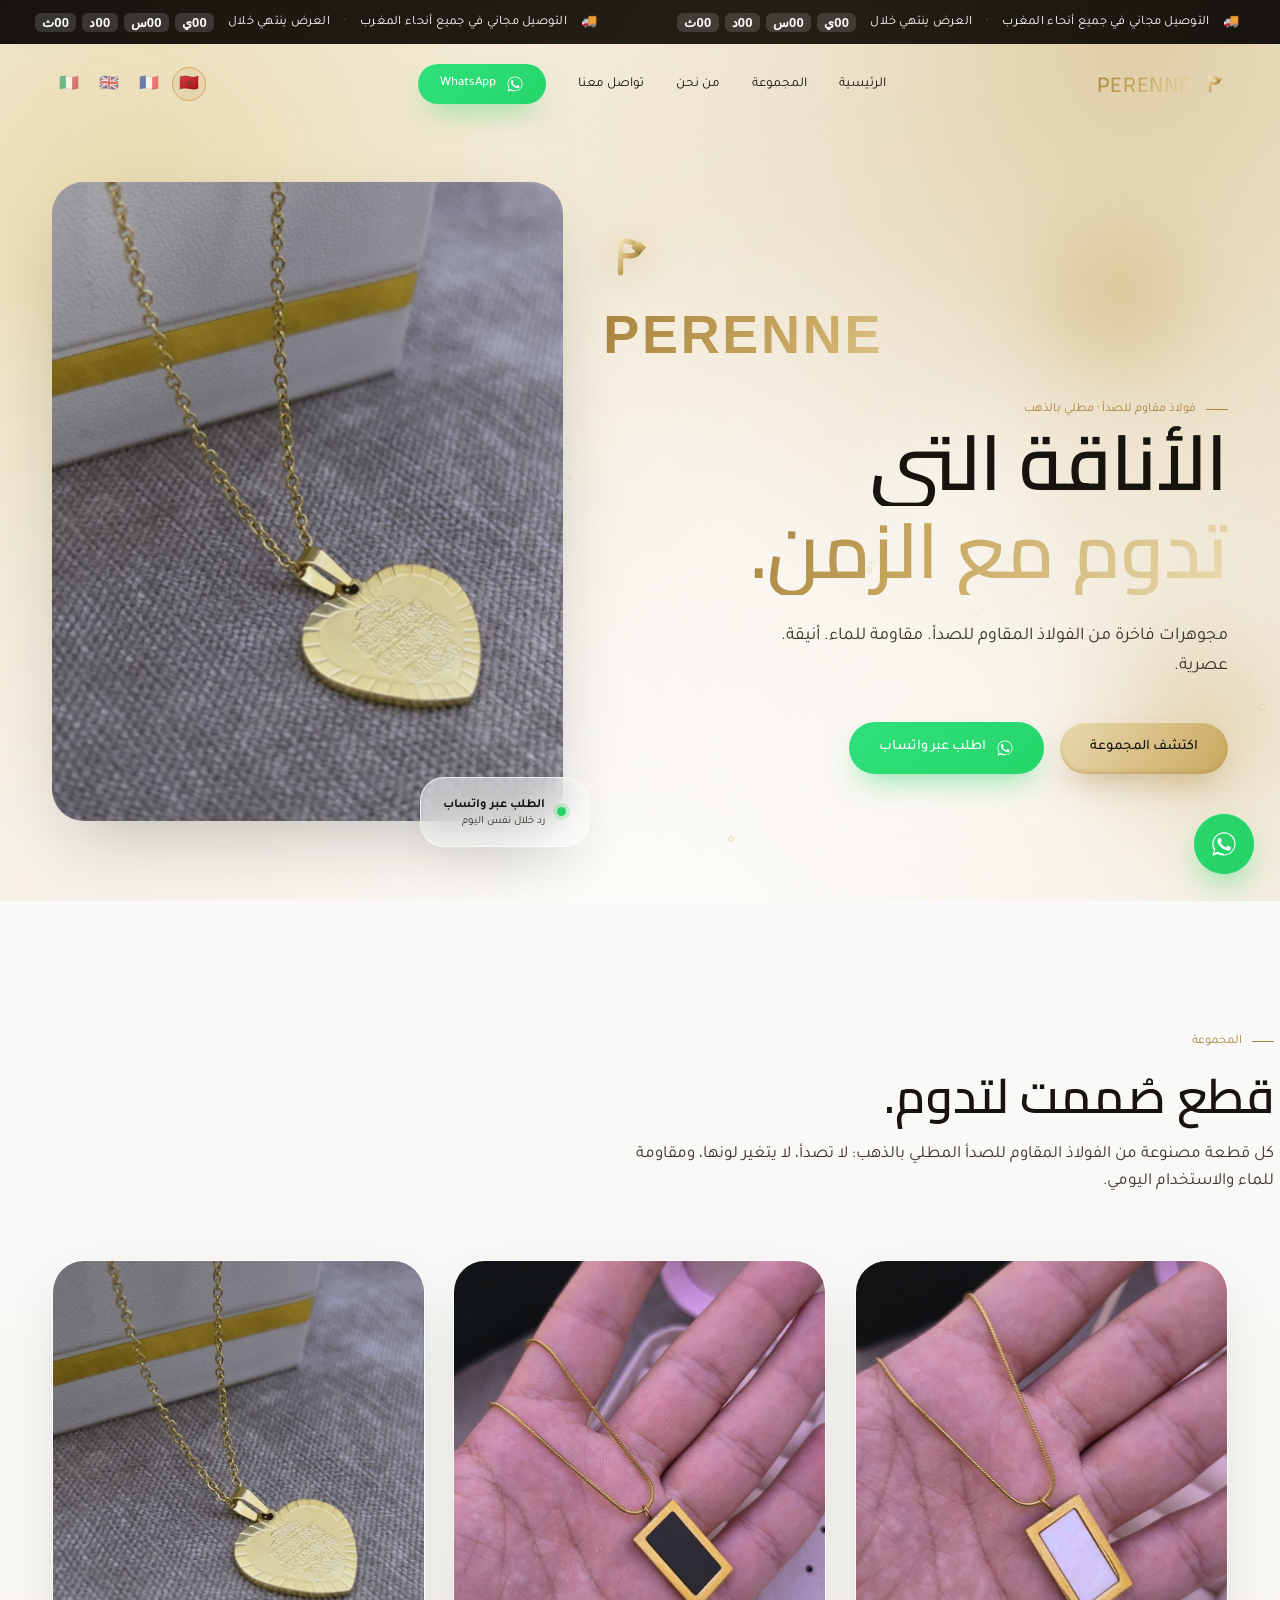
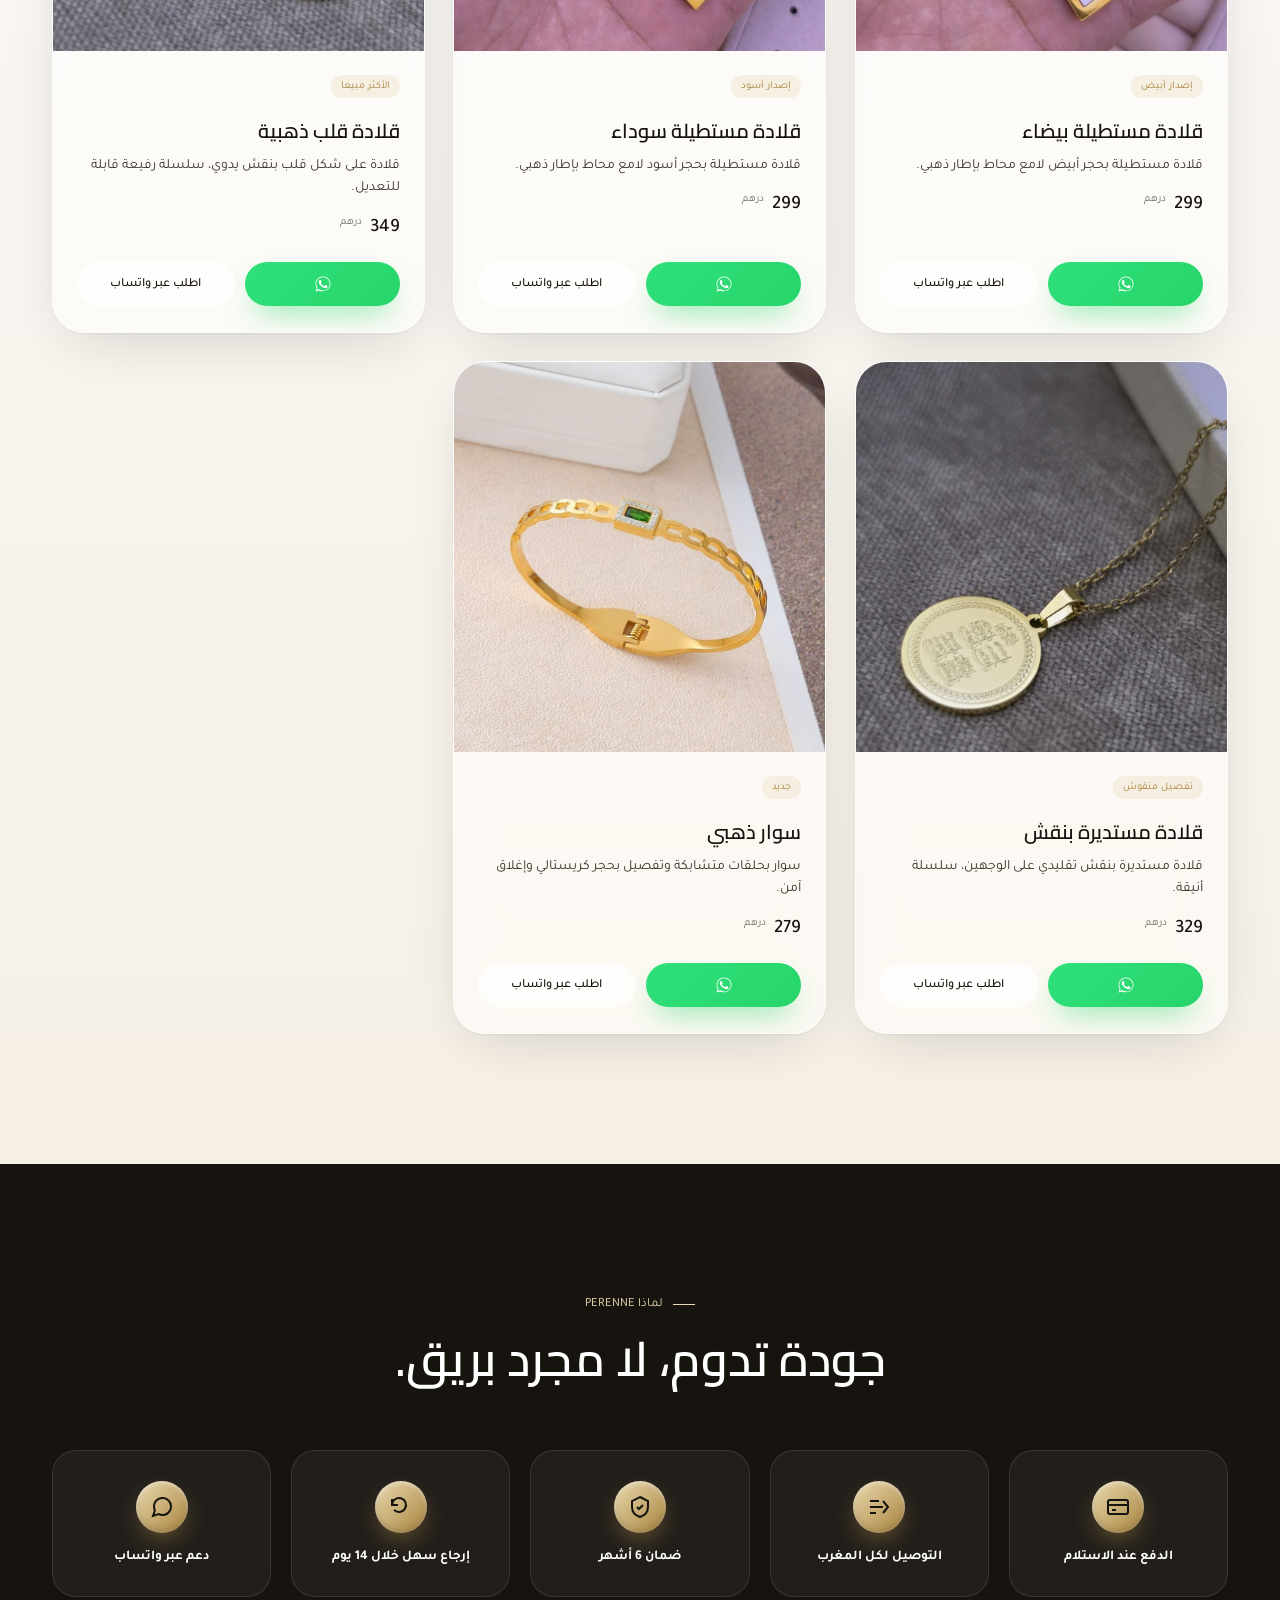
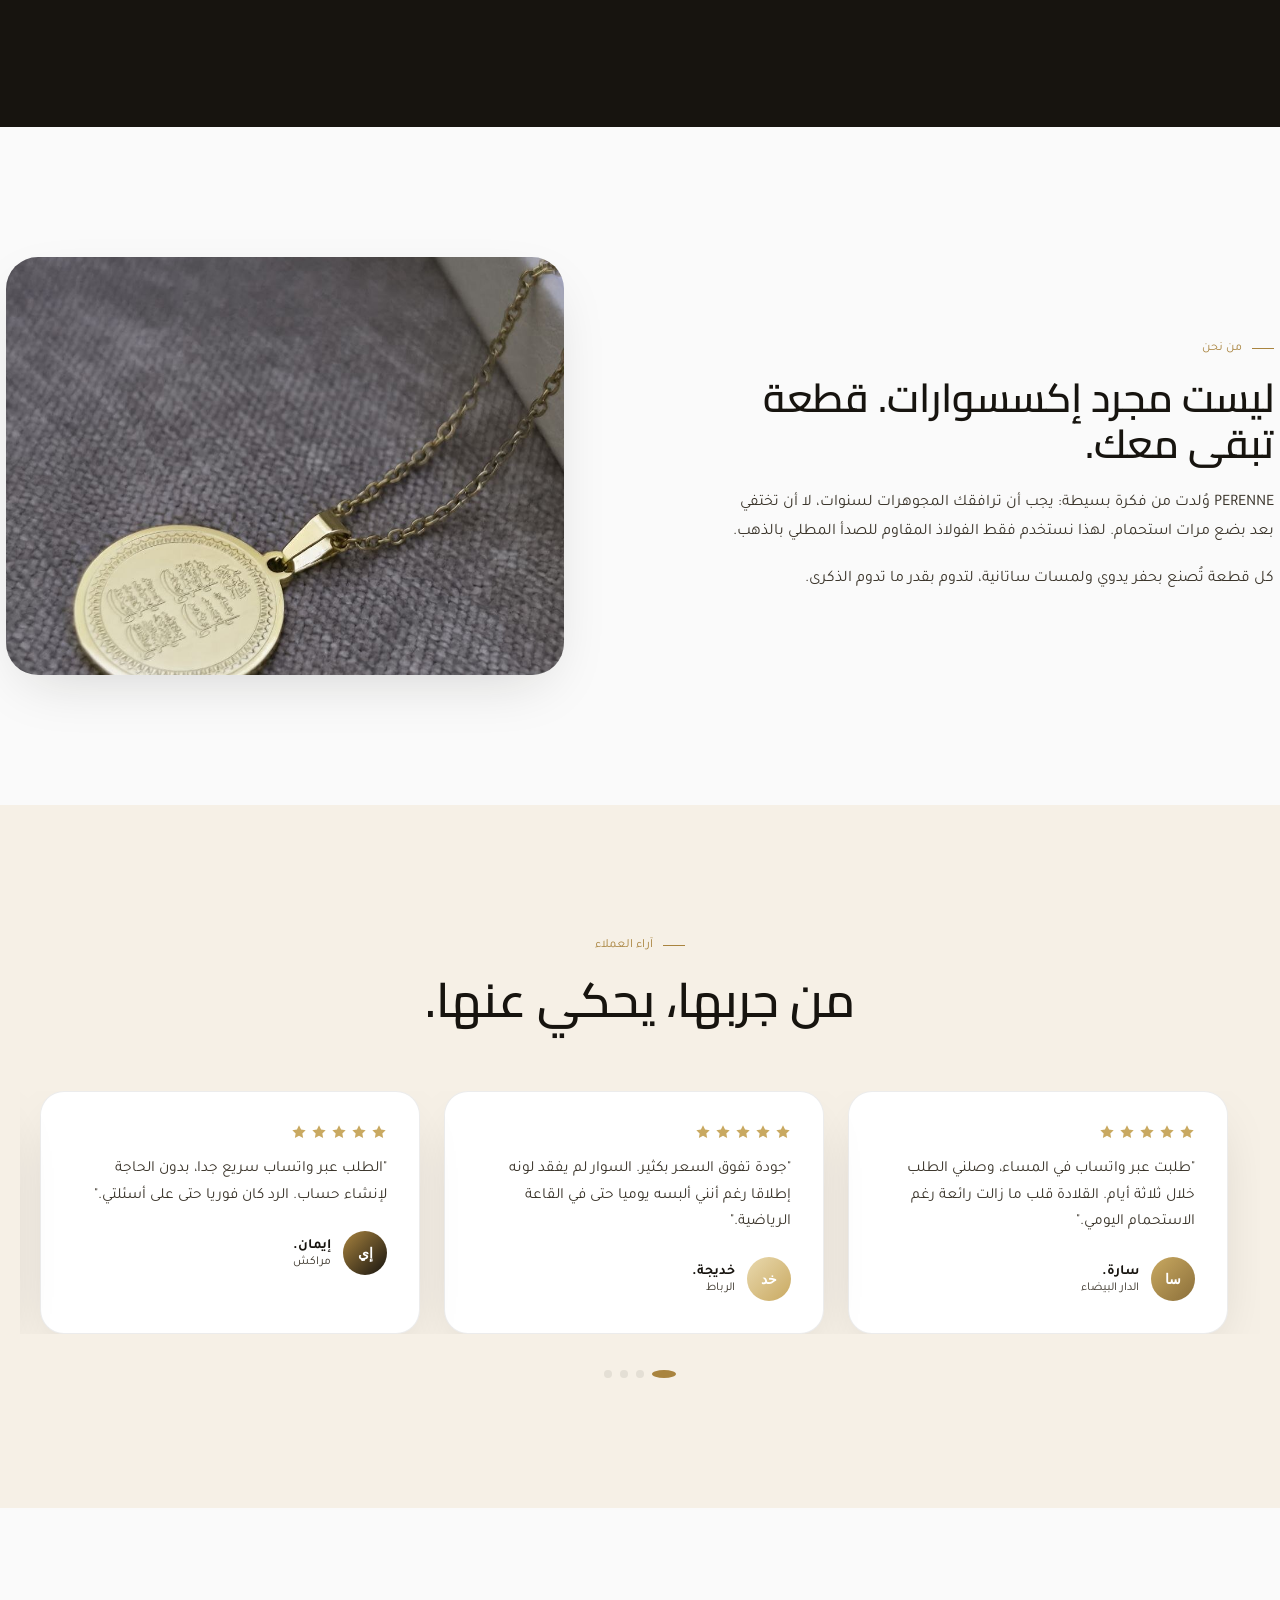
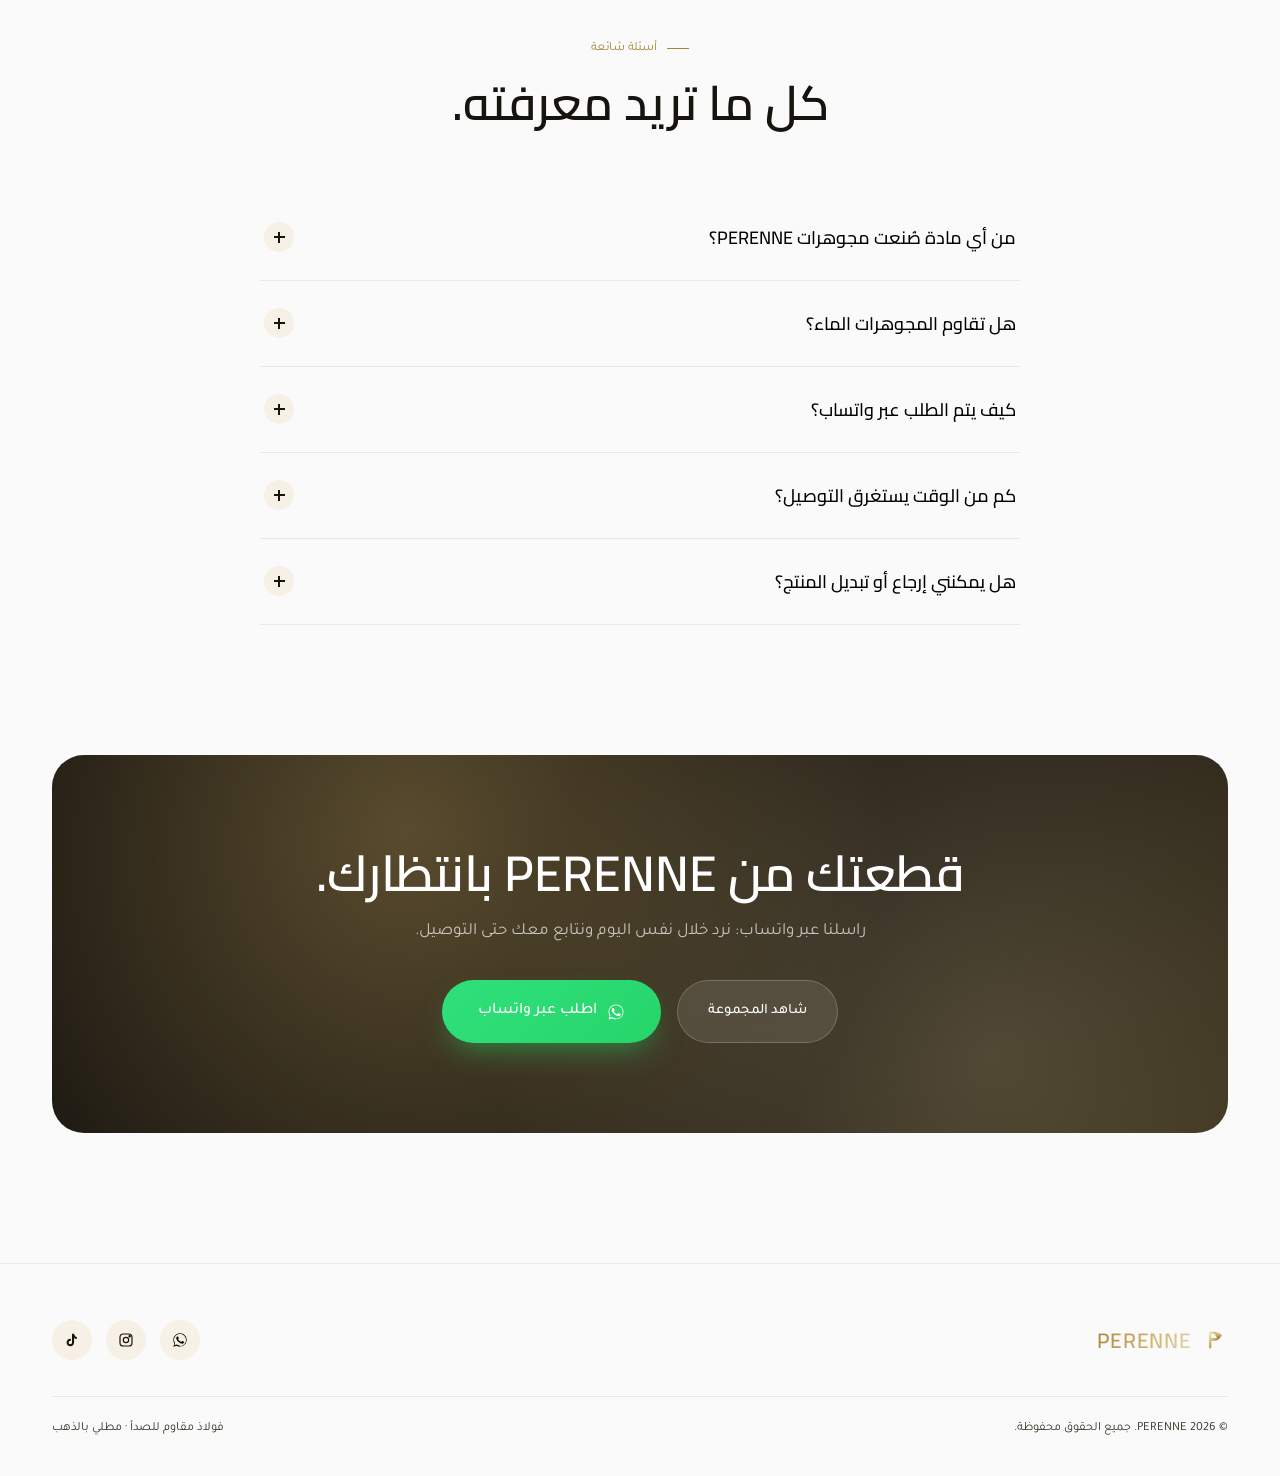
<file: index.html>
<!DOCTYPE html>
<html lang="ar" dir="rtl">
<head>
<meta charset="UTF-8">
<meta name="viewport" content="width=device-width, initial-scale=1.0, viewport-fit=cover">
<title id="metaTitle">PERENNE — مجوهرات من الفولاذ المطلي بالذهب</title>
<meta id="metaDesc" name="description" content="PERENNE — مجوهرات فاخرة من الفولاذ المقاوم للصدأ مطلية بالذهب. مقاومة للماء ولا تفقد لونها. اطلب مباشرة عبر واتساب.">
<meta name="theme-color" content="#FAFAFA">
<meta property="og:title" content="PERENNE">
<link rel="preconnect" href="https://api.fontshare.com">
<link rel="preconnect" href="https://fonts.googleapis.com">
<link rel="preconnect" href="https://fonts.gstatic.com" crossorigin>
<link rel="stylesheet" href="https://api.fontshare.com/v2/css?f[]=clash-display@600,500,400&f[]=general-sans@600,500,400&f[]=space-grotesk@500,400&display=swap">
<link rel="stylesheet" href="https://fonts.googleapis.com/css2?family=Cairo:wght@400;500;600;700&family=Tajawal:wght@400;500;700&display=swap">
<link rel="icon" type="image/svg+xml" href="data:image/svg+xml,%3Csvg%20xmlns%3D%27http%3A//www.w3.org/2000/svg%27%20viewBox%3D%270%200%2064%2064%27%3E%3Crect%20width%3D%2764%27%20height%3D%2764%27%20rx%3D%2716%27%20fill%3D%27%2317140F%27/%3E%3Cpath%20d%3D%27M20%2C50%20L20%2C14%20C33%2C13%2041%2C18%2041%2C24%20C41%2C30%2032%2C32.5%2020%2C29.5%27%20fill%3D%27none%27%20stroke%3D%27%23C9A961%27%20stroke-width%3D%275%27%20stroke-linecap%3D%27round%27%20stroke-linejoin%3D%27round%27/%3E%3Cg%20transform%3D%27rotate%2845%2041%2021%29%27%3E%3Crect%20x%3D%2736%27%20y%3D%2716%27%20width%3D%2710%27%20height%3D%2710%27%20fill%3D%27%23C9A961%27/%3E%3C/g%3E%3C/svg%3E">
<link rel="canonical" href="https://tuosito.com/">
<meta property="og:type" content="website">
<meta property="og:url" content="https://tuosito.com/">
<meta property="og:site_name" content="PERENNE">
<meta name="twitter:card" content="summary">
<meta name="twitter:title" content="PERENNE">
<meta name="robots" content="index, follow">
<link rel="stylesheet" href="style.css">
</head>
<body>
<svg width="0" height="0" style="position:absolute" aria-hidden="true">
  <defs>
    <linearGradient id="logoGold" x1="0%" y1="0%" x2="100%" y2="100%">
      <stop offset="0%" stop-color="#F3E4BC"/>
      <stop offset="45%" stop-color="#C9A961"/>
      <stop offset="100%" stop-color="#8B6F3A"/>
    </linearGradient>
  </defs>
</svg>

<div id="topbar">
  <div class="topbar-inner">
    <div class="marquee-track" id="marqueeTrack"></div>
  </div>
</div>

<nav id="navbar">
  <div class="container nav-inner">
    <a href="#hero" class="logo"><svg class="logo-icon" viewBox="0 0 64 64" aria-hidden="true"><path d="M20,50 L20,14 C33,13 41,18 41,24 C41,30 32,32.5 20,29.5" fill="none" stroke="url(#logoGold)" stroke-width="6" stroke-linecap="round" stroke-linejoin="round"/><g transform="rotate(45 41 21)"><rect x="35" y="15" width="12" height="12" fill="url(#logoGold)"/></g></svg><span class="logo-text">PERENNE</span></a>
    <div class="nav-links" id="navLinks">
      <a href="#hero" data-i18n="nav.home">الرئيسية</a>
      <a href="#collezione" data-i18n="nav.collection">المجموعة</a>
      <a href="#chi-siamo" data-i18n="nav.about">من نحن</a>
      <a href="#faq" data-i18n="nav.contact">تواصل معنا</a>
      <a href="#" class="btn btn-wa" data-wa-generic>
        <svg viewBox="0 0 24 24"><path d="M17.5 14.4c-.3-.1-1.7-.9-2-1-.3-.1-.5-.1-.6.1-.2.3-.7 1-.9 1.2-.2.2-.3.2-.6.1-.3-.1-1.3-.5-2.4-1.5-.9-.8-1.5-1.8-1.7-2.1-.2-.3 0-.5.1-.6.1-.1.3-.3.4-.5.1-.1.2-.3.3-.4.1-.2 0-.3 0-.5s-.6-1.5-.9-2c-.2-.5-.5-.4-.6-.4h-.5c-.2 0-.5.1-.7.3-.3.3-1 1-1 2.4s1 2.8 1.2 3c.1.2 2 3.1 4.9 4.3.7.3 1.2.5 1.6.6.7.2 1.3.2 1.8.1.5-.1 1.7-.7 1.9-1.3.2-.7.2-1.2.2-1.3-.1-.1-.3-.2-.6-.3z"/><path d="M12 2C6.5 2 2 6.5 2 12c0 1.9.5 3.7 1.5 5.3L2 22l4.8-1.5c1.5.8 3.3 1.3 5.2 1.3 5.5 0 10-4.5 10-10S17.5 2 12 2zm0 18.3c-1.7 0-3.4-.5-4.8-1.4l-.3-.2-3.2 1 1-3.2-.2-.3C3.5 14.7 3 13.4 3 12c0-4.9 4.1-9 9-9s9 4.1 9 9-4.1 9-9 9z"/></svg>
        <span>WhatsApp</span>
      </a>
      <div class="lang-switch" id="langSwitchMobile"></div>
    </div>
    <div class="nav-right">
      <div class="lang-switch" id="langSwitchDesktop"></div>
      <button class="burger" id="burgerBtn" aria-label="Menu"><span></span></button>
    </div>
  </div>
</nav>

<section id="hero">
  <div class="hero-bg"></div>
  <div class="hero-orb o1"></div>
  <div class="hero-orb o2"></div>
  <div class="hero-orb o3"></div>
  <div id="heroParticles" style="position:absolute;inset:0;overflow:hidden;pointer-events:none;"></div>
  <div class="container hero-grid">
    <div class="hero-copy">
      <div class="hero-brand">
        <div class="hero-brand-glow"></div>
        <svg class="hero-brand-icon" viewBox="0 0 64 64" aria-hidden="true"><path d="M20,50 L20,14 C33,13 41,18 41,24 C41,30 32,32.5 20,29.5" fill="none" stroke="url(#logoGold)" stroke-width="6" stroke-linecap="round" stroke-linejoin="round"/><g transform="rotate(45 41 21)"><rect x="35" y="15" width="12" height="12" fill="url(#logoGold)"/></g></svg>
        <div class="hero-brand-word">PERENNE</div>
      </div>
      <div class="eyebrow reveal" data-i18n="hero.eyebrow">فولاذ مقاوم للصدأ · مطلي بالذهب</div>
      <h1 class="hero-title">
        <span class="line"><span data-i18n="hero.title1">الأناقة التي</span></span>
        <span class="line"><span class="accent" data-i18n="hero.title2">تدوم مع الزمن.</span></span>
      </h1>
      <p class="hero-sub reveal" style="transition-delay:.3s" data-i18n="hero.sub">مجوهرات فاخرة من الفولاذ المقاوم للصدأ. مقاومة للماء. أنيقة. عصرية.</p>
      <div class="hero-actions reveal" style="transition-delay:.4s">
        <a href="#collezione" class="btn btn-gold" data-i18n="hero.cta1">اكتشف المجموعة</a>
        <a href="#" class="btn btn-wa" data-wa-generic>
          <svg viewBox="0 0 24 24"><path d="M17.5 14.4c-.3-.1-1.7-.9-2-1-.3-.1-.5-.1-.6.1-.2.3-.7 1-.9 1.2-.2.2-.3.2-.6.1-.3-.1-1.3-.5-2.4-1.5-.9-.8-1.5-1.8-1.7-2.1-.2-.3 0-.5.1-.6.1-.1.3-.3.4-.5.1-.1.2-.3.3-.4.1-.2 0-.3 0-.5s-.6-1.5-.9-2c-.2-.5-.5-.4-.6-.4h-.5c-.2 0-.5.1-.7.3-.3.3-1 1-1 2.4s1 2.8 1.2 3c.1.2 2 3.1 4.9 4.3.7.3 1.2.5 1.6.6.7.2 1.3.2 1.8.1.5-.1 1.7-.7 1.9-1.3.2-.7.2-1.2.2-1.3-.1-.1-.3-.2-.6-.3z"/><path d="M12 2C6.5 2 2 6.5 2 12c0 1.9.5 3.7 1.5 5.3L2 22l4.8-1.5c1.5.8 3.3 1.3 5.2 1.3 5.5 0 10-4.5 10-10S17.5 2 12 2zm0 18.3c-1.7 0-3.4-.5-4.8-1.4l-.3-.2-3.2 1 1-3.2-.2-.3C3.5 14.7 3 13.4 3 12c0-4.9 4.1-9 9-9s9 4.1 9 9-4.1 9-9 9z"/></svg>
          <span data-i18n="hero.cta2">اطلب عبر واتساب</span>
        </a>
      </div>
    </div>
    <div class="hero-visual reveal-scale" id="heroVisual">
      <div class="hero-card" id="heroParallax">
        <img src="" id="heroImg" alt="PERENNE" width="900" height="1125">
      </div>
      <div class="hero-float-badge">
        <span class="dot"></span>
        <div><b data-i18n="hero.badgeTitle">الطلب عبر واتساب</b><span data-i18n="hero.badgeSub">رد خلال نفس اليوم</span></div>
      </div>
    </div>
  </div>
</section>

<section id="collezione" class="section-pad">
  <div class="container">
    <div class="section-head reveal-left">
      <div class="eyebrow" data-i18n="collection.eyebrow">المجموعة</div>
      <h2 data-i18n="collection.title">قطع صُممت لتدوم.</h2>
      <p data-i18n="collection.sub">كل قطعة مصنوعة من الفولاذ المقاوم للصدأ المطلي بالذهب: لا تصدأ، لا يتغير لونها، ومقاومة للماء والاستخدام اليومي.</p>
    </div>
    <div class="product-grid" id="productGrid"></div>
  </div>
</section>

<section id="fiducia" class="section-pad">
  <div class="container">
    <div class="section-head center reveal">
      <div class="eyebrow" style="justify-content:center" data-i18n="trust.eyebrow">لماذا PERENNE</div>
      <h2 data-i18n="trust.title">جودة تدوم، لا مجرد بريق.</h2>
    </div>
    <div class="trust-grid stagger" id="trustGrid"></div>
  </div>
</section>

<section id="chi-siamo" class="section-pad">
  <div class="container" style="display:grid;grid-template-columns:1fr 1fr;gap:60px;align-items:center;">
    <div class="reveal-left">
      <div class="eyebrow" data-i18n="about.eyebrow">من نحن</div>
      <h2 style="font-size:clamp(26px,3.6vw,40px);margin-top:18px;margin-bottom:22px;" data-i18n="about.title">ليست مجرد إكسسوارات. قطعة تبقى معك.</h2>
      <p style="color:var(--ink-soft);line-height:1.8;font-size:16px;margin-bottom:18px;" data-i18n="about.p1">PERENNE وُلدت من فكرة بسيطة: يجب أن ترافقك المجوهرات لسنوات، لا أن تختفي بعد بضع مرات استحمام. لهذا نستخدم فقط الفولاذ المقاوم للصدأ المطلي بالذهب.</p>
      <p style="color:var(--ink-soft);line-height:1.8;font-size:16px;" data-i18n="about.p2">كل قطعة تُصنع بحفر يدوي ولمسات ساتانية، لتدوم بقدر ما تدوم الذكرى.</p>
    </div>
    <div class="reveal-right" style="border-radius:var(--radius-xl);overflow:hidden;box-shadow:var(--shadow-soft);aspect-ratio:4/3;">
      <img id="aboutImg" src="" alt="PERENNE" style="width:100%;height:100%;object-fit:cover;">
    </div>
  </div>
</section>

<section id="testimonianze" class="section-pad">
  <div class="container">
    <div class="section-head center reveal">
      <div class="eyebrow" style="justify-content:center" data-i18n="testimonials.eyebrow">آراء العملاء</div>
      <h2 data-i18n="testimonials.title">من جربها، يحكي عنها.</h2>
    </div>
  </div>
  <div class="container">
    <div class="t-track-wrap"><div class="t-track" id="tTrack"></div></div>
    <div class="t-dots" id="tDots"></div>
  </div>
</section>

<section id="faq" class="section-pad">
  <div class="container">
    <div class="section-head center reveal">
      <div class="eyebrow" style="justify-content:center" data-i18n="faq.eyebrow">أسئلة شائعة</div>
      <h2 data-i18n="faq.title">كل ما تريد معرفته.</h2>
    </div>
    <div class="faq-list reveal" id="faqList"></div>
  </div>
</section>

<div class="container">
  <div id="cta-finale" class="reveal-scale">
    <h2 data-i18n="ctaFinal.title">قطعتك من PERENNE بانتظارك.</h2>
    <p data-i18n="ctaFinal.sub">راسلنا عبر واتساب: نرد خلال نفس اليوم ونتابع معك حتى التوصيل.</p>
    <div class="btn-row">
      <a href="#collezione" class="btn btn-ghost" style="background:rgba(255,255,255,0.1);border-color:rgba(255,255,255,0.2);color:#fff;" data-i18n="ctaFinal.btn1">شاهد المجموعة</a>
      <a href="#" class="btn btn-wa btn-lg" data-wa-generic>
        <svg viewBox="0 0 24 24"><path d="M17.5 14.4c-.3-.1-1.7-.9-2-1-.3-.1-.5-.1-.6.1-.2.3-.7 1-.9 1.2-.2.2-.3.2-.6.1-.3-.1-1.3-.5-2.4-1.5-.9-.8-1.5-1.8-1.7-2.1-.2-.3 0-.5.1-.6.1-.1.3-.3.4-.5.1-.1.2-.3.3-.4.1-.2 0-.3 0-.5s-.6-1.5-.9-2c-.2-.5-.5-.4-.6-.4h-.5c-.2 0-.5.1-.7.3-.3.3-1 1-1 2.4s1 2.8 1.2 3c.1.2 2 3.1 4.9 4.3.7.3 1.2.5 1.6.6.7.2 1.3.2 1.8.1.5-.1 1.7-.7 1.9-1.3.2-.7.2-1.2.2-1.3-.1-.1-.3-.2-.6-.3z"/><path d="M12 2C6.5 2 2 6.5 2 12c0 1.9.5 3.7 1.5 5.3L2 22l4.8-1.5c1.5.8 3.3 1.3 5.2 1.3 5.5 0 10-4.5 10-10S17.5 2 12 2zm0 18.3c-1.7 0-3.4-.5-4.8-1.4l-.3-.2-3.2 1 1-3.2-.2-.3C3.5 14.7 3 13.4 3 12c0-4.9 4.1-9 9-9s9 4.1 9 9-4.1 9-9 9z"/></svg>
        <span data-i18n="hero.cta2">اطلب عبر واتساب</span>
      </a>
    </div>
  </div>
</div>

<footer>
  <div class="container">
    <div class="footer-inner">
      <a href="#hero" class="logo"><svg class="logo-icon" viewBox="0 0 64 64" aria-hidden="true"><path d="M20,50 L20,14 C33,13 41,18 41,24 C41,30 32,32.5 20,29.5" fill="none" stroke="url(#logoGold)" stroke-width="6" stroke-linecap="round" stroke-linejoin="round"/><g transform="rotate(45 41 21)"><rect x="35" y="15" width="12" height="12" fill="url(#logoGold)"/></g></svg><span class="logo-text">PERENNE</span></a>
      <div class="footer-social">
        <a href="#" data-wa-generic aria-label="WhatsApp"><svg viewBox="0 0 24 24"><path d="M17.5 14.4c-.3-.1-1.7-.9-2-1-.3-.1-.5-.1-.6.1-.2.3-.7 1-.9 1.2-.2.2-.3.2-.6.1-.3-.1-1.3-.5-2.4-1.5-.9-.8-1.5-1.8-1.7-2.1-.2-.3 0-.5.1-.6.1-.1.3-.3.4-.5.1-.1.2-.3.3-.4.1-.2 0-.3 0-.5s-.6-1.5-.9-2c-.2-.5-.5-.4-.6-.4h-.5c-.2 0-.5.1-.7.3-.3.3-1 1-1 2.4s1 2.8 1.2 3c.1.2 2 3.1 4.9 4.3.7.3 1.2.5 1.6.6.7.2 1.3.2 1.8.1.5-.1 1.7-.7 1.9-1.3.2-.7.2-1.2.2-1.3-.1-.1-.3-.2-.6-.3z"/><path d="M12 2C6.5 2 2 6.5 2 12c0 1.9.5 3.7 1.5 5.3L2 22l4.8-1.5c1.5.8 3.3 1.3 5.2 1.3 5.5 0 10-4.5 10-10S17.5 2 12 2zm0 18.3c-1.7 0-3.4-.5-4.8-1.4l-.3-.2-3.2 1 1-3.2-.2-.3C3.5 14.7 3 13.4 3 12c0-4.9 4.1-9 9-9s9 4.1 9 9-4.1 9-9 9z"/></svg></a>
        <a href="#" aria-label="Instagram"><svg viewBox="0 0 24 24" fill="none" stroke="currentColor" stroke-width="1.8"><rect x="3" y="3" width="18" height="18" rx="5"/><circle cx="12" cy="12" r="4"/><circle cx="17.5" cy="6.5" r="1"/></svg></a>
        <a href="#" aria-label="TikTok"><svg viewBox="0 0 24 24" fill="currentColor"><path d="M16.6 5.8c-.9-.8-1.4-1.9-1.5-3.1h-3.1v13.1c0 1.4-1.1 2.5-2.5 2.5s-2.5-1.1-2.5-2.5 1.1-2.5 2.5-2.5c.3 0 .5 0 .8.1v-3.2c-.3 0-.5-.1-.8-.1-3.1 0-5.6 2.5-5.6 5.6s2.5 5.6 5.6 5.6 5.6-2.5 5.6-5.6V9.1c1.2.9 2.7 1.4 4.2 1.4V7.4c-.9 0-1.9-.3-2.7-.9z"/></svg></a>
      </div>
    </div>
    <div class="footer-bottom">
      <span data-i18n="footer.rights">© 2026 PERENNE. جميع الحقوق محفوظة.</span>
      <span data-i18n="footer.tagline">فولاذ مقاوم للصدأ · مطلي بالذهب</span>
    </div>
  </div>
</footer>

<a id="wa-float" href="#" data-wa-generic aria-label="WhatsApp">
  <svg viewBox="0 0 24 24"><path d="M17.5 14.4c-.3-.1-1.7-.9-2-1-.3-.1-.5-.1-.6.1-.2.3-.7 1-.9 1.2-.2.2-.3.2-.6.1-.3-.1-1.3-.5-2.4-1.5-.9-.8-1.5-1.8-1.7-2.1-.2-.3 0-.5.1-.6.1-.1.3-.3.4-.5.1-.1.2-.3.3-.4.1-.2 0-.3 0-.5s-.6-1.5-.9-2c-.2-.5-.5-.4-.6-.4h-.5c-.2 0-.5.1-.7.3-.3.3-1 1-1 2.4s1 2.8 1.2 3c.1.2 2 3.1 4.9 4.3.7.3 1.2.5 1.6.6.7.2 1.3.2 1.8.1.5-.1 1.7-.7 1.9-1.3.2-.7.2-1.2.2-1.3-.1-.1-.3-.2-.6-.3z"/><path d="M12 2C6.5 2 2 6.5 2 12c0 1.9.5 3.7 1.5 5.3L2 22l4.8-1.5c1.5.8 3.3 1.3 5.2 1.3 5.5 0 10-4.5 10-10S17.5 2 12 2zm0 18.3c-1.7 0-3.4-.5-4.8-1.4l-.3-.2-3.2 1 1-3.2-.2-.3C3.5 14.7 3 13.4 3 12c0-4.9 4.1-9 9-9s9 4.1 9 9-4.1 9-9 9z"/></svg>
</a>

<script src="script.js"></script>
</body>
</html>
</file>
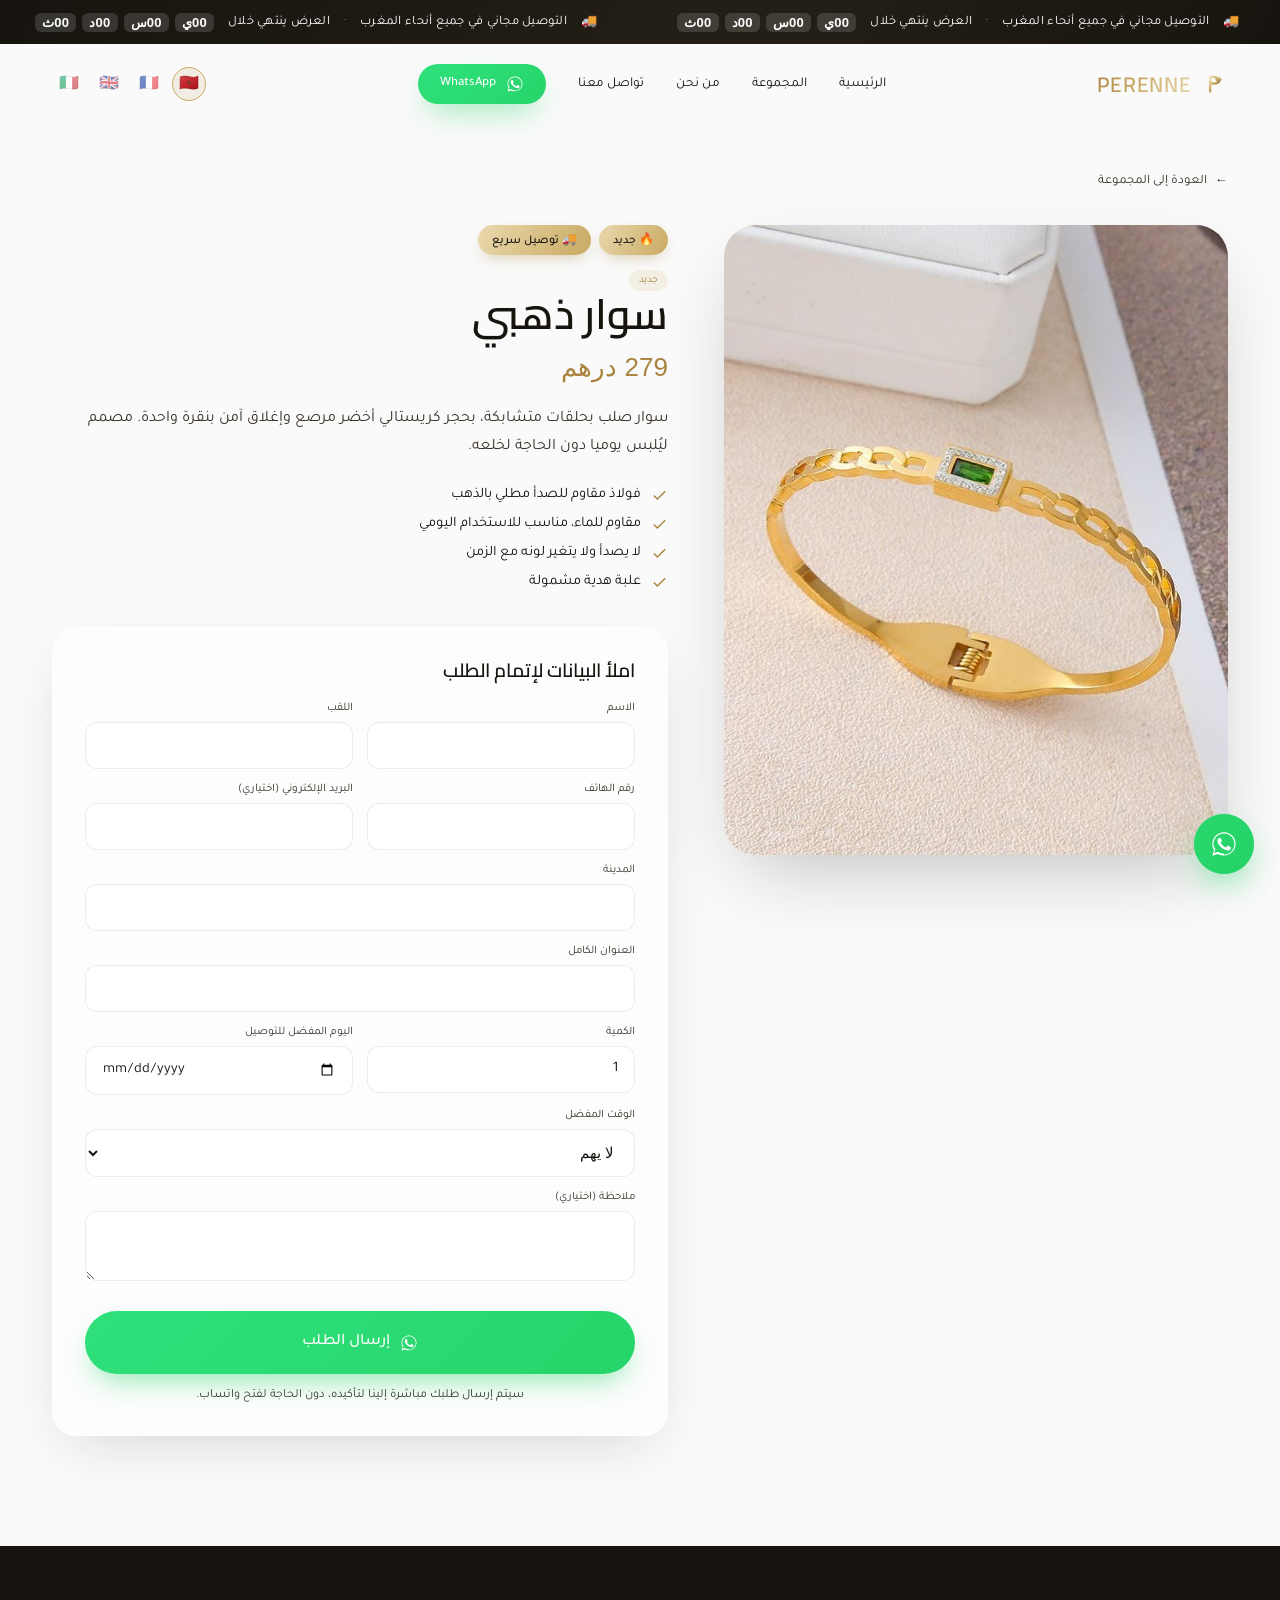
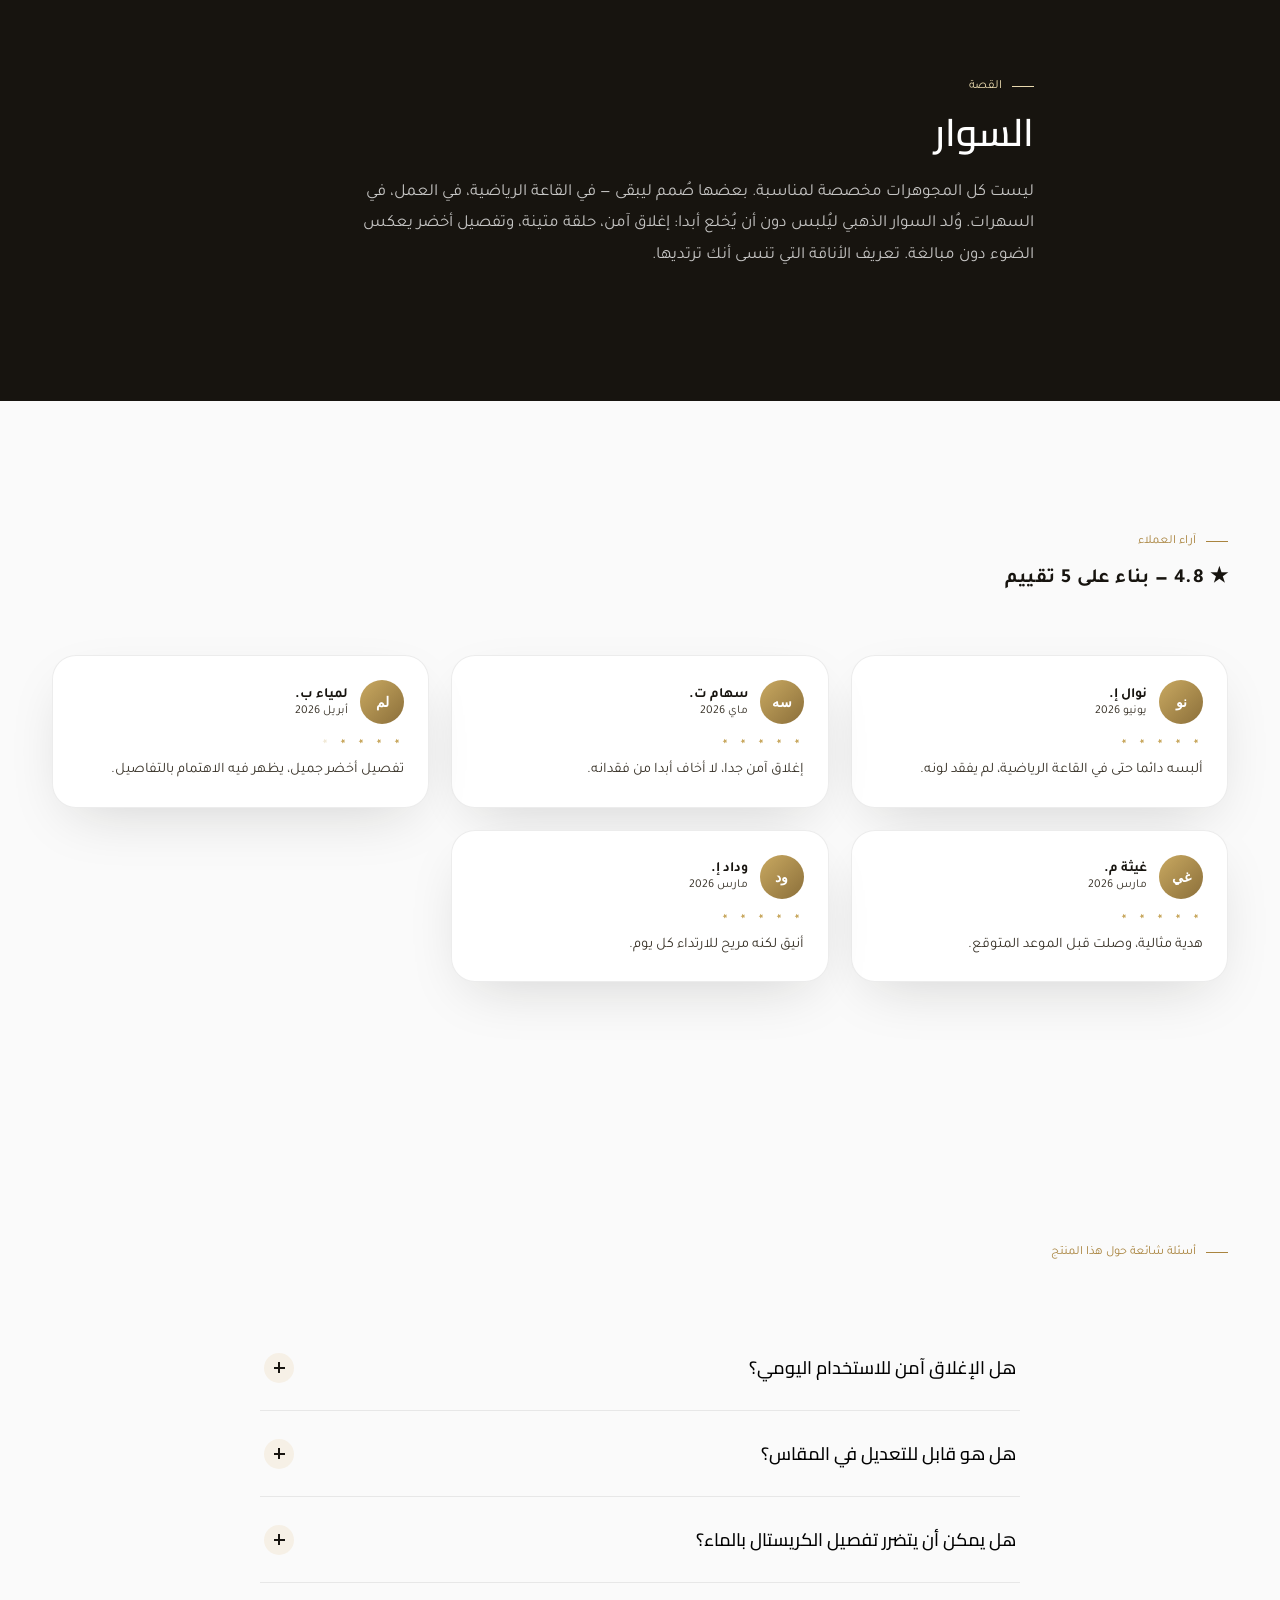
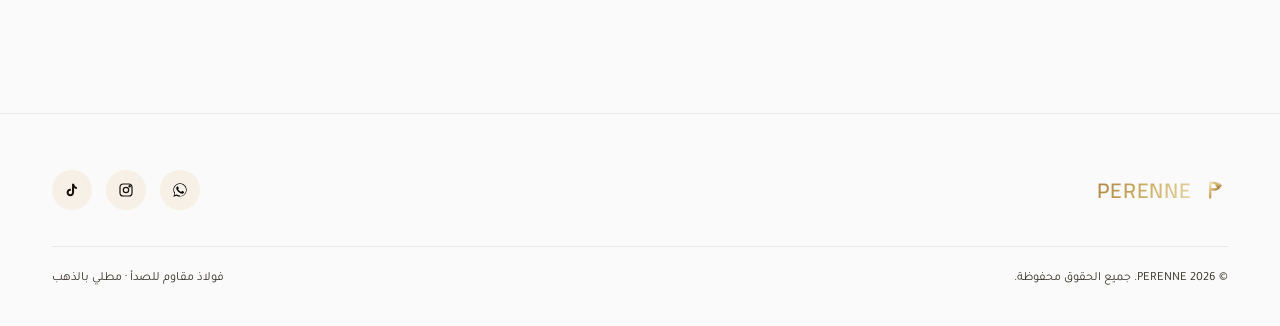
<file: prodotto-bracciale-dorato.html>
<!DOCTYPE html>
<html lang="ar" dir="rtl">
<head>
<meta charset="UTF-8">
<meta name="viewport" content="width=device-width, initial-scale=1.0, viewport-fit=cover">
<title id="metaTitle">PERENNE — مجوهرات من الفولاذ المطلي بالذهب</title>
<meta id="metaDesc" name="description" content="PERENNE — مجوهرات فاخرة من الفولاذ المقاوم للصدأ مطلية بالذهب. مقاومة للماء ولا تفقد لونها. اطلب مباشرة عبر واتساب.">
<meta name="theme-color" content="#FAFAFA">
<meta property="og:title" content="PERENNE">
<link rel="preconnect" href="https://api.fontshare.com">
<link rel="preconnect" href="https://fonts.googleapis.com">
<link rel="preconnect" href="https://fonts.gstatic.com" crossorigin>
<link rel="stylesheet" href="https://api.fontshare.com/v2/css?f[]=clash-display@600,500,400&f[]=general-sans@600,500,400&f[]=space-grotesk@500,400&display=swap">
<link rel="stylesheet" href="https://fonts.googleapis.com/css2?family=Cairo:wght@400;500;600;700&family=Tajawal:wght@400;500;700&display=swap">
<link rel="icon" type="image/svg+xml" href="data:image/svg+xml,%3Csvg%20xmlns%3D%27http%3A//www.w3.org/2000/svg%27%20viewBox%3D%270%200%2064%2064%27%3E%3Crect%20width%3D%2764%27%20height%3D%2764%27%20rx%3D%2716%27%20fill%3D%27%2317140F%27/%3E%3Cpath%20d%3D%27M20%2C50%20L20%2C14%20C33%2C13%2041%2C18%2041%2C24%20C41%2C30%2032%2C32.5%2020%2C29.5%27%20fill%3D%27none%27%20stroke%3D%27%23C9A961%27%20stroke-width%3D%275%27%20stroke-linecap%3D%27round%27%20stroke-linejoin%3D%27round%27/%3E%3Cg%20transform%3D%27rotate%2845%2041%2021%29%27%3E%3Crect%20x%3D%2736%27%20y%3D%2716%27%20width%3D%2710%27%20height%3D%2710%27%20fill%3D%27%23C9A961%27/%3E%3C/g%3E%3C/svg%3E">
<link rel="canonical" href="https://tuosito.com/prodotto-bracciale-dorato.html">
<meta property="og:type" content="product">
<meta property="og:url" content="https://tuosito.com/prodotto-bracciale-dorato.html">
<meta property="og:site_name" content="PERENNE">
<meta name="twitter:card" content="summary">
<meta name="twitter:title" content="Bracciale Dorato — PERENNE">
<meta name="robots" content="index, follow">
<script type="application/ld+json">
{
  "@context": "https://schema.org",
  "@type": "Product",
  "name": "Bracciale Dorato",
  "brand": {"@type": "Brand", "name": "PERENNE"},
  "description": "Gioiello PERENNE in acciaio inossidabile placcato oro.",
  "offers": {
    "@type": "Offer",
    "priceCurrency": "MAD",
    "price": "279",
    "availability": "https://schema.org/InStock",
    "url": "https://tuosito.com/prodotto-bracciale-dorato.html"
  }
}
</script>
<script type="application/ld+json">
{
  "@context": "https://schema.org",
  "@type": "BreadcrumbList",
  "itemListElement": [
    {"@type": "ListItem", "position": 1, "name": "PERENNE", "item": "https://tuosito.com/"},
    {"@type": "ListItem", "position": 2, "name": "Bracciale Dorato", "item": "https://tuosito.com/prodotto-bracciale-dorato.html"}
  ]
}
</script>
<link rel="stylesheet" href="style.css">
</head>
<body>
<svg width="0" height="0" style="position:absolute" aria-hidden="true">
  <defs>
    <linearGradient id="logoGold" x1="0%" y1="0%" x2="100%" y2="100%">
      <stop offset="0%" stop-color="#F3E4BC"/>
      <stop offset="45%" stop-color="#C9A961"/>
      <stop offset="100%" stop-color="#8B6F3A"/>
    </linearGradient>
  </defs>
</svg>

<div id="topbar">
  <div class="topbar-inner">
    <div class="marquee-track" id="marqueeTrack"></div>
  </div>
</div>

<nav id="navbar">
  <div class="container nav-inner">
    <a href="index.html" class="logo"><svg class="logo-icon" viewBox="0 0 64 64" aria-hidden="true"><path d="M20,50 L20,14 C33,13 41,18 41,24 C41,30 32,32.5 20,29.5" fill="none" stroke="url(#logoGold)" stroke-width="6" stroke-linecap="round" stroke-linejoin="round"/><g transform="rotate(45 41 21)"><rect x="35" y="15" width="12" height="12" fill="url(#logoGold)"/></g></svg><span class="logo-text">PERENNE</span></a>
    <div class="nav-links" id="navLinks">
      <a href="index.html#hero" data-i18n="nav.home">الرئيسية</a>
      <a href="index.html#collezione" data-i18n="nav.collection">المجموعة</a>
      <a href="index.html#chi-siamo" data-i18n="nav.about">من نحن</a>
      <a href="index.html#faq" data-i18n="nav.contact">تواصل معنا</a>
      <a href="#" class="btn btn-wa" data-wa-generic>
        <svg viewBox="0 0 24 24"><path d="M17.5 14.4c-.3-.1-1.7-.9-2-1-.3-.1-.5-.1-.6.1-.2.3-.7 1-.9 1.2-.2.2-.3.2-.6.1-.3-.1-1.3-.5-2.4-1.5-.9-.8-1.5-1.8-1.7-2.1-.2-.3 0-.5.1-.6.1-.1.3-.3.4-.5.1-.1.2-.3.3-.4.1-.2 0-.3 0-.5s-.6-1.5-.9-2c-.2-.5-.5-.4-.6-.4h-.5c-.2 0-.5.1-.7.3-.3.3-1 1-1 2.4s1 2.8 1.2 3c.1.2 2 3.1 4.9 4.3.7.3 1.2.5 1.6.6.7.2 1.3.2 1.8.1.5-.1 1.7-.7 1.9-1.3.2-.7.2-1.2.2-1.3-.1-.1-.3-.2-.6-.3z"/><path d="M12 2C6.5 2 2 6.5 2 12c0 1.9.5 3.7 1.5 5.3L2 22l4.8-1.5c1.5.8 3.3 1.3 5.2 1.3 5.5 0 10-4.5 10-10S17.5 2 12 2zm0 18.3c-1.7 0-3.4-.5-4.8-1.4l-.3-.2-3.2 1 1-3.2-.2-.3C3.5 14.7 3 13.4 3 12c0-4.9 4.1-9 9-9s9 4.1 9 9-4.1 9-9 9z"/></svg>
        <span>WhatsApp</span>
      </a>
      <div class="lang-switch" id="langSwitchMobile"></div>
    </div>
    <div class="nav-right">
      <div class="lang-switch" id="langSwitchDesktop"></div>
      <button class="burger" id="burgerBtn" aria-label="Menu"><span></span></button>
    </div>
  </div>
</nav>
<section id="product-page" class="section-pad">
  <div class="container">
    <a href="index.html" class="back-link"><span class="arrow">→</span><span data-i18n="productPage.back">العودة إلى المجموعة</span></a>
    <div class="product-page-grid">
      <div class="product-page-gallery"><img id="ppImg" src="" alt=""></div>
      <div class="product-page-info">
        <div class="pp-badges" id="ppBadges"></div>
        <span class="p-tag" id="ppTag"></span>
        <h1 id="ppName"></h1>
        <div class="pp-price" id="ppPrice"></div>
        <p class="pp-desc" id="ppDesc"></p>
        <ul class="modal-features" id="ppFeatures"></ul>

        <div class="order-form-wrap">
          <h3 data-i18n="form.title">املأ البيانات لإتمام الطلب</h3>
          <form id="orderForm">
            <div class="form-row">
              <div class="field">
                <label data-i18n="form.firstName">الاسم</label>
                <input type="text" id="fFirstName" required>
              </div>
              <div class="field">
                <label data-i18n="form.lastName">اللقب</label>
                <input type="text" id="fLastName" required>
              </div>
            </div>
            <div class="form-row">
              <div class="field">
                <label data-i18n="form.phone">رقم الهاتف</label>
                <input type="tel" id="fPhone" required>
              </div>
              <div class="field">
                <label data-i18n="form.email">البريد الإلكتروني (اختياري)</label>
                <input type="email" id="fEmail">
              </div>
            </div>
            <div class="field">
              <label data-i18n="form.city">المدينة</label>
              <input type="text" id="fCity" required>
            </div>
            <div class="field">
              <label data-i18n="form.address">العنوان الكامل</label>
              <input type="text" id="fAddress" required>
            </div>
            <div class="form-row">
              <div class="field">
                <label data-i18n="form.quantity">الكمية</label>
                <input type="number" id="fQty" min="1" value="1" required>
              </div>
              <div class="field">
                <label data-i18n="form.day">اليوم المفضل للتوصيل</label>
                <input type="date" id="fDay">
              </div>
            </div>
            <div class="field">
              <label data-i18n="form.time">الوقت المفضل</label>
              <select id="fTime">
                <option value="" data-i18n="form.timeAny">لا يهم</option>
                <option value="morning" data-i18n="form.timeMorning">صباحا (9-12)</option>
                <option value="afternoon" data-i18n="form.timeAfternoon">بعد الظهر (12-17)</option>
                <option value="evening" data-i18n="form.timeEvening">مساء (17-20)</option>
              </select>
            </div>
            <div class="field">
              <label data-i18n="form.note">ملاحظة (اختياري)</label>
              <textarea id="fNote"></textarea>
            </div>
            <button type="submit" class="btn btn-wa btn-lg btn-block" id="formSubmitBtn">
              <svg viewBox="0 0 24 24"><path d="M17.5 14.4c-.3-.1-1.7-.9-2-1-.3-.1-.5-.1-.6.1-.2.3-.7 1-.9 1.2-.2.2-.3.2-.6.1-.3-.1-1.3-.5-2.4-1.5-.9-.8-1.5-1.8-1.7-2.1-.2-.3 0-.5.1-.6.1-.1.3-.3.4-.5.1-.1.2-.3.3-.4.1-.2 0-.3 0-.5s-.6-1.5-.9-2c-.2-.5-.5-.4-.6-.4h-.5c-.2 0-.5.1-.7.3-.3.3-1 1-1 2.4s1 2.8 1.2 3c.1.2 2 3.1 4.9 4.3.7.3 1.2.5 1.6.6.7.2 1.3.2 1.8.1.5-.1 1.7-.7 1.9-1.3.2-.7.2-1.2.2-1.3-.1-.1-.3-.2-.6-.3z"/><path d="M12 2C6.5 2 2 6.5 2 12c0 1.9.5 3.7 1.5 5.3L2 22l4.8-1.5c1.5.8 3.3 1.3 5.2 1.3 5.5 0 10-4.5 10-10S17.5 2 12 2zm0 18.3c-1.7 0-3.4-.5-4.8-1.4l-.3-.2-3.2 1 1-3.2-.2-.3C3.5 14.7 3 13.4 3 12c0-4.9 4.1-9 9-9s9 4.1 9 9-4.1 9-9 9z"/></svg>
              <span id="formSubmitLabel" data-i18n="form.submit">إرسال الطلب عبر واتساب</span>
            </button>
            <div id="formStatus" class="form-status" role="status" aria-live="polite"></div>
            <p class="form-note" data-i18n="form.note2">سيتم إرسال طلبك مباشرة إلينا لتأكيده، دون الحاجة لفتح واتساب.</p>
          </form>
        </div>
      </div>
    </div>
  </div>
</section>
<section id="pp-story" class="section-pad reveal-blur-section">
  <div class="container pp-story-inner">
    <div class="pp-story-text reveal-left">
      <div class="eyebrow" data-i18n="productPage.storyLabel">القصة</div>
      <h2 id="ppStoryTitle"></h2>
      <p id="ppStoryText"></p>
    </div>
  </div>
</section>

<section id="pp-reviews" class="section-pad">
  <div class="container">
    <div class="section-head reveal">
      <div class="eyebrow" data-i18n="productPage.reviewsLabel">آراء العملاء</div>
      <h2 id="ppReviewsSummary"></h2>
    </div>
    <div class="pp-reviews-grid" id="ppReviewsGrid"></div>
  </div>
</section>

<section id="pp-faq" class="section-pad">
  <div class="container">
    <div class="section-head reveal">
      <div class="eyebrow" data-i18n="productPage.faqLabel">أسئلة شائعة حول هذا المنتج</div>
    </div>
    <div class="faq-list" id="ppFaqList"></div>
  </div>
</section>

<footer>
  <div class="container">
    <div class="footer-inner">
      <a href="index.html" class="logo"><svg class="logo-icon" viewBox="0 0 64 64" aria-hidden="true"><path d="M20,50 L20,14 C33,13 41,18 41,24 C41,30 32,32.5 20,29.5" fill="none" stroke="url(#logoGold)" stroke-width="6" stroke-linecap="round" stroke-linejoin="round"/><g transform="rotate(45 41 21)"><rect x="35" y="15" width="12" height="12" fill="url(#logoGold)"/></g></svg><span class="logo-text">PERENNE</span></a>
      <div class="footer-social">
        <a href="#" data-wa-generic aria-label="WhatsApp"><svg viewBox="0 0 24 24"><path d="M17.5 14.4c-.3-.1-1.7-.9-2-1-.3-.1-.5-.1-.6.1-.2.3-.7 1-.9 1.2-.2.2-.3.2-.6.1-.3-.1-1.3-.5-2.4-1.5-.9-.8-1.5-1.8-1.7-2.1-.2-.3 0-.5.1-.6.1-.1.3-.3.4-.5.1-.1.2-.3.3-.4.1-.2 0-.3 0-.5s-.6-1.5-.9-2c-.2-.5-.5-.4-.6-.4h-.5c-.2 0-.5.1-.7.3-.3.3-1 1-1 2.4s1 2.8 1.2 3c.1.2 2 3.1 4.9 4.3.7.3 1.2.5 1.6.6.7.2 1.3.2 1.8.1.5-.1 1.7-.7 1.9-1.3.2-.7.2-1.2.2-1.3-.1-.1-.3-.2-.6-.3z"/><path d="M12 2C6.5 2 2 6.5 2 12c0 1.9.5 3.7 1.5 5.3L2 22l4.8-1.5c1.5.8 3.3 1.3 5.2 1.3 5.5 0 10-4.5 10-10S17.5 2 12 2zm0 18.3c-1.7 0-3.4-.5-4.8-1.4l-.3-.2-3.2 1 1-3.2-.2-.3C3.5 14.7 3 13.4 3 12c0-4.9 4.1-9 9-9s9 4.1 9 9-4.1 9-9 9z"/></svg></a>
        <a href="#" aria-label="Instagram"><svg viewBox="0 0 24 24" fill="none" stroke="currentColor" stroke-width="1.8"><rect x="3" y="3" width="18" height="18" rx="5"/><circle cx="12" cy="12" r="4"/><circle cx="17.5" cy="6.5" r="1"/></svg></a>
        <a href="#" aria-label="TikTok"><svg viewBox="0 0 24 24" fill="currentColor"><path d="M16.6 5.8c-.9-.8-1.4-1.9-1.5-3.1h-3.1v13.1c0 1.4-1.1 2.5-2.5 2.5s-2.5-1.1-2.5-2.5 1.1-2.5 2.5-2.5c.3 0 .5 0 .8.1v-3.2c-.3 0-.5-.1-.8-.1-3.1 0-5.6 2.5-5.6 5.6s2.5 5.6 5.6 5.6 5.6-2.5 5.6-5.6V9.1c1.2.9 2.7 1.4 4.2 1.4V7.4c-.9 0-1.9-.3-2.7-.9z"/></svg></a>
      </div>
    </div>
    <div class="footer-bottom">
      <span data-i18n="footer.rights">© 2026 PERENNE. جميع الحقوق محفوظة.</span>
      <span data-i18n="footer.tagline">فولاذ مقاوم للصدأ · مطلي بالذهب</span>
    </div>
  </div>
</footer>

<a id="wa-float" href="#" data-wa-generic aria-label="WhatsApp">
  <svg viewBox="0 0 24 24"><path d="M17.5 14.4c-.3-.1-1.7-.9-2-1-.3-.1-.5-.1-.6.1-.2.3-.7 1-.9 1.2-.2.2-.3.2-.6.1-.3-.1-1.3-.5-2.4-1.5-.9-.8-1.5-1.8-1.7-2.1-.2-.3 0-.5.1-.6.1-.1.3-.3.4-.5.1-.1.2-.3.3-.4.1-.2 0-.3 0-.5s-.6-1.5-.9-2c-.2-.5-.5-.4-.6-.4h-.5c-.2 0-.5.1-.7.3-.3.3-1 1-1 2.4s1 2.8 1.2 3c.1.2 2 3.1 4.9 4.3.7.3 1.2.5 1.6.6.7.2 1.3.2 1.8.1.5-.1 1.7-.7 1.9-1.3.2-.7.2-1.2.2-1.3-.1-.1-.3-.2-.6-.3z"/><path d="M12 2C6.5 2 2 6.5 2 12c0 1.9.5 3.7 1.5 5.3L2 22l4.8-1.5c1.5.8 3.3 1.3 5.2 1.3 5.5 0 10-4.5 10-10S17.5 2 12 2zm0 18.3c-1.7 0-3.4-.5-4.8-1.4l-.3-.2-3.2 1 1-3.2-.2-.3C3.5 14.7 3 13.4 3 12c0-4.9 4.1-9 9-9s9 4.1 9 9-4.1 9-9 9z"/></svg>
</a>

<script>const PRODUCT_ID = "bracciale-dorato";</script>
<script src="script.js"></script>
</body>
</html>
</file>
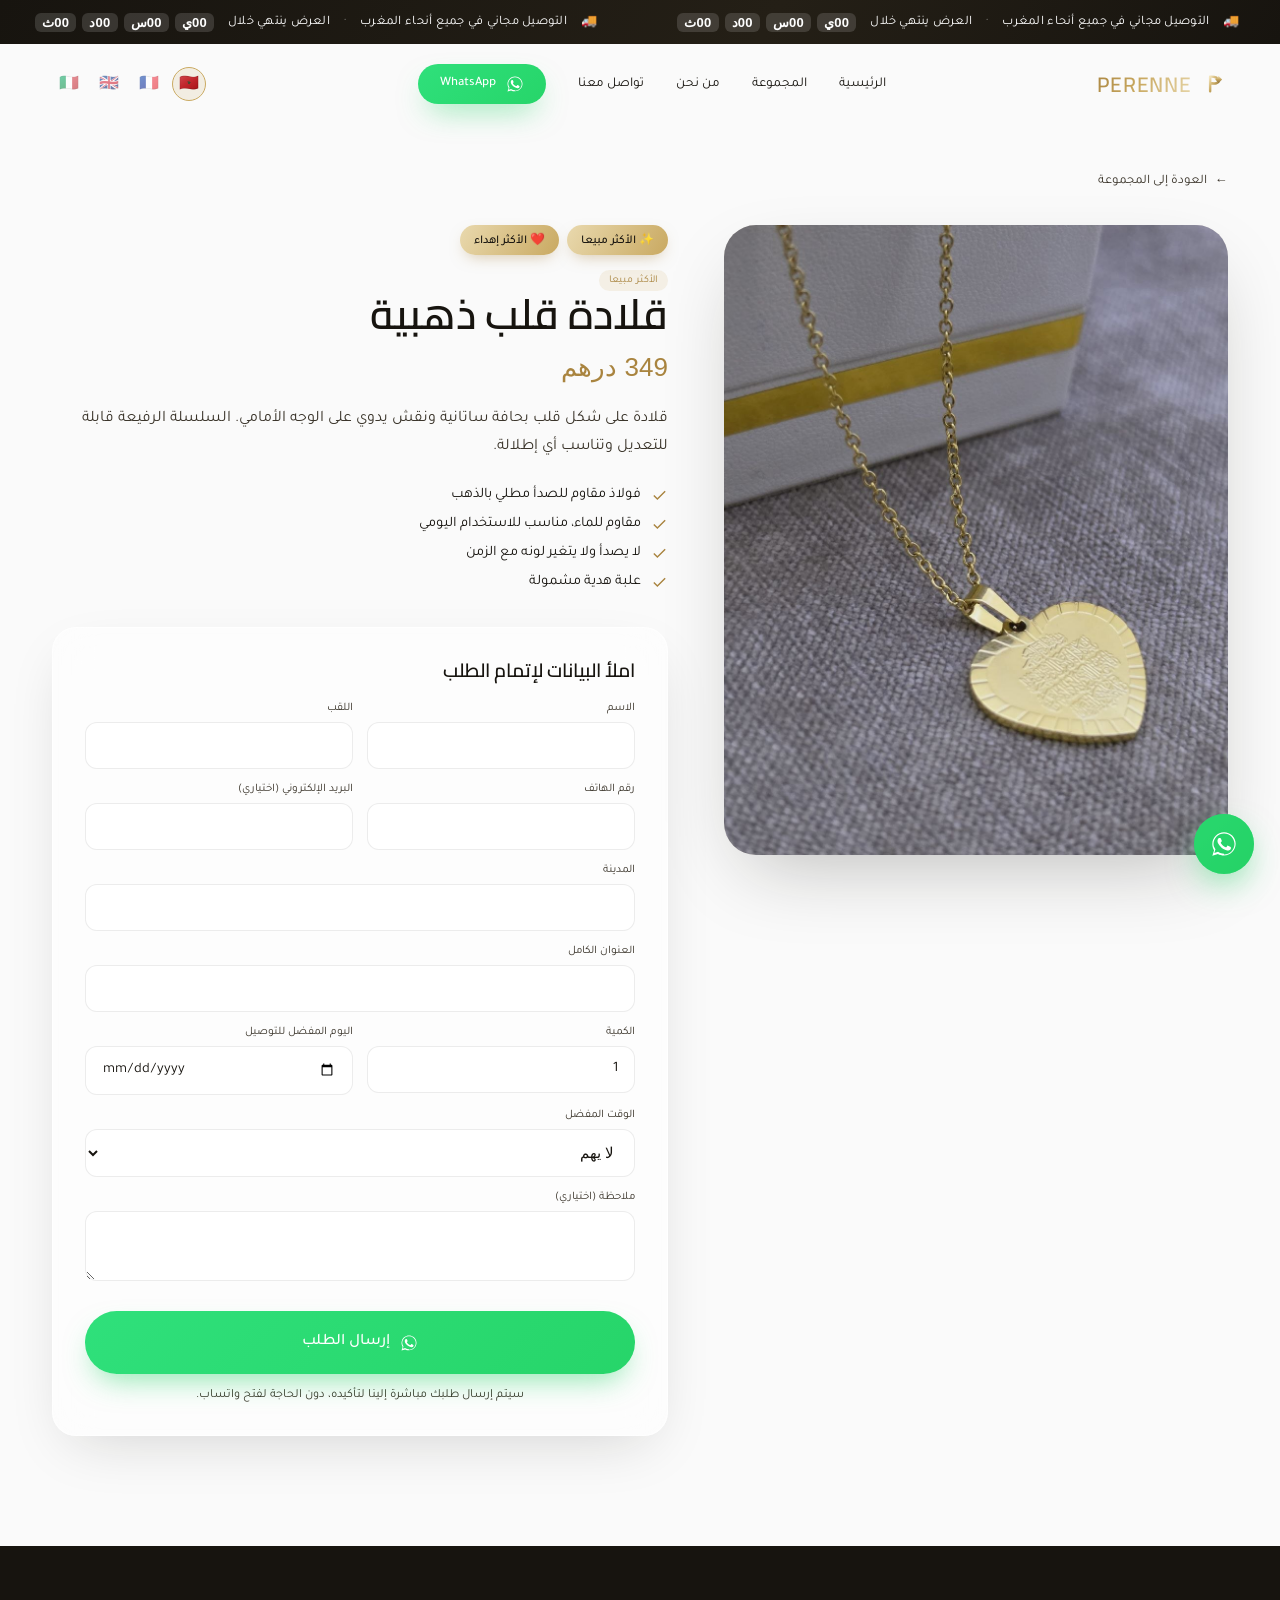
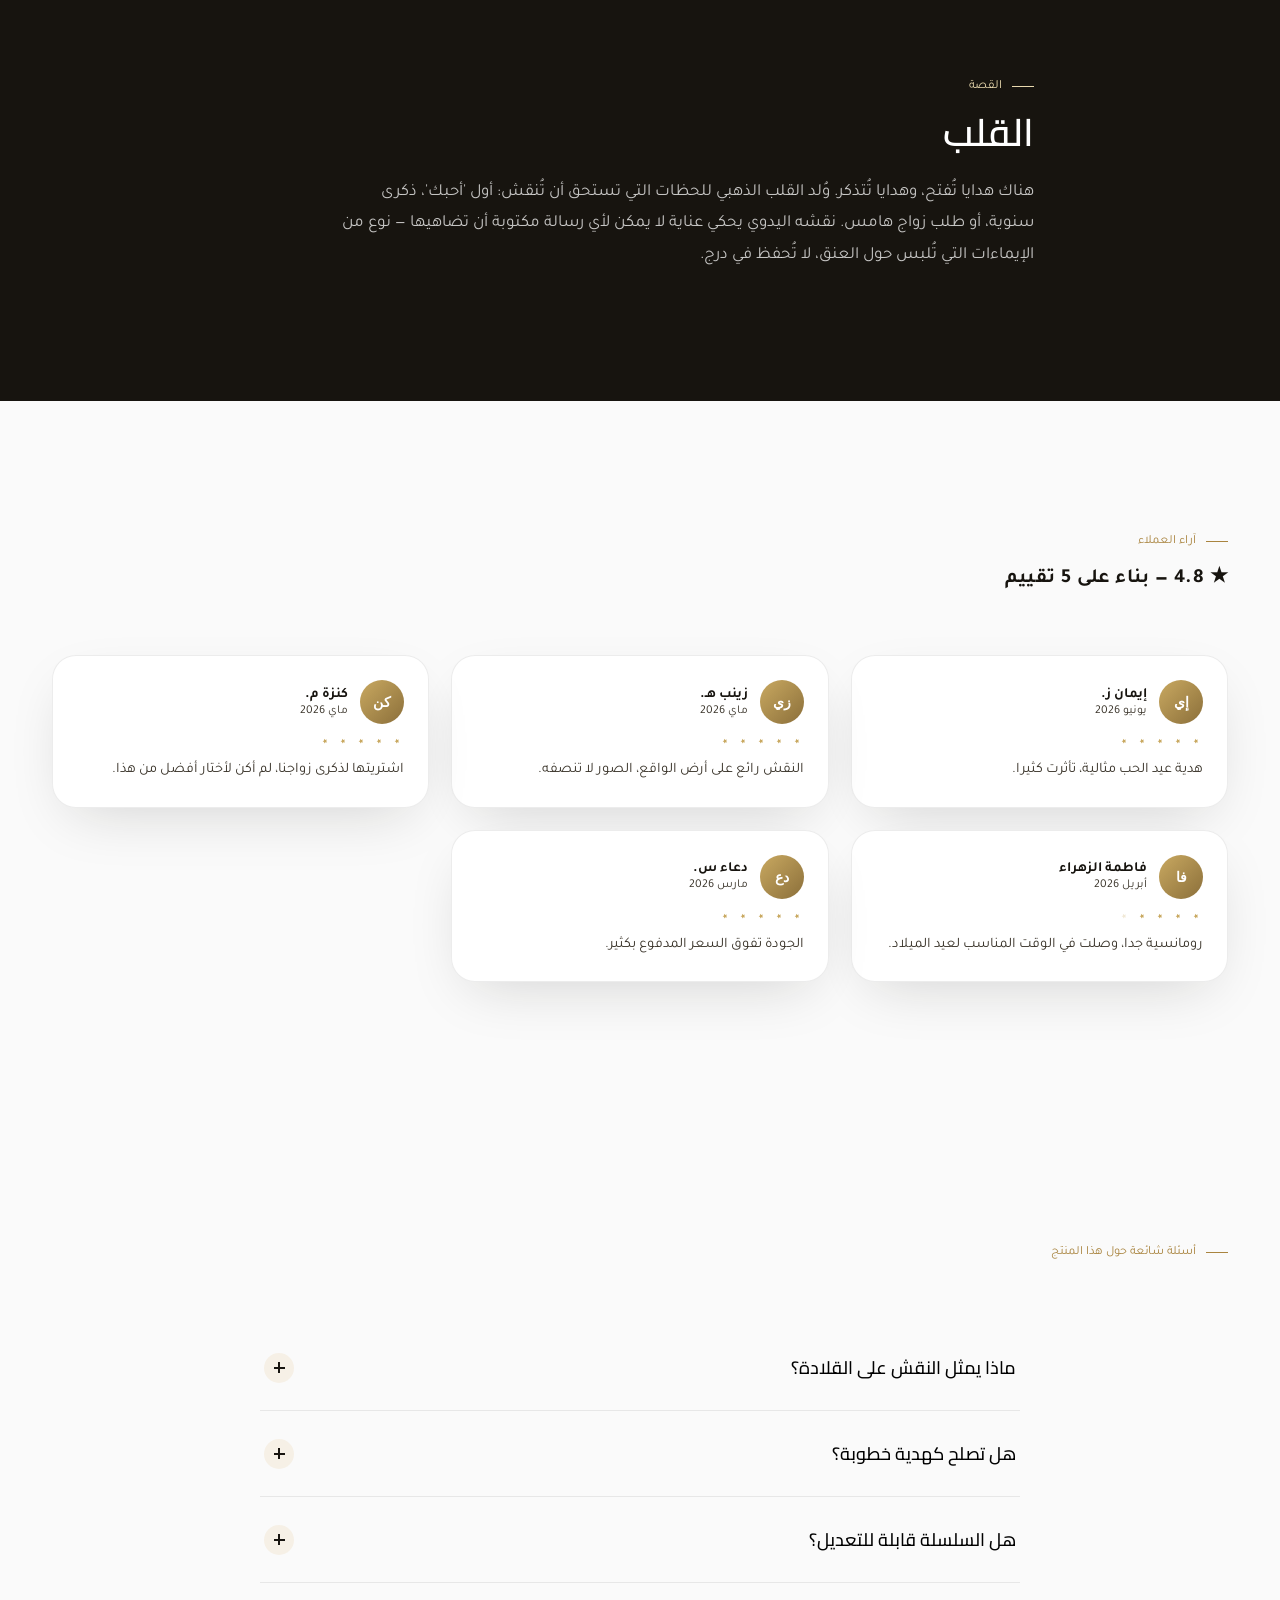
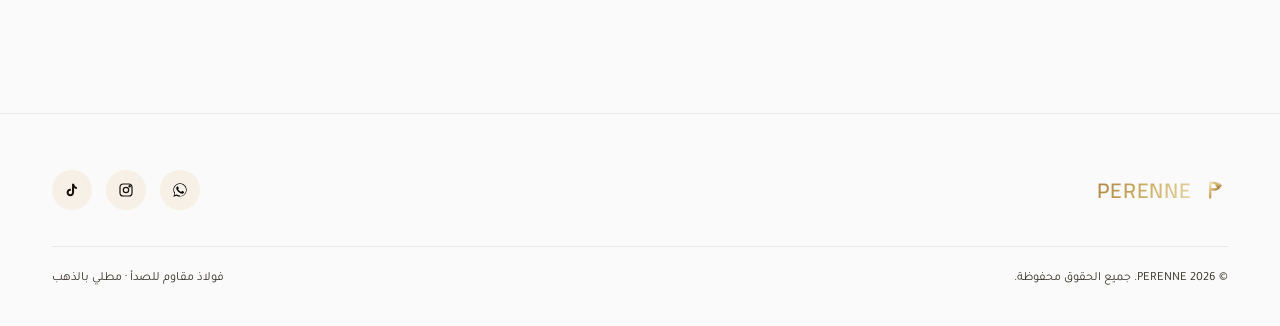
<file: prodotto-collana-cuore-dorata.html>
<!DOCTYPE html>
<html lang="ar" dir="rtl">
<head>
<meta charset="UTF-8">
<meta name="viewport" content="width=device-width, initial-scale=1.0, viewport-fit=cover">
<title id="metaTitle">PERENNE — مجوهرات من الفولاذ المطلي بالذهب</title>
<meta id="metaDesc" name="description" content="PERENNE — مجوهرات فاخرة من الفولاذ المقاوم للصدأ مطلية بالذهب. مقاومة للماء ولا تفقد لونها. اطلب مباشرة عبر واتساب.">
<meta name="theme-color" content="#FAFAFA">
<meta property="og:title" content="PERENNE">
<link rel="preconnect" href="https://api.fontshare.com">
<link rel="preconnect" href="https://fonts.googleapis.com">
<link rel="preconnect" href="https://fonts.gstatic.com" crossorigin>
<link rel="stylesheet" href="https://api.fontshare.com/v2/css?f[]=clash-display@600,500,400&f[]=general-sans@600,500,400&f[]=space-grotesk@500,400&display=swap">
<link rel="stylesheet" href="https://fonts.googleapis.com/css2?family=Cairo:wght@400;500;600;700&family=Tajawal:wght@400;500;700&display=swap">
<link rel="icon" type="image/svg+xml" href="data:image/svg+xml,%3Csvg%20xmlns%3D%27http%3A//www.w3.org/2000/svg%27%20viewBox%3D%270%200%2064%2064%27%3E%3Crect%20width%3D%2764%27%20height%3D%2764%27%20rx%3D%2716%27%20fill%3D%27%2317140F%27/%3E%3Cpath%20d%3D%27M20%2C50%20L20%2C14%20C33%2C13%2041%2C18%2041%2C24%20C41%2C30%2032%2C32.5%2020%2C29.5%27%20fill%3D%27none%27%20stroke%3D%27%23C9A961%27%20stroke-width%3D%275%27%20stroke-linecap%3D%27round%27%20stroke-linejoin%3D%27round%27/%3E%3Cg%20transform%3D%27rotate%2845%2041%2021%29%27%3E%3Crect%20x%3D%2736%27%20y%3D%2716%27%20width%3D%2710%27%20height%3D%2710%27%20fill%3D%27%23C9A961%27/%3E%3C/g%3E%3C/svg%3E">
<link rel="canonical" href="https://tuosito.com/prodotto-collana-cuore-dorata.html">
<meta property="og:type" content="product">
<meta property="og:url" content="https://tuosito.com/prodotto-collana-cuore-dorata.html">
<meta property="og:site_name" content="PERENNE">
<meta name="twitter:card" content="summary">
<meta name="twitter:title" content="Collana Cuore Dorata — PERENNE">
<meta name="robots" content="index, follow">
<script type="application/ld+json">
{
  "@context": "https://schema.org",
  "@type": "Product",
  "name": "Collana Cuore Dorata",
  "brand": {"@type": "Brand", "name": "PERENNE"},
  "description": "Gioiello PERENNE in acciaio inossidabile placcato oro.",
  "offers": {
    "@type": "Offer",
    "priceCurrency": "MAD",
    "price": "349",
    "availability": "https://schema.org/InStock",
    "url": "https://tuosito.com/prodotto-collana-cuore-dorata.html"
  }
}
</script>
<script type="application/ld+json">
{
  "@context": "https://schema.org",
  "@type": "BreadcrumbList",
  "itemListElement": [
    {"@type": "ListItem", "position": 1, "name": "PERENNE", "item": "https://tuosito.com/"},
    {"@type": "ListItem", "position": 2, "name": "Collana Cuore Dorata", "item": "https://tuosito.com/prodotto-collana-cuore-dorata.html"}
  ]
}
</script>
<link rel="stylesheet" href="style.css">
</head>
<body>
<svg width="0" height="0" style="position:absolute" aria-hidden="true">
  <defs>
    <linearGradient id="logoGold" x1="0%" y1="0%" x2="100%" y2="100%">
      <stop offset="0%" stop-color="#F3E4BC"/>
      <stop offset="45%" stop-color="#C9A961"/>
      <stop offset="100%" stop-color="#8B6F3A"/>
    </linearGradient>
  </defs>
</svg>

<div id="topbar">
  <div class="topbar-inner">
    <div class="marquee-track" id="marqueeTrack"></div>
  </div>
</div>

<nav id="navbar">
  <div class="container nav-inner">
    <a href="index.html" class="logo"><svg class="logo-icon" viewBox="0 0 64 64" aria-hidden="true"><path d="M20,50 L20,14 C33,13 41,18 41,24 C41,30 32,32.5 20,29.5" fill="none" stroke="url(#logoGold)" stroke-width="6" stroke-linecap="round" stroke-linejoin="round"/><g transform="rotate(45 41 21)"><rect x="35" y="15" width="12" height="12" fill="url(#logoGold)"/></g></svg><span class="logo-text">PERENNE</span></a>
    <div class="nav-links" id="navLinks">
      <a href="index.html#hero" data-i18n="nav.home">الرئيسية</a>
      <a href="index.html#collezione" data-i18n="nav.collection">المجموعة</a>
      <a href="index.html#chi-siamo" data-i18n="nav.about">من نحن</a>
      <a href="index.html#faq" data-i18n="nav.contact">تواصل معنا</a>
      <a href="#" class="btn btn-wa" data-wa-generic>
        <svg viewBox="0 0 24 24"><path d="M17.5 14.4c-.3-.1-1.7-.9-2-1-.3-.1-.5-.1-.6.1-.2.3-.7 1-.9 1.2-.2.2-.3.2-.6.1-.3-.1-1.3-.5-2.4-1.5-.9-.8-1.5-1.8-1.7-2.1-.2-.3 0-.5.1-.6.1-.1.3-.3.4-.5.1-.1.2-.3.3-.4.1-.2 0-.3 0-.5s-.6-1.5-.9-2c-.2-.5-.5-.4-.6-.4h-.5c-.2 0-.5.1-.7.3-.3.3-1 1-1 2.4s1 2.8 1.2 3c.1.2 2 3.1 4.9 4.3.7.3 1.2.5 1.6.6.7.2 1.3.2 1.8.1.5-.1 1.7-.7 1.9-1.3.2-.7.2-1.2.2-1.3-.1-.1-.3-.2-.6-.3z"/><path d="M12 2C6.5 2 2 6.5 2 12c0 1.9.5 3.7 1.5 5.3L2 22l4.8-1.5c1.5.8 3.3 1.3 5.2 1.3 5.5 0 10-4.5 10-10S17.5 2 12 2zm0 18.3c-1.7 0-3.4-.5-4.8-1.4l-.3-.2-3.2 1 1-3.2-.2-.3C3.5 14.7 3 13.4 3 12c0-4.9 4.1-9 9-9s9 4.1 9 9-4.1 9-9 9z"/></svg>
        <span>WhatsApp</span>
      </a>
      <div class="lang-switch" id="langSwitchMobile"></div>
    </div>
    <div class="nav-right">
      <div class="lang-switch" id="langSwitchDesktop"></div>
      <button class="burger" id="burgerBtn" aria-label="Menu"><span></span></button>
    </div>
  </div>
</nav>
<section id="product-page" class="section-pad">
  <div class="container">
    <a href="index.html" class="back-link"><span class="arrow">→</span><span data-i18n="productPage.back">العودة إلى المجموعة</span></a>
    <div class="product-page-grid">
      <div class="product-page-gallery"><img id="ppImg" src="" alt=""></div>
      <div class="product-page-info">
        <div class="pp-badges" id="ppBadges"></div>
        <span class="p-tag" id="ppTag"></span>
        <h1 id="ppName"></h1>
        <div class="pp-price" id="ppPrice"></div>
        <p class="pp-desc" id="ppDesc"></p>
        <ul class="modal-features" id="ppFeatures"></ul>

        <div class="order-form-wrap">
          <h3 data-i18n="form.title">املأ البيانات لإتمام الطلب</h3>
          <form id="orderForm">
            <div class="form-row">
              <div class="field">
                <label data-i18n="form.firstName">الاسم</label>
                <input type="text" id="fFirstName" required>
              </div>
              <div class="field">
                <label data-i18n="form.lastName">اللقب</label>
                <input type="text" id="fLastName" required>
              </div>
            </div>
            <div class="form-row">
              <div class="field">
                <label data-i18n="form.phone">رقم الهاتف</label>
                <input type="tel" id="fPhone" required>
              </div>
              <div class="field">
                <label data-i18n="form.email">البريد الإلكتروني (اختياري)</label>
                <input type="email" id="fEmail">
              </div>
            </div>
            <div class="field">
              <label data-i18n="form.city">المدينة</label>
              <input type="text" id="fCity" required>
            </div>
            <div class="field">
              <label data-i18n="form.address">العنوان الكامل</label>
              <input type="text" id="fAddress" required>
            </div>
            <div class="form-row">
              <div class="field">
                <label data-i18n="form.quantity">الكمية</label>
                <input type="number" id="fQty" min="1" value="1" required>
              </div>
              <div class="field">
                <label data-i18n="form.day">اليوم المفضل للتوصيل</label>
                <input type="date" id="fDay">
              </div>
            </div>
            <div class="field">
              <label data-i18n="form.time">الوقت المفضل</label>
              <select id="fTime">
                <option value="" data-i18n="form.timeAny">لا يهم</option>
                <option value="morning" data-i18n="form.timeMorning">صباحا (9-12)</option>
                <option value="afternoon" data-i18n="form.timeAfternoon">بعد الظهر (12-17)</option>
                <option value="evening" data-i18n="form.timeEvening">مساء (17-20)</option>
              </select>
            </div>
            <div class="field">
              <label data-i18n="form.note">ملاحظة (اختياري)</label>
              <textarea id="fNote"></textarea>
            </div>
            <button type="submit" class="btn btn-wa btn-lg btn-block" id="formSubmitBtn">
              <svg viewBox="0 0 24 24"><path d="M17.5 14.4c-.3-.1-1.7-.9-2-1-.3-.1-.5-.1-.6.1-.2.3-.7 1-.9 1.2-.2.2-.3.2-.6.1-.3-.1-1.3-.5-2.4-1.5-.9-.8-1.5-1.8-1.7-2.1-.2-.3 0-.5.1-.6.1-.1.3-.3.4-.5.1-.1.2-.3.3-.4.1-.2 0-.3 0-.5s-.6-1.5-.9-2c-.2-.5-.5-.4-.6-.4h-.5c-.2 0-.5.1-.7.3-.3.3-1 1-1 2.4s1 2.8 1.2 3c.1.2 2 3.1 4.9 4.3.7.3 1.2.5 1.6.6.7.2 1.3.2 1.8.1.5-.1 1.7-.7 1.9-1.3.2-.7.2-1.2.2-1.3-.1-.1-.3-.2-.6-.3z"/><path d="M12 2C6.5 2 2 6.5 2 12c0 1.9.5 3.7 1.5 5.3L2 22l4.8-1.5c1.5.8 3.3 1.3 5.2 1.3 5.5 0 10-4.5 10-10S17.5 2 12 2zm0 18.3c-1.7 0-3.4-.5-4.8-1.4l-.3-.2-3.2 1 1-3.2-.2-.3C3.5 14.7 3 13.4 3 12c0-4.9 4.1-9 9-9s9 4.1 9 9-4.1 9-9 9z"/></svg>
              <span id="formSubmitLabel" data-i18n="form.submit">إرسال الطلب عبر واتساب</span>
            </button>
            <div id="formStatus" class="form-status" role="status" aria-live="polite"></div>
            <p class="form-note" data-i18n="form.note2">سيتم إرسال طلبك مباشرة إلينا لتأكيده، دون الحاجة لفتح واتساب.</p>
          </form>
        </div>
      </div>
    </div>
  </div>
</section>
<section id="pp-story" class="section-pad reveal-blur-section">
  <div class="container pp-story-inner">
    <div class="pp-story-text reveal-left">
      <div class="eyebrow" data-i18n="productPage.storyLabel">القصة</div>
      <h2 id="ppStoryTitle"></h2>
      <p id="ppStoryText"></p>
    </div>
  </div>
</section>

<section id="pp-reviews" class="section-pad">
  <div class="container">
    <div class="section-head reveal">
      <div class="eyebrow" data-i18n="productPage.reviewsLabel">آراء العملاء</div>
      <h2 id="ppReviewsSummary"></h2>
    </div>
    <div class="pp-reviews-grid" id="ppReviewsGrid"></div>
  </div>
</section>

<section id="pp-faq" class="section-pad">
  <div class="container">
    <div class="section-head reveal">
      <div class="eyebrow" data-i18n="productPage.faqLabel">أسئلة شائعة حول هذا المنتج</div>
    </div>
    <div class="faq-list" id="ppFaqList"></div>
  </div>
</section>

<footer>
  <div class="container">
    <div class="footer-inner">
      <a href="index.html" class="logo"><svg class="logo-icon" viewBox="0 0 64 64" aria-hidden="true"><path d="M20,50 L20,14 C33,13 41,18 41,24 C41,30 32,32.5 20,29.5" fill="none" stroke="url(#logoGold)" stroke-width="6" stroke-linecap="round" stroke-linejoin="round"/><g transform="rotate(45 41 21)"><rect x="35" y="15" width="12" height="12" fill="url(#logoGold)"/></g></svg><span class="logo-text">PERENNE</span></a>
      <div class="footer-social">
        <a href="#" data-wa-generic aria-label="WhatsApp"><svg viewBox="0 0 24 24"><path d="M17.5 14.4c-.3-.1-1.7-.9-2-1-.3-.1-.5-.1-.6.1-.2.3-.7 1-.9 1.2-.2.2-.3.2-.6.1-.3-.1-1.3-.5-2.4-1.5-.9-.8-1.5-1.8-1.7-2.1-.2-.3 0-.5.1-.6.1-.1.3-.3.4-.5.1-.1.2-.3.3-.4.1-.2 0-.3 0-.5s-.6-1.5-.9-2c-.2-.5-.5-.4-.6-.4h-.5c-.2 0-.5.1-.7.3-.3.3-1 1-1 2.4s1 2.8 1.2 3c.1.2 2 3.1 4.9 4.3.7.3 1.2.5 1.6.6.7.2 1.3.2 1.8.1.5-.1 1.7-.7 1.9-1.3.2-.7.2-1.2.2-1.3-.1-.1-.3-.2-.6-.3z"/><path d="M12 2C6.5 2 2 6.5 2 12c0 1.9.5 3.7 1.5 5.3L2 22l4.8-1.5c1.5.8 3.3 1.3 5.2 1.3 5.5 0 10-4.5 10-10S17.5 2 12 2zm0 18.3c-1.7 0-3.4-.5-4.8-1.4l-.3-.2-3.2 1 1-3.2-.2-.3C3.5 14.7 3 13.4 3 12c0-4.9 4.1-9 9-9s9 4.1 9 9-4.1 9-9 9z"/></svg></a>
        <a href="#" aria-label="Instagram"><svg viewBox="0 0 24 24" fill="none" stroke="currentColor" stroke-width="1.8"><rect x="3" y="3" width="18" height="18" rx="5"/><circle cx="12" cy="12" r="4"/><circle cx="17.5" cy="6.5" r="1"/></svg></a>
        <a href="#" aria-label="TikTok"><svg viewBox="0 0 24 24" fill="currentColor"><path d="M16.6 5.8c-.9-.8-1.4-1.9-1.5-3.1h-3.1v13.1c0 1.4-1.1 2.5-2.5 2.5s-2.5-1.1-2.5-2.5 1.1-2.5 2.5-2.5c.3 0 .5 0 .8.1v-3.2c-.3 0-.5-.1-.8-.1-3.1 0-5.6 2.5-5.6 5.6s2.5 5.6 5.6 5.6 5.6-2.5 5.6-5.6V9.1c1.2.9 2.7 1.4 4.2 1.4V7.4c-.9 0-1.9-.3-2.7-.9z"/></svg></a>
      </div>
    </div>
    <div class="footer-bottom">
      <span data-i18n="footer.rights">© 2026 PERENNE. جميع الحقوق محفوظة.</span>
      <span data-i18n="footer.tagline">فولاذ مقاوم للصدأ · مطلي بالذهب</span>
    </div>
  </div>
</footer>

<a id="wa-float" href="#" data-wa-generic aria-label="WhatsApp">
  <svg viewBox="0 0 24 24"><path d="M17.5 14.4c-.3-.1-1.7-.9-2-1-.3-.1-.5-.1-.6.1-.2.3-.7 1-.9 1.2-.2.2-.3.2-.6.1-.3-.1-1.3-.5-2.4-1.5-.9-.8-1.5-1.8-1.7-2.1-.2-.3 0-.5.1-.6.1-.1.3-.3.4-.5.1-.1.2-.3.3-.4.1-.2 0-.3 0-.5s-.6-1.5-.9-2c-.2-.5-.5-.4-.6-.4h-.5c-.2 0-.5.1-.7.3-.3.3-1 1-1 2.4s1 2.8 1.2 3c.1.2 2 3.1 4.9 4.3.7.3 1.2.5 1.6.6.7.2 1.3.2 1.8.1.5-.1 1.7-.7 1.9-1.3.2-.7.2-1.2.2-1.3-.1-.1-.3-.2-.6-.3z"/><path d="M12 2C6.5 2 2 6.5 2 12c0 1.9.5 3.7 1.5 5.3L2 22l4.8-1.5c1.5.8 3.3 1.3 5.2 1.3 5.5 0 10-4.5 10-10S17.5 2 12 2zm0 18.3c-1.7 0-3.4-.5-4.8-1.4l-.3-.2-3.2 1 1-3.2-.2-.3C3.5 14.7 3 13.4 3 12c0-4.9 4.1-9 9-9s9 4.1 9 9-4.1 9-9 9z"/></svg>
</a>

<script>const PRODUCT_ID = "cuore-dorata";</script>
<script src="script.js"></script>
</body>
</html>
</file>
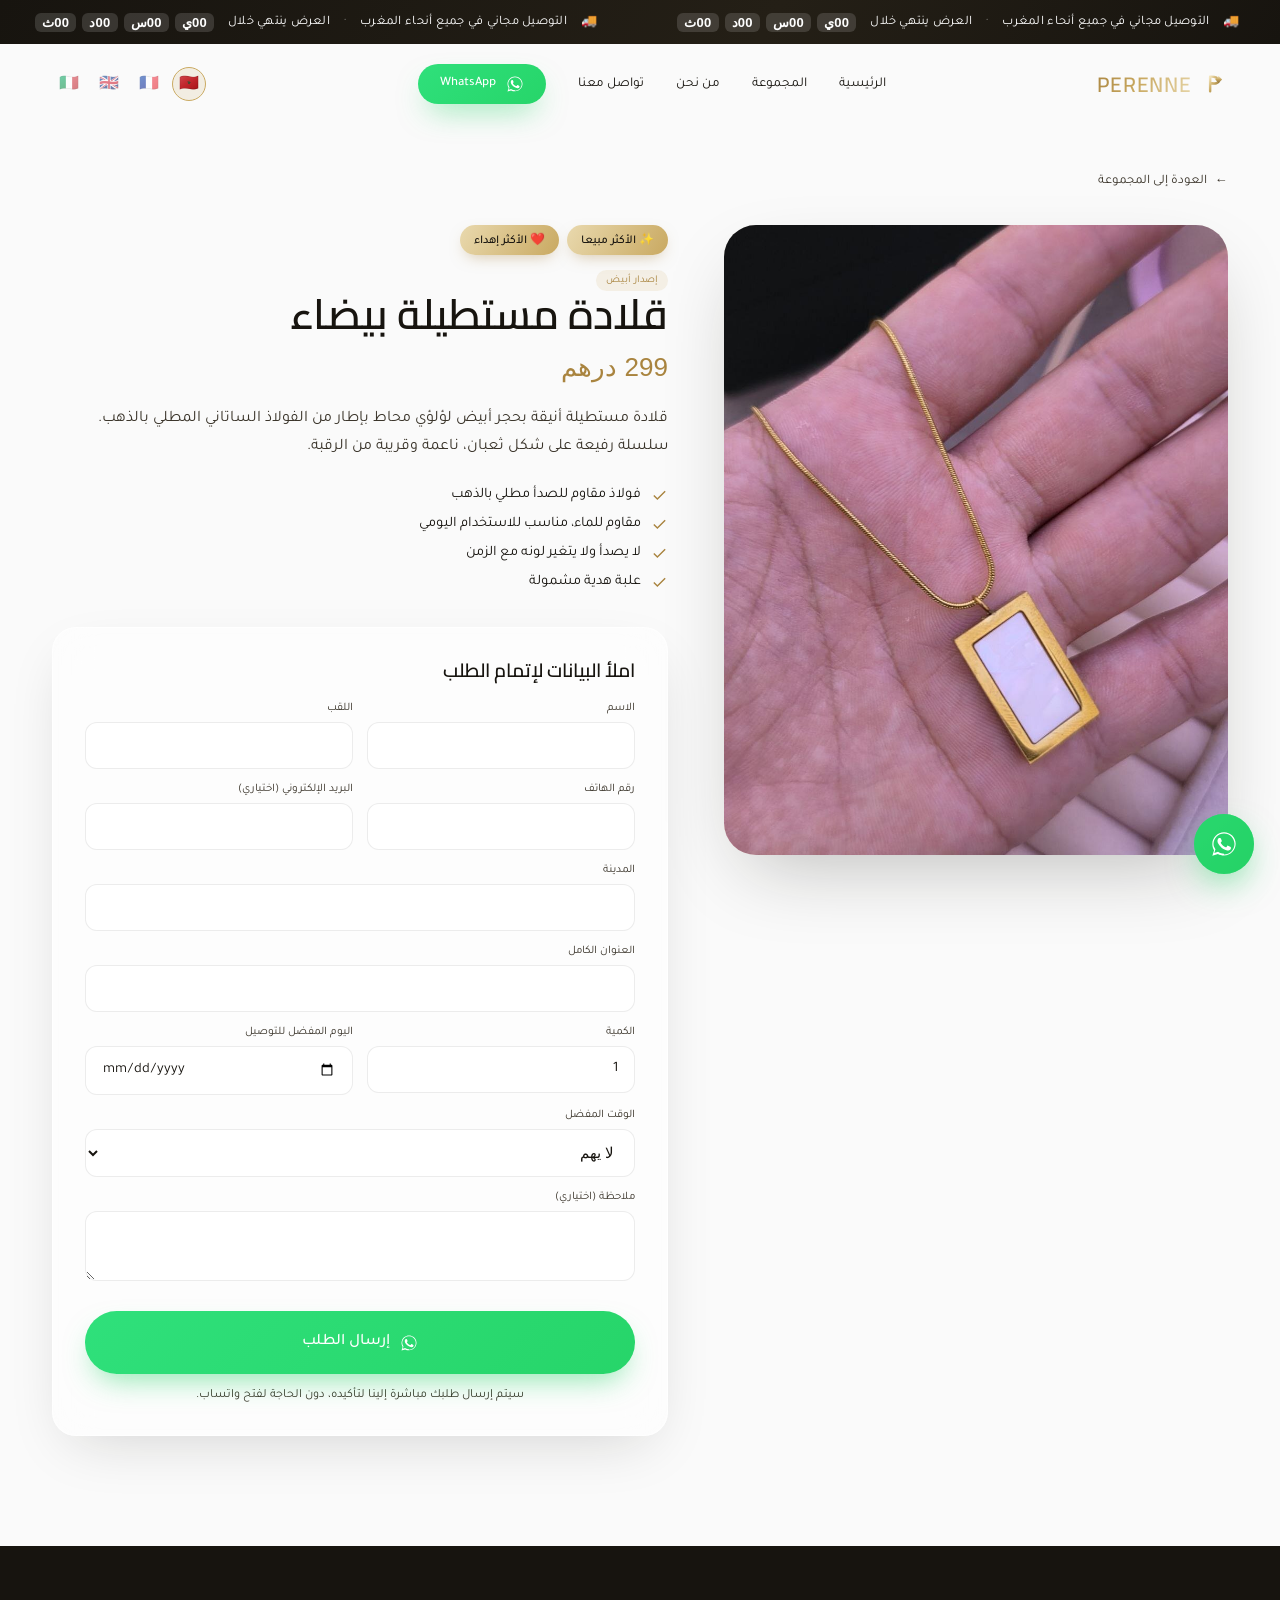
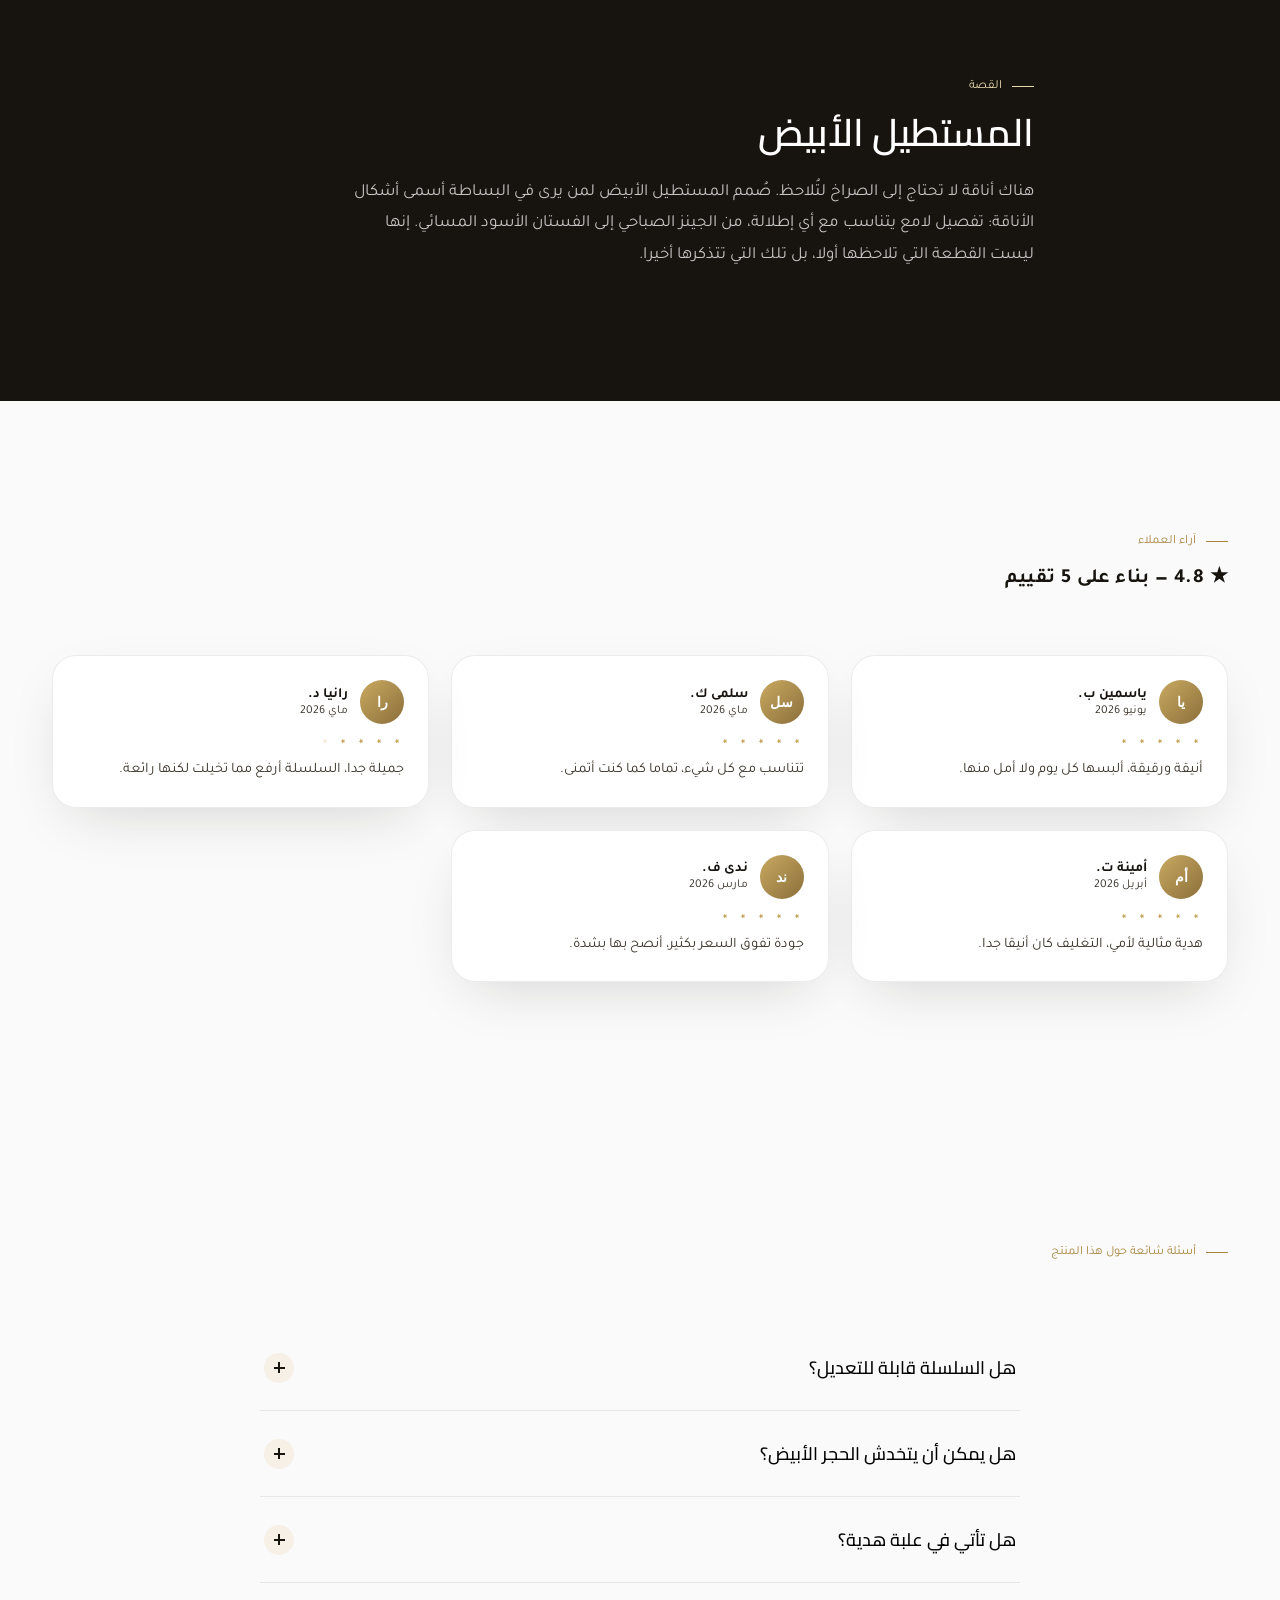
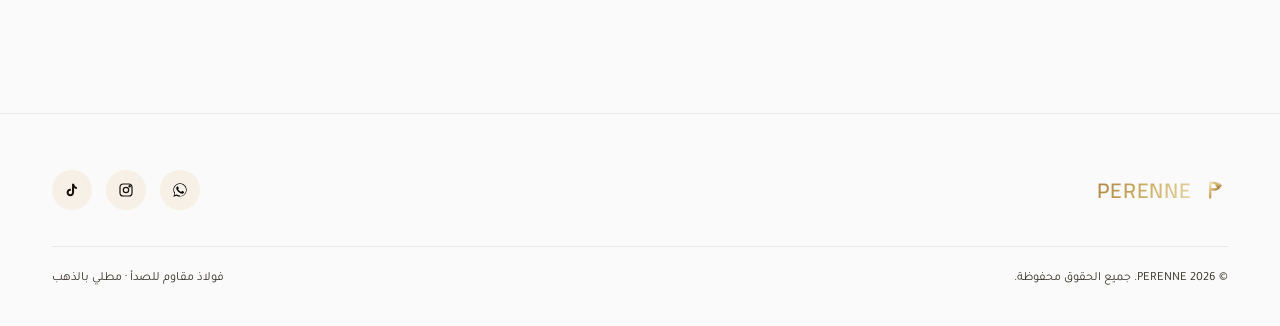
<file: prodotto-collana-rettangolare-bianca.html>
<!DOCTYPE html>
<html lang="ar" dir="rtl">
<head>
<meta charset="UTF-8">
<meta name="viewport" content="width=device-width, initial-scale=1.0, viewport-fit=cover">
<title id="metaTitle">PERENNE — مجوهرات من الفولاذ المطلي بالذهب</title>
<meta id="metaDesc" name="description" content="PERENNE — مجوهرات فاخرة من الفولاذ المقاوم للصدأ مطلية بالذهب. مقاومة للماء ولا تفقد لونها. اطلب مباشرة عبر واتساب.">
<meta name="theme-color" content="#FAFAFA">
<meta property="og:title" content="PERENNE">
<link rel="preconnect" href="https://api.fontshare.com">
<link rel="preconnect" href="https://fonts.googleapis.com">
<link rel="preconnect" href="https://fonts.gstatic.com" crossorigin>
<link rel="stylesheet" href="https://api.fontshare.com/v2/css?f[]=clash-display@600,500,400&f[]=general-sans@600,500,400&f[]=space-grotesk@500,400&display=swap">
<link rel="stylesheet" href="https://fonts.googleapis.com/css2?family=Cairo:wght@400;500;600;700&family=Tajawal:wght@400;500;700&display=swap">
<link rel="icon" type="image/svg+xml" href="data:image/svg+xml,%3Csvg%20xmlns%3D%27http%3A//www.w3.org/2000/svg%27%20viewBox%3D%270%200%2064%2064%27%3E%3Crect%20width%3D%2764%27%20height%3D%2764%27%20rx%3D%2716%27%20fill%3D%27%2317140F%27/%3E%3Cpath%20d%3D%27M20%2C50%20L20%2C14%20C33%2C13%2041%2C18%2041%2C24%20C41%2C30%2032%2C32.5%2020%2C29.5%27%20fill%3D%27none%27%20stroke%3D%27%23C9A961%27%20stroke-width%3D%275%27%20stroke-linecap%3D%27round%27%20stroke-linejoin%3D%27round%27/%3E%3Cg%20transform%3D%27rotate%2845%2041%2021%29%27%3E%3Crect%20x%3D%2736%27%20y%3D%2716%27%20width%3D%2710%27%20height%3D%2710%27%20fill%3D%27%23C9A961%27/%3E%3C/g%3E%3C/svg%3E">
<link rel="canonical" href="https://tuosito.com/prodotto-collana-rettangolare-bianca.html">
<meta property="og:type" content="product">
<meta property="og:url" content="https://tuosito.com/prodotto-collana-rettangolare-bianca.html">
<meta property="og:site_name" content="PERENNE">
<meta name="twitter:card" content="summary">
<meta name="twitter:title" content="Collana Rettangolare Bianca — PERENNE">
<meta name="robots" content="index, follow">
<script type="application/ld+json">
{
  "@context": "https://schema.org",
  "@type": "Product",
  "name": "Collana Rettangolare Bianca",
  "brand": {"@type": "Brand", "name": "PERENNE"},
  "description": "Gioiello PERENNE in acciaio inossidabile placcato oro.",
  "offers": {
    "@type": "Offer",
    "priceCurrency": "MAD",
    "price": "299",
    "availability": "https://schema.org/InStock",
    "url": "https://tuosito.com/prodotto-collana-rettangolare-bianca.html"
  }
}
</script>
<script type="application/ld+json">
{
  "@context": "https://schema.org",
  "@type": "BreadcrumbList",
  "itemListElement": [
    {"@type": "ListItem", "position": 1, "name": "PERENNE", "item": "https://tuosito.com/"},
    {"@type": "ListItem", "position": 2, "name": "Collana Rettangolare Bianca", "item": "https://tuosito.com/prodotto-collana-rettangolare-bianca.html"}
  ]
}
</script>
<link rel="stylesheet" href="style.css">
</head>
<body>
<svg width="0" height="0" style="position:absolute" aria-hidden="true">
  <defs>
    <linearGradient id="logoGold" x1="0%" y1="0%" x2="100%" y2="100%">
      <stop offset="0%" stop-color="#F3E4BC"/>
      <stop offset="45%" stop-color="#C9A961"/>
      <stop offset="100%" stop-color="#8B6F3A"/>
    </linearGradient>
  </defs>
</svg>

<div id="topbar">
  <div class="topbar-inner">
    <div class="marquee-track" id="marqueeTrack"></div>
  </div>
</div>

<nav id="navbar">
  <div class="container nav-inner">
    <a href="index.html" class="logo"><svg class="logo-icon" viewBox="0 0 64 64" aria-hidden="true"><path d="M20,50 L20,14 C33,13 41,18 41,24 C41,30 32,32.5 20,29.5" fill="none" stroke="url(#logoGold)" stroke-width="6" stroke-linecap="round" stroke-linejoin="round"/><g transform="rotate(45 41 21)"><rect x="35" y="15" width="12" height="12" fill="url(#logoGold)"/></g></svg><span class="logo-text">PERENNE</span></a>
    <div class="nav-links" id="navLinks">
      <a href="index.html#hero" data-i18n="nav.home">الرئيسية</a>
      <a href="index.html#collezione" data-i18n="nav.collection">المجموعة</a>
      <a href="index.html#chi-siamo" data-i18n="nav.about">من نحن</a>
      <a href="index.html#faq" data-i18n="nav.contact">تواصل معنا</a>
      <a href="#" class="btn btn-wa" data-wa-generic>
        <svg viewBox="0 0 24 24"><path d="M17.5 14.4c-.3-.1-1.7-.9-2-1-.3-.1-.5-.1-.6.1-.2.3-.7 1-.9 1.2-.2.2-.3.2-.6.1-.3-.1-1.3-.5-2.4-1.5-.9-.8-1.5-1.8-1.7-2.1-.2-.3 0-.5.1-.6.1-.1.3-.3.4-.5.1-.1.2-.3.3-.4.1-.2 0-.3 0-.5s-.6-1.5-.9-2c-.2-.5-.5-.4-.6-.4h-.5c-.2 0-.5.1-.7.3-.3.3-1 1-1 2.4s1 2.8 1.2 3c.1.2 2 3.1 4.9 4.3.7.3 1.2.5 1.6.6.7.2 1.3.2 1.8.1.5-.1 1.7-.7 1.9-1.3.2-.7.2-1.2.2-1.3-.1-.1-.3-.2-.6-.3z"/><path d="M12 2C6.5 2 2 6.5 2 12c0 1.9.5 3.7 1.5 5.3L2 22l4.8-1.5c1.5.8 3.3 1.3 5.2 1.3 5.5 0 10-4.5 10-10S17.5 2 12 2zm0 18.3c-1.7 0-3.4-.5-4.8-1.4l-.3-.2-3.2 1 1-3.2-.2-.3C3.5 14.7 3 13.4 3 12c0-4.9 4.1-9 9-9s9 4.1 9 9-4.1 9-9 9z"/></svg>
        <span>WhatsApp</span>
      </a>
      <div class="lang-switch" id="langSwitchMobile"></div>
    </div>
    <div class="nav-right">
      <div class="lang-switch" id="langSwitchDesktop"></div>
      <button class="burger" id="burgerBtn" aria-label="Menu"><span></span></button>
    </div>
  </div>
</nav>
<section id="product-page" class="section-pad">
  <div class="container">
    <a href="index.html" class="back-link"><span class="arrow">→</span><span data-i18n="productPage.back">العودة إلى المجموعة</span></a>
    <div class="product-page-grid">
      <div class="product-page-gallery"><img id="ppImg" src="" alt=""></div>
      <div class="product-page-info">
        <div class="pp-badges" id="ppBadges"></div>
        <span class="p-tag" id="ppTag"></span>
        <h1 id="ppName"></h1>
        <div class="pp-price" id="ppPrice"></div>
        <p class="pp-desc" id="ppDesc"></p>
        <ul class="modal-features" id="ppFeatures"></ul>

        <div class="order-form-wrap">
          <h3 data-i18n="form.title">املأ البيانات لإتمام الطلب</h3>
          <form id="orderForm">
            <div class="form-row">
              <div class="field">
                <label data-i18n="form.firstName">الاسم</label>
                <input type="text" id="fFirstName" required>
              </div>
              <div class="field">
                <label data-i18n="form.lastName">اللقب</label>
                <input type="text" id="fLastName" required>
              </div>
            </div>
            <div class="form-row">
              <div class="field">
                <label data-i18n="form.phone">رقم الهاتف</label>
                <input type="tel" id="fPhone" required>
              </div>
              <div class="field">
                <label data-i18n="form.email">البريد الإلكتروني (اختياري)</label>
                <input type="email" id="fEmail">
              </div>
            </div>
            <div class="field">
              <label data-i18n="form.city">المدينة</label>
              <input type="text" id="fCity" required>
            </div>
            <div class="field">
              <label data-i18n="form.address">العنوان الكامل</label>
              <input type="text" id="fAddress" required>
            </div>
            <div class="form-row">
              <div class="field">
                <label data-i18n="form.quantity">الكمية</label>
                <input type="number" id="fQty" min="1" value="1" required>
              </div>
              <div class="field">
                <label data-i18n="form.day">اليوم المفضل للتوصيل</label>
                <input type="date" id="fDay">
              </div>
            </div>
            <div class="field">
              <label data-i18n="form.time">الوقت المفضل</label>
              <select id="fTime">
                <option value="" data-i18n="form.timeAny">لا يهم</option>
                <option value="morning" data-i18n="form.timeMorning">صباحا (9-12)</option>
                <option value="afternoon" data-i18n="form.timeAfternoon">بعد الظهر (12-17)</option>
                <option value="evening" data-i18n="form.timeEvening">مساء (17-20)</option>
              </select>
            </div>
            <div class="field">
              <label data-i18n="form.note">ملاحظة (اختياري)</label>
              <textarea id="fNote"></textarea>
            </div>
            <button type="submit" class="btn btn-wa btn-lg btn-block" id="formSubmitBtn">
              <svg viewBox="0 0 24 24"><path d="M17.5 14.4c-.3-.1-1.7-.9-2-1-.3-.1-.5-.1-.6.1-.2.3-.7 1-.9 1.2-.2.2-.3.2-.6.1-.3-.1-1.3-.5-2.4-1.5-.9-.8-1.5-1.8-1.7-2.1-.2-.3 0-.5.1-.6.1-.1.3-.3.4-.5.1-.1.2-.3.3-.4.1-.2 0-.3 0-.5s-.6-1.5-.9-2c-.2-.5-.5-.4-.6-.4h-.5c-.2 0-.5.1-.7.3-.3.3-1 1-1 2.4s1 2.8 1.2 3c.1.2 2 3.1 4.9 4.3.7.3 1.2.5 1.6.6.7.2 1.3.2 1.8.1.5-.1 1.7-.7 1.9-1.3.2-.7.2-1.2.2-1.3-.1-.1-.3-.2-.6-.3z"/><path d="M12 2C6.5 2 2 6.5 2 12c0 1.9.5 3.7 1.5 5.3L2 22l4.8-1.5c1.5.8 3.3 1.3 5.2 1.3 5.5 0 10-4.5 10-10S17.5 2 12 2zm0 18.3c-1.7 0-3.4-.5-4.8-1.4l-.3-.2-3.2 1 1-3.2-.2-.3C3.5 14.7 3 13.4 3 12c0-4.9 4.1-9 9-9s9 4.1 9 9-4.1 9-9 9z"/></svg>
              <span id="formSubmitLabel" data-i18n="form.submit">إرسال الطلب عبر واتساب</span>
            </button>
            <div id="formStatus" class="form-status" role="status" aria-live="polite"></div>
            <p class="form-note" data-i18n="form.note2">سيتم إرسال طلبك مباشرة إلينا لتأكيده، دون الحاجة لفتح واتساب.</p>
          </form>
        </div>
      </div>
    </div>
  </div>
</section>
<section id="pp-story" class="section-pad reveal-blur-section">
  <div class="container pp-story-inner">
    <div class="pp-story-text reveal-left">
      <div class="eyebrow" data-i18n="productPage.storyLabel">القصة</div>
      <h2 id="ppStoryTitle"></h2>
      <p id="ppStoryText"></p>
    </div>
  </div>
</section>

<section id="pp-reviews" class="section-pad">
  <div class="container">
    <div class="section-head reveal">
      <div class="eyebrow" data-i18n="productPage.reviewsLabel">آراء العملاء</div>
      <h2 id="ppReviewsSummary"></h2>
    </div>
    <div class="pp-reviews-grid" id="ppReviewsGrid"></div>
  </div>
</section>

<section id="pp-faq" class="section-pad">
  <div class="container">
    <div class="section-head reveal">
      <div class="eyebrow" data-i18n="productPage.faqLabel">أسئلة شائعة حول هذا المنتج</div>
    </div>
    <div class="faq-list" id="ppFaqList"></div>
  </div>
</section>

<footer>
  <div class="container">
    <div class="footer-inner">
      <a href="index.html" class="logo"><svg class="logo-icon" viewBox="0 0 64 64" aria-hidden="true"><path d="M20,50 L20,14 C33,13 41,18 41,24 C41,30 32,32.5 20,29.5" fill="none" stroke="url(#logoGold)" stroke-width="6" stroke-linecap="round" stroke-linejoin="round"/><g transform="rotate(45 41 21)"><rect x="35" y="15" width="12" height="12" fill="url(#logoGold)"/></g></svg><span class="logo-text">PERENNE</span></a>
      <div class="footer-social">
        <a href="#" data-wa-generic aria-label="WhatsApp"><svg viewBox="0 0 24 24"><path d="M17.5 14.4c-.3-.1-1.7-.9-2-1-.3-.1-.5-.1-.6.1-.2.3-.7 1-.9 1.2-.2.2-.3.2-.6.1-.3-.1-1.3-.5-2.4-1.5-.9-.8-1.5-1.8-1.7-2.1-.2-.3 0-.5.1-.6.1-.1.3-.3.4-.5.1-.1.2-.3.3-.4.1-.2 0-.3 0-.5s-.6-1.5-.9-2c-.2-.5-.5-.4-.6-.4h-.5c-.2 0-.5.1-.7.3-.3.3-1 1-1 2.4s1 2.8 1.2 3c.1.2 2 3.1 4.9 4.3.7.3 1.2.5 1.6.6.7.2 1.3.2 1.8.1.5-.1 1.7-.7 1.9-1.3.2-.7.2-1.2.2-1.3-.1-.1-.3-.2-.6-.3z"/><path d="M12 2C6.5 2 2 6.5 2 12c0 1.9.5 3.7 1.5 5.3L2 22l4.8-1.5c1.5.8 3.3 1.3 5.2 1.3 5.5 0 10-4.5 10-10S17.5 2 12 2zm0 18.3c-1.7 0-3.4-.5-4.8-1.4l-.3-.2-3.2 1 1-3.2-.2-.3C3.5 14.7 3 13.4 3 12c0-4.9 4.1-9 9-9s9 4.1 9 9-4.1 9-9 9z"/></svg></a>
        <a href="#" aria-label="Instagram"><svg viewBox="0 0 24 24" fill="none" stroke="currentColor" stroke-width="1.8"><rect x="3" y="3" width="18" height="18" rx="5"/><circle cx="12" cy="12" r="4"/><circle cx="17.5" cy="6.5" r="1"/></svg></a>
        <a href="#" aria-label="TikTok"><svg viewBox="0 0 24 24" fill="currentColor"><path d="M16.6 5.8c-.9-.8-1.4-1.9-1.5-3.1h-3.1v13.1c0 1.4-1.1 2.5-2.5 2.5s-2.5-1.1-2.5-2.5 1.1-2.5 2.5-2.5c.3 0 .5 0 .8.1v-3.2c-.3 0-.5-.1-.8-.1-3.1 0-5.6 2.5-5.6 5.6s2.5 5.6 5.6 5.6 5.6-2.5 5.6-5.6V9.1c1.2.9 2.7 1.4 4.2 1.4V7.4c-.9 0-1.9-.3-2.7-.9z"/></svg></a>
      </div>
    </div>
    <div class="footer-bottom">
      <span data-i18n="footer.rights">© 2026 PERENNE. جميع الحقوق محفوظة.</span>
      <span data-i18n="footer.tagline">فولاذ مقاوم للصدأ · مطلي بالذهب</span>
    </div>
  </div>
</footer>

<a id="wa-float" href="#" data-wa-generic aria-label="WhatsApp">
  <svg viewBox="0 0 24 24"><path d="M17.5 14.4c-.3-.1-1.7-.9-2-1-.3-.1-.5-.1-.6.1-.2.3-.7 1-.9 1.2-.2.2-.3.2-.6.1-.3-.1-1.3-.5-2.4-1.5-.9-.8-1.5-1.8-1.7-2.1-.2-.3 0-.5.1-.6.1-.1.3-.3.4-.5.1-.1.2-.3.3-.4.1-.2 0-.3 0-.5s-.6-1.5-.9-2c-.2-.5-.5-.4-.6-.4h-.5c-.2 0-.5.1-.7.3-.3.3-1 1-1 2.4s1 2.8 1.2 3c.1.2 2 3.1 4.9 4.3.7.3 1.2.5 1.6.6.7.2 1.3.2 1.8.1.5-.1 1.7-.7 1.9-1.3.2-.7.2-1.2.2-1.3-.1-.1-.3-.2-.6-.3z"/><path d="M12 2C6.5 2 2 6.5 2 12c0 1.9.5 3.7 1.5 5.3L2 22l4.8-1.5c1.5.8 3.3 1.3 5.2 1.3 5.5 0 10-4.5 10-10S17.5 2 12 2zm0 18.3c-1.7 0-3.4-.5-4.8-1.4l-.3-.2-3.2 1 1-3.2-.2-.3C3.5 14.7 3 13.4 3 12c0-4.9 4.1-9 9-9s9 4.1 9 9-4.1 9-9 9z"/></svg>
</a>

<script>const PRODUCT_ID = "rettangolare-bianca";</script>
<script src="script.js"></script>
</body>
</html>
</file>
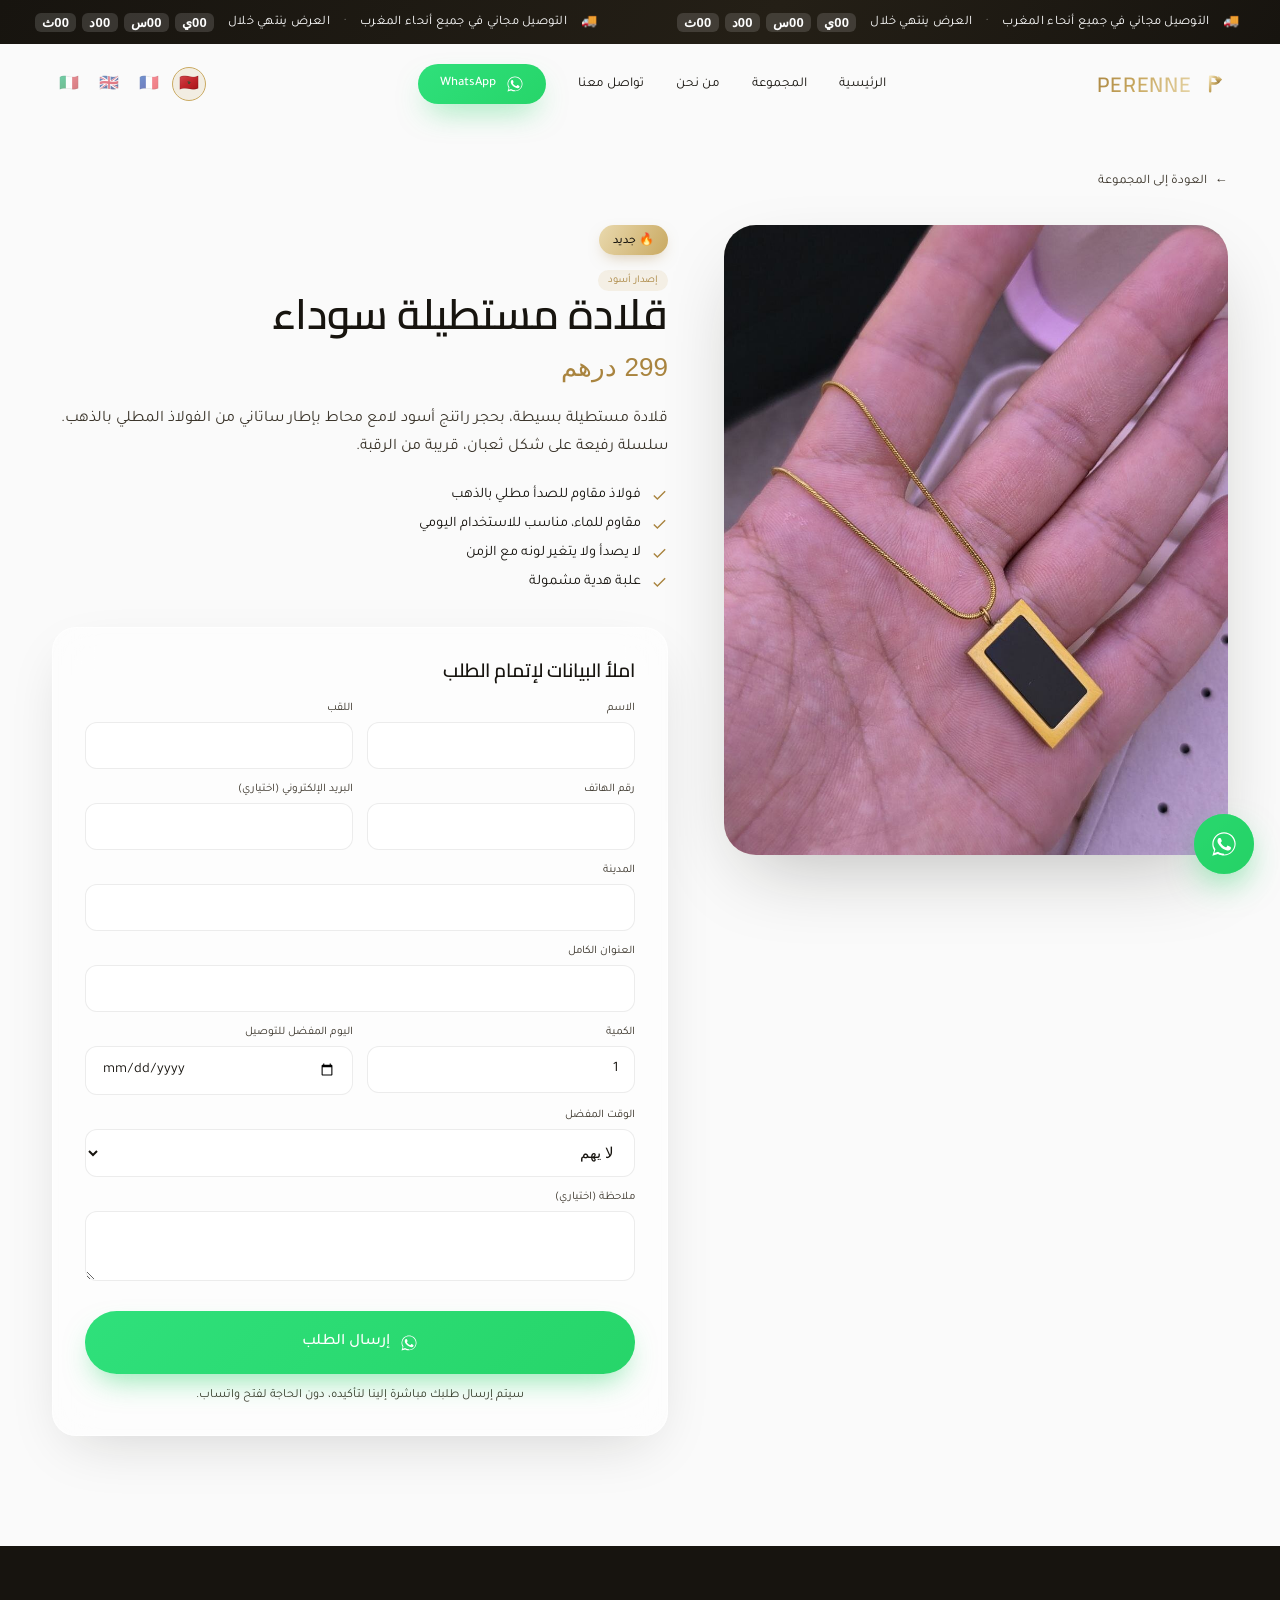
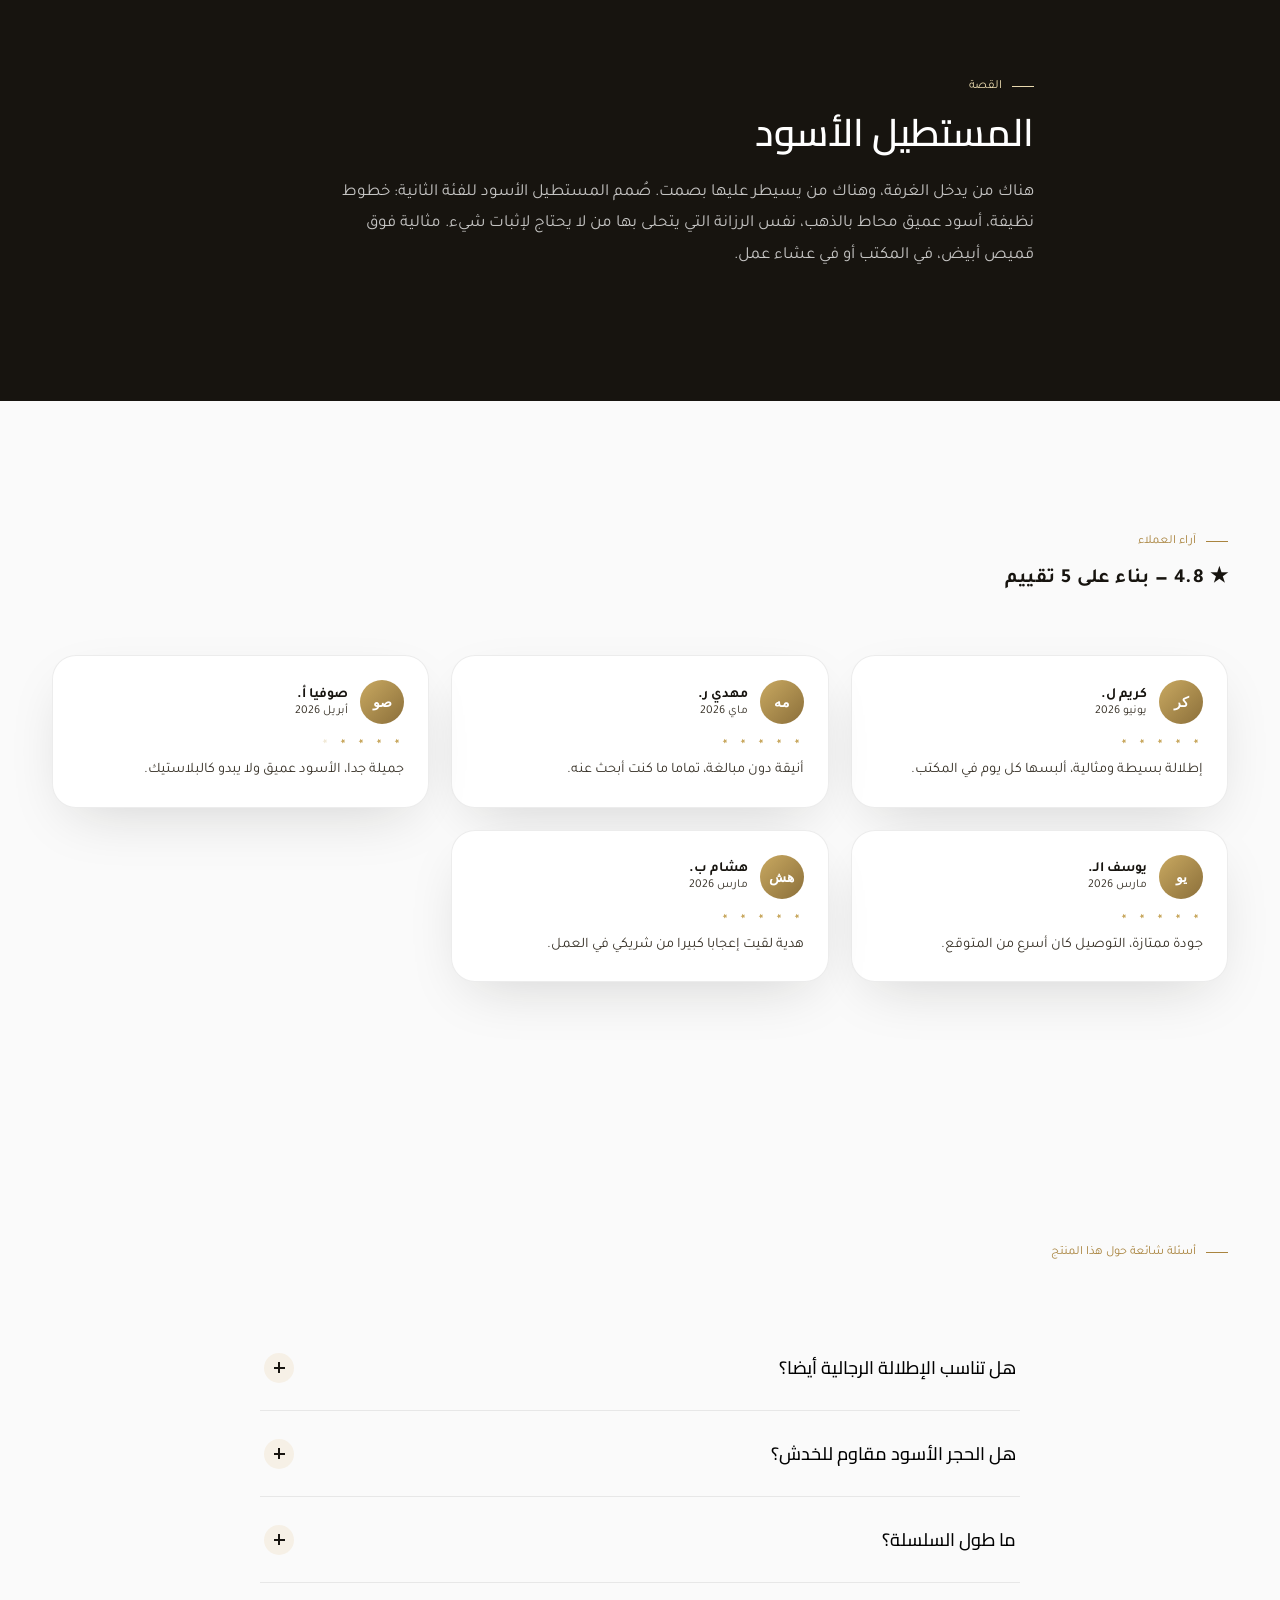
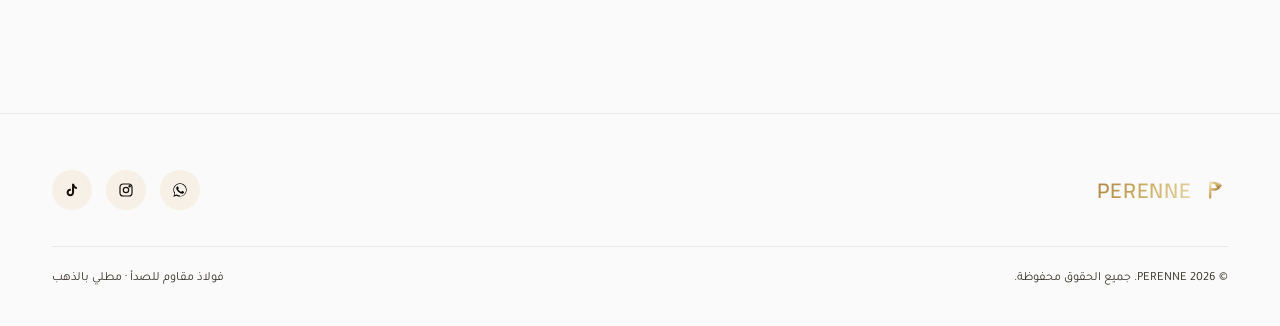
<file: prodotto-collana-rettangolare-nera.html>
<!DOCTYPE html>
<html lang="ar" dir="rtl">
<head>
<meta charset="UTF-8">
<meta name="viewport" content="width=device-width, initial-scale=1.0, viewport-fit=cover">
<title id="metaTitle">PERENNE — مجوهرات من الفولاذ المطلي بالذهب</title>
<meta id="metaDesc" name="description" content="PERENNE — مجوهرات فاخرة من الفولاذ المقاوم للصدأ مطلية بالذهب. مقاومة للماء ولا تفقد لونها. اطلب مباشرة عبر واتساب.">
<meta name="theme-color" content="#FAFAFA">
<meta property="og:title" content="PERENNE">
<link rel="preconnect" href="https://api.fontshare.com">
<link rel="preconnect" href="https://fonts.googleapis.com">
<link rel="preconnect" href="https://fonts.gstatic.com" crossorigin>
<link rel="stylesheet" href="https://api.fontshare.com/v2/css?f[]=clash-display@600,500,400&f[]=general-sans@600,500,400&f[]=space-grotesk@500,400&display=swap">
<link rel="stylesheet" href="https://fonts.googleapis.com/css2?family=Cairo:wght@400;500;600;700&family=Tajawal:wght@400;500;700&display=swap">
<link rel="icon" type="image/svg+xml" href="data:image/svg+xml,%3Csvg%20xmlns%3D%27http%3A//www.w3.org/2000/svg%27%20viewBox%3D%270%200%2064%2064%27%3E%3Crect%20width%3D%2764%27%20height%3D%2764%27%20rx%3D%2716%27%20fill%3D%27%2317140F%27/%3E%3Cpath%20d%3D%27M20%2C50%20L20%2C14%20C33%2C13%2041%2C18%2041%2C24%20C41%2C30%2032%2C32.5%2020%2C29.5%27%20fill%3D%27none%27%20stroke%3D%27%23C9A961%27%20stroke-width%3D%275%27%20stroke-linecap%3D%27round%27%20stroke-linejoin%3D%27round%27/%3E%3Cg%20transform%3D%27rotate%2845%2041%2021%29%27%3E%3Crect%20x%3D%2736%27%20y%3D%2716%27%20width%3D%2710%27%20height%3D%2710%27%20fill%3D%27%23C9A961%27/%3E%3C/g%3E%3C/svg%3E">
<link rel="canonical" href="https://tuosito.com/prodotto-collana-rettangolare-nera.html">
<meta property="og:type" content="product">
<meta property="og:url" content="https://tuosito.com/prodotto-collana-rettangolare-nera.html">
<meta property="og:site_name" content="PERENNE">
<meta name="twitter:card" content="summary">
<meta name="twitter:title" content="Collana Rettangolare Nera — PERENNE">
<meta name="robots" content="index, follow">
<script type="application/ld+json">
{
  "@context": "https://schema.org",
  "@type": "Product",
  "name": "Collana Rettangolare Nera",
  "brand": {"@type": "Brand", "name": "PERENNE"},
  "description": "Gioiello PERENNE in acciaio inossidabile placcato oro.",
  "offers": {
    "@type": "Offer",
    "priceCurrency": "MAD",
    "price": "299",
    "availability": "https://schema.org/InStock",
    "url": "https://tuosito.com/prodotto-collana-rettangolare-nera.html"
  }
}
</script>
<script type="application/ld+json">
{
  "@context": "https://schema.org",
  "@type": "BreadcrumbList",
  "itemListElement": [
    {"@type": "ListItem", "position": 1, "name": "PERENNE", "item": "https://tuosito.com/"},
    {"@type": "ListItem", "position": 2, "name": "Collana Rettangolare Nera", "item": "https://tuosito.com/prodotto-collana-rettangolare-nera.html"}
  ]
}
</script>
<link rel="stylesheet" href="style.css">
</head>
<body>
<svg width="0" height="0" style="position:absolute" aria-hidden="true">
  <defs>
    <linearGradient id="logoGold" x1="0%" y1="0%" x2="100%" y2="100%">
      <stop offset="0%" stop-color="#F3E4BC"/>
      <stop offset="45%" stop-color="#C9A961"/>
      <stop offset="100%" stop-color="#8B6F3A"/>
    </linearGradient>
  </defs>
</svg>

<div id="topbar">
  <div class="topbar-inner">
    <div class="marquee-track" id="marqueeTrack"></div>
  </div>
</div>

<nav id="navbar">
  <div class="container nav-inner">
    <a href="index.html" class="logo"><svg class="logo-icon" viewBox="0 0 64 64" aria-hidden="true"><path d="M20,50 L20,14 C33,13 41,18 41,24 C41,30 32,32.5 20,29.5" fill="none" stroke="url(#logoGold)" stroke-width="6" stroke-linecap="round" stroke-linejoin="round"/><g transform="rotate(45 41 21)"><rect x="35" y="15" width="12" height="12" fill="url(#logoGold)"/></g></svg><span class="logo-text">PERENNE</span></a>
    <div class="nav-links" id="navLinks">
      <a href="index.html#hero" data-i18n="nav.home">الرئيسية</a>
      <a href="index.html#collezione" data-i18n="nav.collection">المجموعة</a>
      <a href="index.html#chi-siamo" data-i18n="nav.about">من نحن</a>
      <a href="index.html#faq" data-i18n="nav.contact">تواصل معنا</a>
      <a href="#" class="btn btn-wa" data-wa-generic>
        <svg viewBox="0 0 24 24"><path d="M17.5 14.4c-.3-.1-1.7-.9-2-1-.3-.1-.5-.1-.6.1-.2.3-.7 1-.9 1.2-.2.2-.3.2-.6.1-.3-.1-1.3-.5-2.4-1.5-.9-.8-1.5-1.8-1.7-2.1-.2-.3 0-.5.1-.6.1-.1.3-.3.4-.5.1-.1.2-.3.3-.4.1-.2 0-.3 0-.5s-.6-1.5-.9-2c-.2-.5-.5-.4-.6-.4h-.5c-.2 0-.5.1-.7.3-.3.3-1 1-1 2.4s1 2.8 1.2 3c.1.2 2 3.1 4.9 4.3.7.3 1.2.5 1.6.6.7.2 1.3.2 1.8.1.5-.1 1.7-.7 1.9-1.3.2-.7.2-1.2.2-1.3-.1-.1-.3-.2-.6-.3z"/><path d="M12 2C6.5 2 2 6.5 2 12c0 1.9.5 3.7 1.5 5.3L2 22l4.8-1.5c1.5.8 3.3 1.3 5.2 1.3 5.5 0 10-4.5 10-10S17.5 2 12 2zm0 18.3c-1.7 0-3.4-.5-4.8-1.4l-.3-.2-3.2 1 1-3.2-.2-.3C3.5 14.7 3 13.4 3 12c0-4.9 4.1-9 9-9s9 4.1 9 9-4.1 9-9 9z"/></svg>
        <span>WhatsApp</span>
      </a>
      <div class="lang-switch" id="langSwitchMobile"></div>
    </div>
    <div class="nav-right">
      <div class="lang-switch" id="langSwitchDesktop"></div>
      <button class="burger" id="burgerBtn" aria-label="Menu"><span></span></button>
    </div>
  </div>
</nav>
<section id="product-page" class="section-pad">
  <div class="container">
    <a href="index.html" class="back-link"><span class="arrow">→</span><span data-i18n="productPage.back">العودة إلى المجموعة</span></a>
    <div class="product-page-grid">
      <div class="product-page-gallery"><img id="ppImg" src="" alt=""></div>
      <div class="product-page-info">
        <div class="pp-badges" id="ppBadges"></div>
        <span class="p-tag" id="ppTag"></span>
        <h1 id="ppName"></h1>
        <div class="pp-price" id="ppPrice"></div>
        <p class="pp-desc" id="ppDesc"></p>
        <ul class="modal-features" id="ppFeatures"></ul>

        <div class="order-form-wrap">
          <h3 data-i18n="form.title">املأ البيانات لإتمام الطلب</h3>
          <form id="orderForm">
            <div class="form-row">
              <div class="field">
                <label data-i18n="form.firstName">الاسم</label>
                <input type="text" id="fFirstName" required>
              </div>
              <div class="field">
                <label data-i18n="form.lastName">اللقب</label>
                <input type="text" id="fLastName" required>
              </div>
            </div>
            <div class="form-row">
              <div class="field">
                <label data-i18n="form.phone">رقم الهاتف</label>
                <input type="tel" id="fPhone" required>
              </div>
              <div class="field">
                <label data-i18n="form.email">البريد الإلكتروني (اختياري)</label>
                <input type="email" id="fEmail">
              </div>
            </div>
            <div class="field">
              <label data-i18n="form.city">المدينة</label>
              <input type="text" id="fCity" required>
            </div>
            <div class="field">
              <label data-i18n="form.address">العنوان الكامل</label>
              <input type="text" id="fAddress" required>
            </div>
            <div class="form-row">
              <div class="field">
                <label data-i18n="form.quantity">الكمية</label>
                <input type="number" id="fQty" min="1" value="1" required>
              </div>
              <div class="field">
                <label data-i18n="form.day">اليوم المفضل للتوصيل</label>
                <input type="date" id="fDay">
              </div>
            </div>
            <div class="field">
              <label data-i18n="form.time">الوقت المفضل</label>
              <select id="fTime">
                <option value="" data-i18n="form.timeAny">لا يهم</option>
                <option value="morning" data-i18n="form.timeMorning">صباحا (9-12)</option>
                <option value="afternoon" data-i18n="form.timeAfternoon">بعد الظهر (12-17)</option>
                <option value="evening" data-i18n="form.timeEvening">مساء (17-20)</option>
              </select>
            </div>
            <div class="field">
              <label data-i18n="form.note">ملاحظة (اختياري)</label>
              <textarea id="fNote"></textarea>
            </div>
            <button type="submit" class="btn btn-wa btn-lg btn-block" id="formSubmitBtn">
              <svg viewBox="0 0 24 24"><path d="M17.5 14.4c-.3-.1-1.7-.9-2-1-.3-.1-.5-.1-.6.1-.2.3-.7 1-.9 1.2-.2.2-.3.2-.6.1-.3-.1-1.3-.5-2.4-1.5-.9-.8-1.5-1.8-1.7-2.1-.2-.3 0-.5.1-.6.1-.1.3-.3.4-.5.1-.1.2-.3.3-.4.1-.2 0-.3 0-.5s-.6-1.5-.9-2c-.2-.5-.5-.4-.6-.4h-.5c-.2 0-.5.1-.7.3-.3.3-1 1-1 2.4s1 2.8 1.2 3c.1.2 2 3.1 4.9 4.3.7.3 1.2.5 1.6.6.7.2 1.3.2 1.8.1.5-.1 1.7-.7 1.9-1.3.2-.7.2-1.2.2-1.3-.1-.1-.3-.2-.6-.3z"/><path d="M12 2C6.5 2 2 6.5 2 12c0 1.9.5 3.7 1.5 5.3L2 22l4.8-1.5c1.5.8 3.3 1.3 5.2 1.3 5.5 0 10-4.5 10-10S17.5 2 12 2zm0 18.3c-1.7 0-3.4-.5-4.8-1.4l-.3-.2-3.2 1 1-3.2-.2-.3C3.5 14.7 3 13.4 3 12c0-4.9 4.1-9 9-9s9 4.1 9 9-4.1 9-9 9z"/></svg>
              <span id="formSubmitLabel" data-i18n="form.submit">إرسال الطلب عبر واتساب</span>
            </button>
            <div id="formStatus" class="form-status" role="status" aria-live="polite"></div>
            <p class="form-note" data-i18n="form.note2">سيتم إرسال طلبك مباشرة إلينا لتأكيده، دون الحاجة لفتح واتساب.</p>
          </form>
        </div>
      </div>
    </div>
  </div>
</section>
<section id="pp-story" class="section-pad reveal-blur-section">
  <div class="container pp-story-inner">
    <div class="pp-story-text reveal-left">
      <div class="eyebrow" data-i18n="productPage.storyLabel">القصة</div>
      <h2 id="ppStoryTitle"></h2>
      <p id="ppStoryText"></p>
    </div>
  </div>
</section>

<section id="pp-reviews" class="section-pad">
  <div class="container">
    <div class="section-head reveal">
      <div class="eyebrow" data-i18n="productPage.reviewsLabel">آراء العملاء</div>
      <h2 id="ppReviewsSummary"></h2>
    </div>
    <div class="pp-reviews-grid" id="ppReviewsGrid"></div>
  </div>
</section>

<section id="pp-faq" class="section-pad">
  <div class="container">
    <div class="section-head reveal">
      <div class="eyebrow" data-i18n="productPage.faqLabel">أسئلة شائعة حول هذا المنتج</div>
    </div>
    <div class="faq-list" id="ppFaqList"></div>
  </div>
</section>

<footer>
  <div class="container">
    <div class="footer-inner">
      <a href="index.html" class="logo"><svg class="logo-icon" viewBox="0 0 64 64" aria-hidden="true"><path d="M20,50 L20,14 C33,13 41,18 41,24 C41,30 32,32.5 20,29.5" fill="none" stroke="url(#logoGold)" stroke-width="6" stroke-linecap="round" stroke-linejoin="round"/><g transform="rotate(45 41 21)"><rect x="35" y="15" width="12" height="12" fill="url(#logoGold)"/></g></svg><span class="logo-text">PERENNE</span></a>
      <div class="footer-social">
        <a href="#" data-wa-generic aria-label="WhatsApp"><svg viewBox="0 0 24 24"><path d="M17.5 14.4c-.3-.1-1.7-.9-2-1-.3-.1-.5-.1-.6.1-.2.3-.7 1-.9 1.2-.2.2-.3.2-.6.1-.3-.1-1.3-.5-2.4-1.5-.9-.8-1.5-1.8-1.7-2.1-.2-.3 0-.5.1-.6.1-.1.3-.3.4-.5.1-.1.2-.3.3-.4.1-.2 0-.3 0-.5s-.6-1.5-.9-2c-.2-.5-.5-.4-.6-.4h-.5c-.2 0-.5.1-.7.3-.3.3-1 1-1 2.4s1 2.8 1.2 3c.1.2 2 3.1 4.9 4.3.7.3 1.2.5 1.6.6.7.2 1.3.2 1.8.1.5-.1 1.7-.7 1.9-1.3.2-.7.2-1.2.2-1.3-.1-.1-.3-.2-.6-.3z"/><path d="M12 2C6.5 2 2 6.5 2 12c0 1.9.5 3.7 1.5 5.3L2 22l4.8-1.5c1.5.8 3.3 1.3 5.2 1.3 5.5 0 10-4.5 10-10S17.5 2 12 2zm0 18.3c-1.7 0-3.4-.5-4.8-1.4l-.3-.2-3.2 1 1-3.2-.2-.3C3.5 14.7 3 13.4 3 12c0-4.9 4.1-9 9-9s9 4.1 9 9-4.1 9-9 9z"/></svg></a>
        <a href="#" aria-label="Instagram"><svg viewBox="0 0 24 24" fill="none" stroke="currentColor" stroke-width="1.8"><rect x="3" y="3" width="18" height="18" rx="5"/><circle cx="12" cy="12" r="4"/><circle cx="17.5" cy="6.5" r="1"/></svg></a>
        <a href="#" aria-label="TikTok"><svg viewBox="0 0 24 24" fill="currentColor"><path d="M16.6 5.8c-.9-.8-1.4-1.9-1.5-3.1h-3.1v13.1c0 1.4-1.1 2.5-2.5 2.5s-2.5-1.1-2.5-2.5 1.1-2.5 2.5-2.5c.3 0 .5 0 .8.1v-3.2c-.3 0-.5-.1-.8-.1-3.1 0-5.6 2.5-5.6 5.6s2.5 5.6 5.6 5.6 5.6-2.5 5.6-5.6V9.1c1.2.9 2.7 1.4 4.2 1.4V7.4c-.9 0-1.9-.3-2.7-.9z"/></svg></a>
      </div>
    </div>
    <div class="footer-bottom">
      <span data-i18n="footer.rights">© 2026 PERENNE. جميع الحقوق محفوظة.</span>
      <span data-i18n="footer.tagline">فولاذ مقاوم للصدأ · مطلي بالذهب</span>
    </div>
  </div>
</footer>

<a id="wa-float" href="#" data-wa-generic aria-label="WhatsApp">
  <svg viewBox="0 0 24 24"><path d="M17.5 14.4c-.3-.1-1.7-.9-2-1-.3-.1-.5-.1-.6.1-.2.3-.7 1-.9 1.2-.2.2-.3.2-.6.1-.3-.1-1.3-.5-2.4-1.5-.9-.8-1.5-1.8-1.7-2.1-.2-.3 0-.5.1-.6.1-.1.3-.3.4-.5.1-.1.2-.3.3-.4.1-.2 0-.3 0-.5s-.6-1.5-.9-2c-.2-.5-.5-.4-.6-.4h-.5c-.2 0-.5.1-.7.3-.3.3-1 1-1 2.4s1 2.8 1.2 3c.1.2 2 3.1 4.9 4.3.7.3 1.2.5 1.6.6.7.2 1.3.2 1.8.1.5-.1 1.7-.7 1.9-1.3.2-.7.2-1.2.2-1.3-.1-.1-.3-.2-.6-.3z"/><path d="M12 2C6.5 2 2 6.5 2 12c0 1.9.5 3.7 1.5 5.3L2 22l4.8-1.5c1.5.8 3.3 1.3 5.2 1.3 5.5 0 10-4.5 10-10S17.5 2 12 2zm0 18.3c-1.7 0-3.4-.5-4.8-1.4l-.3-.2-3.2 1 1-3.2-.2-.3C3.5 14.7 3 13.4 3 12c0-4.9 4.1-9 9-9s9 4.1 9 9-4.1 9-9 9z"/></svg>
</a>

<script>const PRODUCT_ID = "rettangolare-nera";</script>
<script src="script.js"></script>
</body>
</html>
</file>
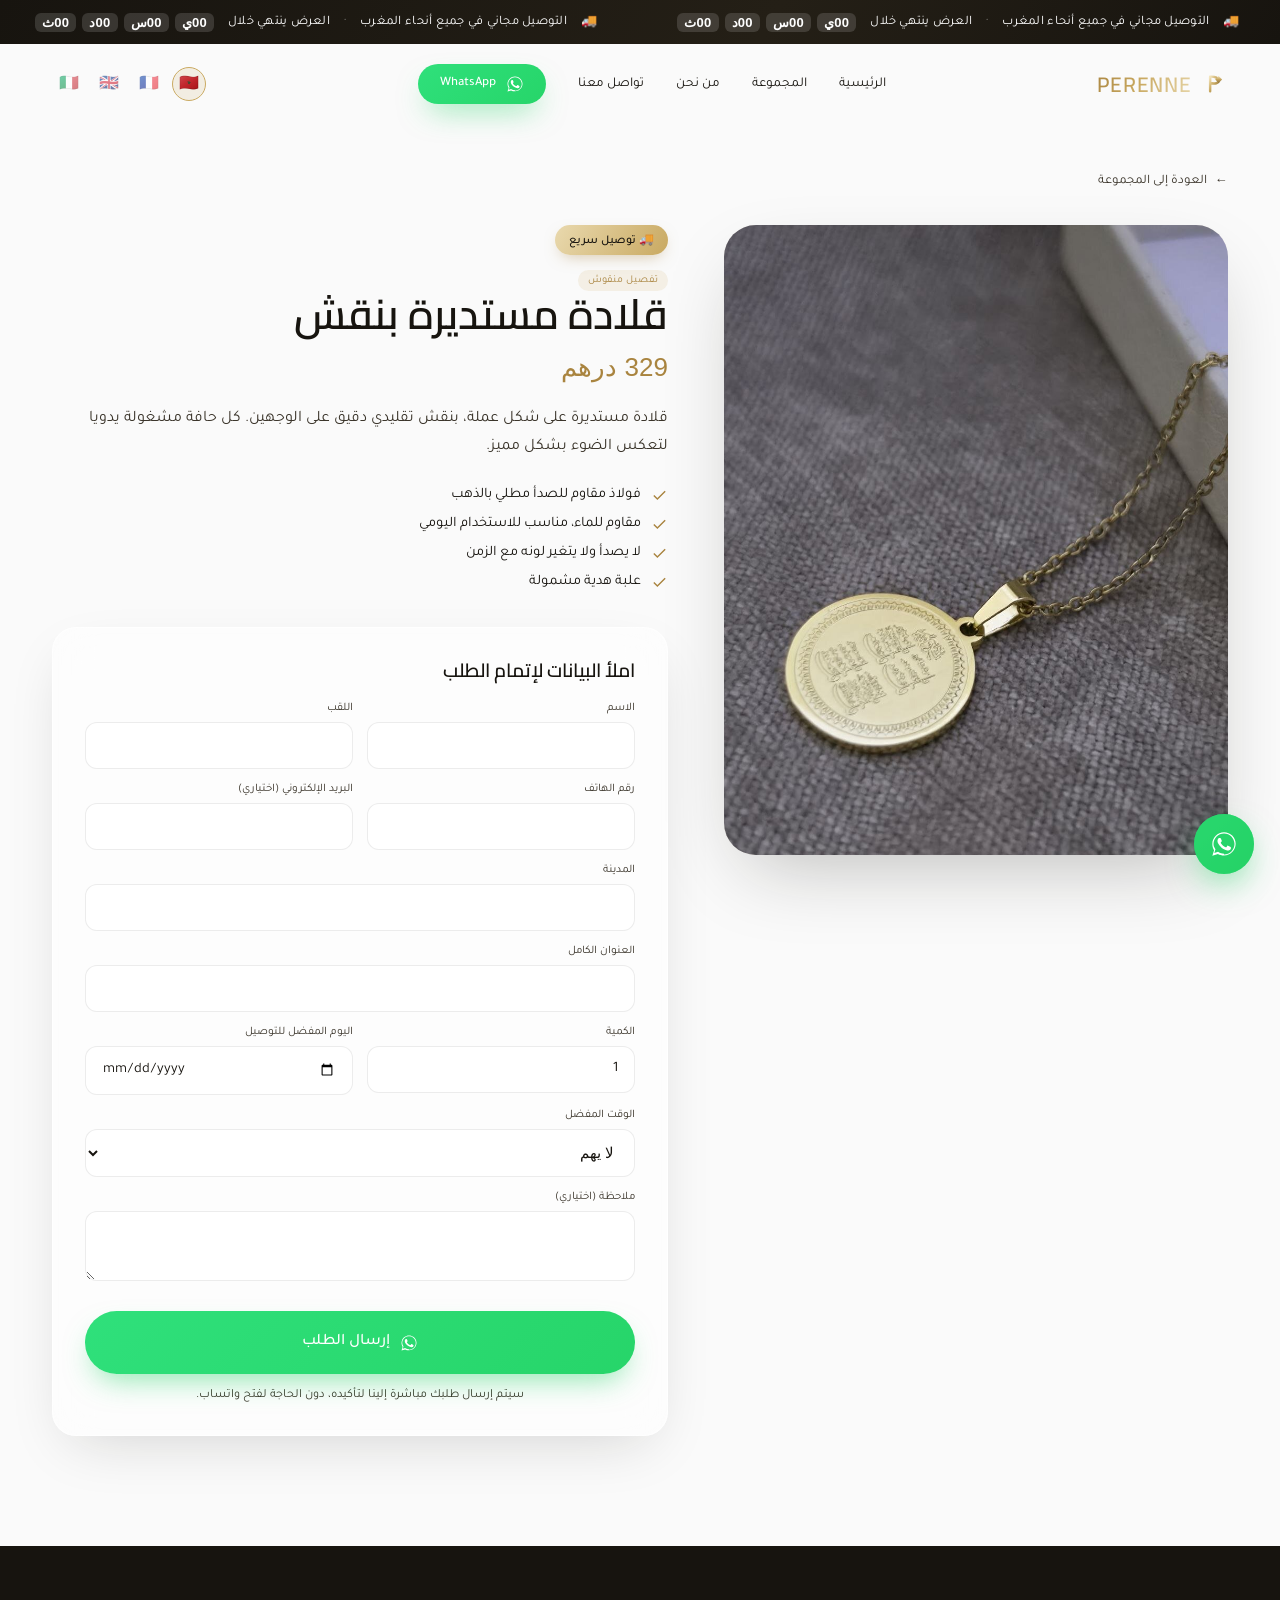
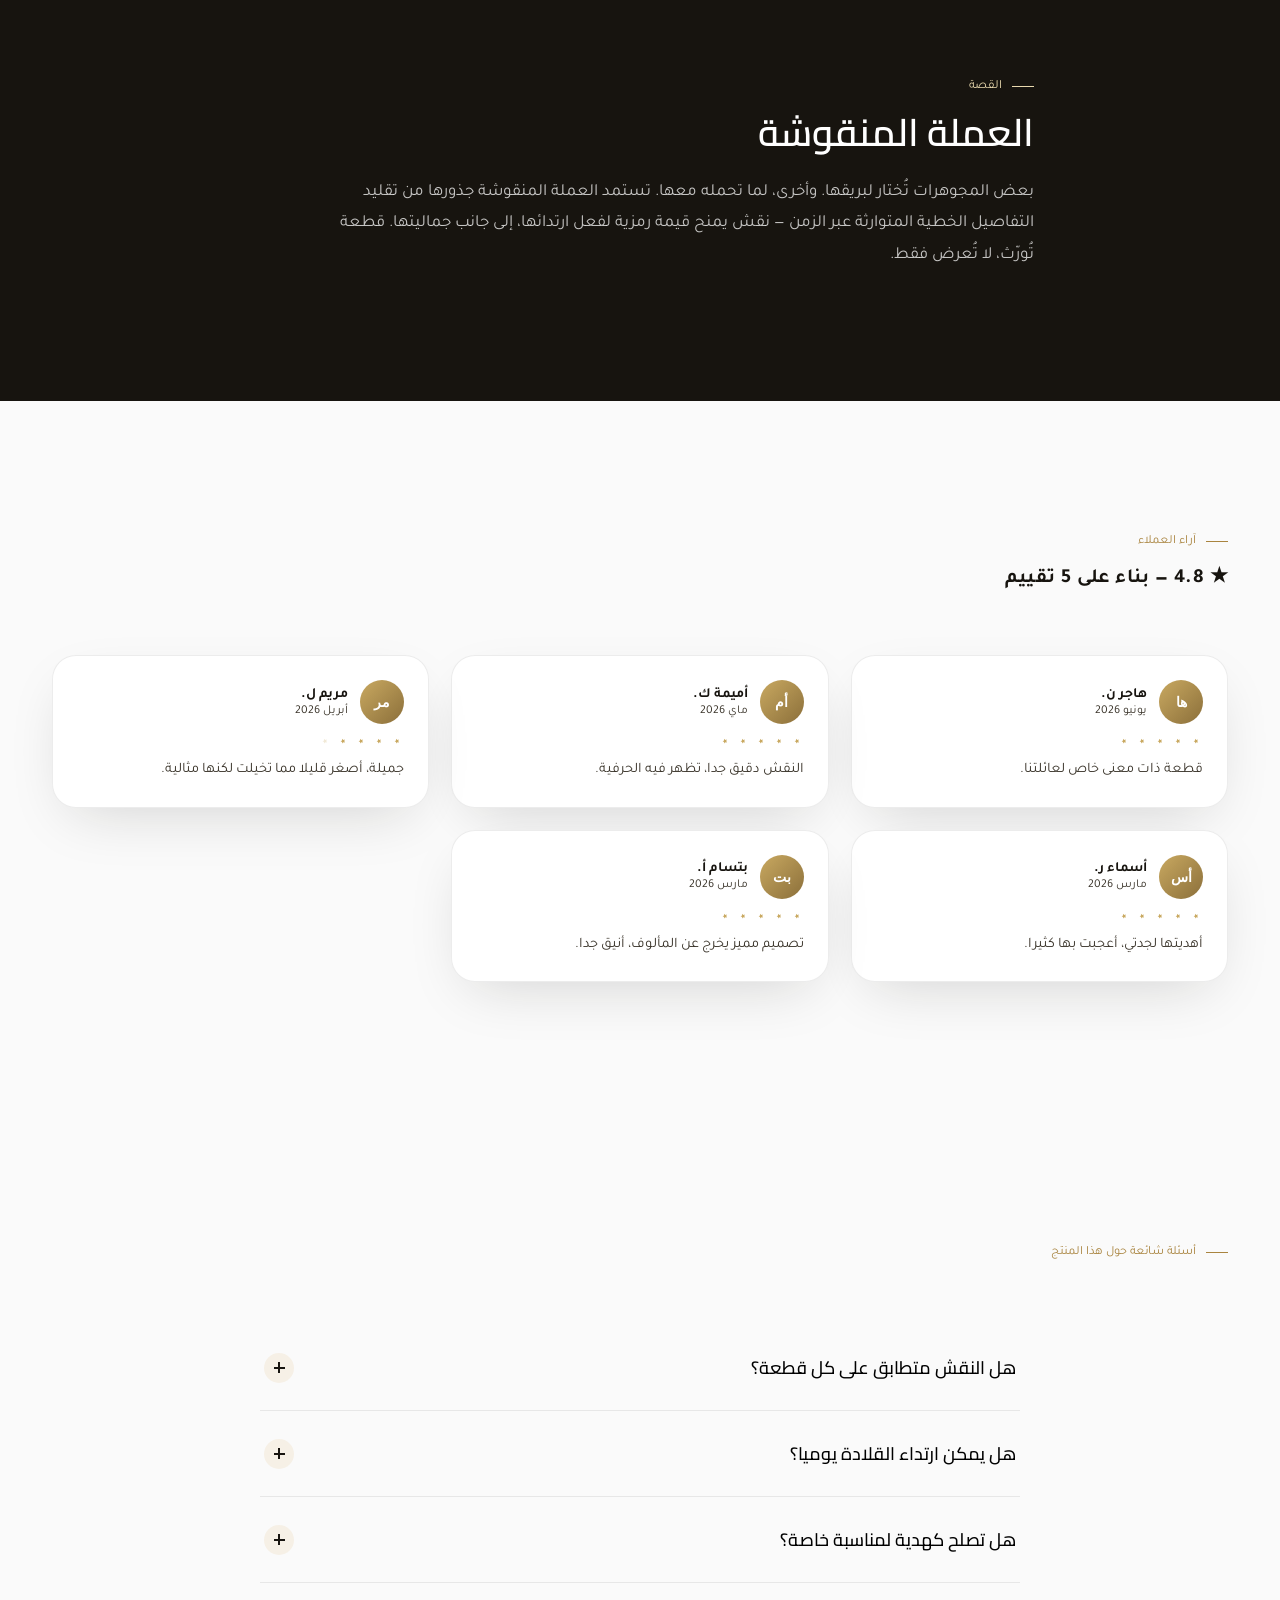
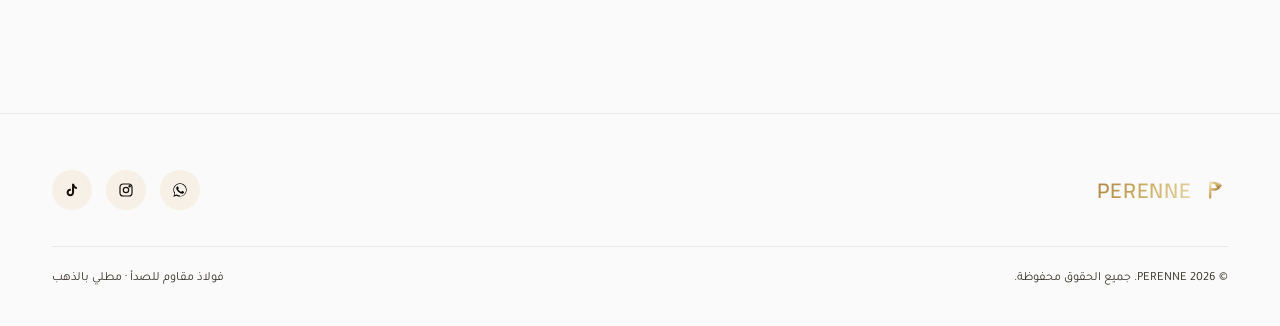
<file: prodotto-collana-rotonda-incisione.html>
<!DOCTYPE html>
<html lang="ar" dir="rtl">
<head>
<meta charset="UTF-8">
<meta name="viewport" content="width=device-width, initial-scale=1.0, viewport-fit=cover">
<title id="metaTitle">PERENNE — مجوهرات من الفولاذ المطلي بالذهب</title>
<meta id="metaDesc" name="description" content="PERENNE — مجوهرات فاخرة من الفولاذ المقاوم للصدأ مطلية بالذهب. مقاومة للماء ولا تفقد لونها. اطلب مباشرة عبر واتساب.">
<meta name="theme-color" content="#FAFAFA">
<meta property="og:title" content="PERENNE">
<link rel="preconnect" href="https://api.fontshare.com">
<link rel="preconnect" href="https://fonts.googleapis.com">
<link rel="preconnect" href="https://fonts.gstatic.com" crossorigin>
<link rel="stylesheet" href="https://api.fontshare.com/v2/css?f[]=clash-display@600,500,400&f[]=general-sans@600,500,400&f[]=space-grotesk@500,400&display=swap">
<link rel="stylesheet" href="https://fonts.googleapis.com/css2?family=Cairo:wght@400;500;600;700&family=Tajawal:wght@400;500;700&display=swap">
<link rel="icon" type="image/svg+xml" href="data:image/svg+xml,%3Csvg%20xmlns%3D%27http%3A//www.w3.org/2000/svg%27%20viewBox%3D%270%200%2064%2064%27%3E%3Crect%20width%3D%2764%27%20height%3D%2764%27%20rx%3D%2716%27%20fill%3D%27%2317140F%27/%3E%3Cpath%20d%3D%27M20%2C50%20L20%2C14%20C33%2C13%2041%2C18%2041%2C24%20C41%2C30%2032%2C32.5%2020%2C29.5%27%20fill%3D%27none%27%20stroke%3D%27%23C9A961%27%20stroke-width%3D%275%27%20stroke-linecap%3D%27round%27%20stroke-linejoin%3D%27round%27/%3E%3Cg%20transform%3D%27rotate%2845%2041%2021%29%27%3E%3Crect%20x%3D%2736%27%20y%3D%2716%27%20width%3D%2710%27%20height%3D%2710%27%20fill%3D%27%23C9A961%27/%3E%3C/g%3E%3C/svg%3E">
<link rel="canonical" href="https://tuosito.com/prodotto-collana-rotonda-incisione.html">
<meta property="og:type" content="product">
<meta property="og:url" content="https://tuosito.com/prodotto-collana-rotonda-incisione.html">
<meta property="og:site_name" content="PERENNE">
<meta name="twitter:card" content="summary">
<meta name="twitter:title" content="Collana Rotonda con Incisione — PERENNE">
<meta name="robots" content="index, follow">
<script type="application/ld+json">
{
  "@context": "https://schema.org",
  "@type": "Product",
  "name": "Collana Rotonda con Incisione",
  "brand": {"@type": "Brand", "name": "PERENNE"},
  "description": "Gioiello PERENNE in acciaio inossidabile placcato oro.",
  "offers": {
    "@type": "Offer",
    "priceCurrency": "MAD",
    "price": "329",
    "availability": "https://schema.org/InStock",
    "url": "https://tuosito.com/prodotto-collana-rotonda-incisione.html"
  }
}
</script>
<script type="application/ld+json">
{
  "@context": "https://schema.org",
  "@type": "BreadcrumbList",
  "itemListElement": [
    {"@type": "ListItem", "position": 1, "name": "PERENNE", "item": "https://tuosito.com/"},
    {"@type": "ListItem", "position": 2, "name": "Collana Rotonda con Incisione", "item": "https://tuosito.com/prodotto-collana-rotonda-incisione.html"}
  ]
}
</script>
<link rel="stylesheet" href="style.css">
</head>
<body>
<svg width="0" height="0" style="position:absolute" aria-hidden="true">
  <defs>
    <linearGradient id="logoGold" x1="0%" y1="0%" x2="100%" y2="100%">
      <stop offset="0%" stop-color="#F3E4BC"/>
      <stop offset="45%" stop-color="#C9A961"/>
      <stop offset="100%" stop-color="#8B6F3A"/>
    </linearGradient>
  </defs>
</svg>

<div id="topbar">
  <div class="topbar-inner">
    <div class="marquee-track" id="marqueeTrack"></div>
  </div>
</div>

<nav id="navbar">
  <div class="container nav-inner">
    <a href="index.html" class="logo"><svg class="logo-icon" viewBox="0 0 64 64" aria-hidden="true"><path d="M20,50 L20,14 C33,13 41,18 41,24 C41,30 32,32.5 20,29.5" fill="none" stroke="url(#logoGold)" stroke-width="6" stroke-linecap="round" stroke-linejoin="round"/><g transform="rotate(45 41 21)"><rect x="35" y="15" width="12" height="12" fill="url(#logoGold)"/></g></svg><span class="logo-text">PERENNE</span></a>
    <div class="nav-links" id="navLinks">
      <a href="index.html#hero" data-i18n="nav.home">الرئيسية</a>
      <a href="index.html#collezione" data-i18n="nav.collection">المجموعة</a>
      <a href="index.html#chi-siamo" data-i18n="nav.about">من نحن</a>
      <a href="index.html#faq" data-i18n="nav.contact">تواصل معنا</a>
      <a href="#" class="btn btn-wa" data-wa-generic>
        <svg viewBox="0 0 24 24"><path d="M17.5 14.4c-.3-.1-1.7-.9-2-1-.3-.1-.5-.1-.6.1-.2.3-.7 1-.9 1.2-.2.2-.3.2-.6.1-.3-.1-1.3-.5-2.4-1.5-.9-.8-1.5-1.8-1.7-2.1-.2-.3 0-.5.1-.6.1-.1.3-.3.4-.5.1-.1.2-.3.3-.4.1-.2 0-.3 0-.5s-.6-1.5-.9-2c-.2-.5-.5-.4-.6-.4h-.5c-.2 0-.5.1-.7.3-.3.3-1 1-1 2.4s1 2.8 1.2 3c.1.2 2 3.1 4.9 4.3.7.3 1.2.5 1.6.6.7.2 1.3.2 1.8.1.5-.1 1.7-.7 1.9-1.3.2-.7.2-1.2.2-1.3-.1-.1-.3-.2-.6-.3z"/><path d="M12 2C6.5 2 2 6.5 2 12c0 1.9.5 3.7 1.5 5.3L2 22l4.8-1.5c1.5.8 3.3 1.3 5.2 1.3 5.5 0 10-4.5 10-10S17.5 2 12 2zm0 18.3c-1.7 0-3.4-.5-4.8-1.4l-.3-.2-3.2 1 1-3.2-.2-.3C3.5 14.7 3 13.4 3 12c0-4.9 4.1-9 9-9s9 4.1 9 9-4.1 9-9 9z"/></svg>
        <span>WhatsApp</span>
      </a>
      <div class="lang-switch" id="langSwitchMobile"></div>
    </div>
    <div class="nav-right">
      <div class="lang-switch" id="langSwitchDesktop"></div>
      <button class="burger" id="burgerBtn" aria-label="Menu"><span></span></button>
    </div>
  </div>
</nav>
<section id="product-page" class="section-pad">
  <div class="container">
    <a href="index.html" class="back-link"><span class="arrow">→</span><span data-i18n="productPage.back">العودة إلى المجموعة</span></a>
    <div class="product-page-grid">
      <div class="product-page-gallery"><img id="ppImg" src="" alt=""></div>
      <div class="product-page-info">
        <div class="pp-badges" id="ppBadges"></div>
        <span class="p-tag" id="ppTag"></span>
        <h1 id="ppName"></h1>
        <div class="pp-price" id="ppPrice"></div>
        <p class="pp-desc" id="ppDesc"></p>
        <ul class="modal-features" id="ppFeatures"></ul>

        <div class="order-form-wrap">
          <h3 data-i18n="form.title">املأ البيانات لإتمام الطلب</h3>
          <form id="orderForm">
            <div class="form-row">
              <div class="field">
                <label data-i18n="form.firstName">الاسم</label>
                <input type="text" id="fFirstName" required>
              </div>
              <div class="field">
                <label data-i18n="form.lastName">اللقب</label>
                <input type="text" id="fLastName" required>
              </div>
            </div>
            <div class="form-row">
              <div class="field">
                <label data-i18n="form.phone">رقم الهاتف</label>
                <input type="tel" id="fPhone" required>
              </div>
              <div class="field">
                <label data-i18n="form.email">البريد الإلكتروني (اختياري)</label>
                <input type="email" id="fEmail">
              </div>
            </div>
            <div class="field">
              <label data-i18n="form.city">المدينة</label>
              <input type="text" id="fCity" required>
            </div>
            <div class="field">
              <label data-i18n="form.address">العنوان الكامل</label>
              <input type="text" id="fAddress" required>
            </div>
            <div class="form-row">
              <div class="field">
                <label data-i18n="form.quantity">الكمية</label>
                <input type="number" id="fQty" min="1" value="1" required>
              </div>
              <div class="field">
                <label data-i18n="form.day">اليوم المفضل للتوصيل</label>
                <input type="date" id="fDay">
              </div>
            </div>
            <div class="field">
              <label data-i18n="form.time">الوقت المفضل</label>
              <select id="fTime">
                <option value="" data-i18n="form.timeAny">لا يهم</option>
                <option value="morning" data-i18n="form.timeMorning">صباحا (9-12)</option>
                <option value="afternoon" data-i18n="form.timeAfternoon">بعد الظهر (12-17)</option>
                <option value="evening" data-i18n="form.timeEvening">مساء (17-20)</option>
              </select>
            </div>
            <div class="field">
              <label data-i18n="form.note">ملاحظة (اختياري)</label>
              <textarea id="fNote"></textarea>
            </div>
            <button type="submit" class="btn btn-wa btn-lg btn-block" id="formSubmitBtn">
              <svg viewBox="0 0 24 24"><path d="M17.5 14.4c-.3-.1-1.7-.9-2-1-.3-.1-.5-.1-.6.1-.2.3-.7 1-.9 1.2-.2.2-.3.2-.6.1-.3-.1-1.3-.5-2.4-1.5-.9-.8-1.5-1.8-1.7-2.1-.2-.3 0-.5.1-.6.1-.1.3-.3.4-.5.1-.1.2-.3.3-.4.1-.2 0-.3 0-.5s-.6-1.5-.9-2c-.2-.5-.5-.4-.6-.4h-.5c-.2 0-.5.1-.7.3-.3.3-1 1-1 2.4s1 2.8 1.2 3c.1.2 2 3.1 4.9 4.3.7.3 1.2.5 1.6.6.7.2 1.3.2 1.8.1.5-.1 1.7-.7 1.9-1.3.2-.7.2-1.2.2-1.3-.1-.1-.3-.2-.6-.3z"/><path d="M12 2C6.5 2 2 6.5 2 12c0 1.9.5 3.7 1.5 5.3L2 22l4.8-1.5c1.5.8 3.3 1.3 5.2 1.3 5.5 0 10-4.5 10-10S17.5 2 12 2zm0 18.3c-1.7 0-3.4-.5-4.8-1.4l-.3-.2-3.2 1 1-3.2-.2-.3C3.5 14.7 3 13.4 3 12c0-4.9 4.1-9 9-9s9 4.1 9 9-4.1 9-9 9z"/></svg>
              <span id="formSubmitLabel" data-i18n="form.submit">إرسال الطلب عبر واتساب</span>
            </button>
            <div id="formStatus" class="form-status" role="status" aria-live="polite"></div>
            <p class="form-note" data-i18n="form.note2">سيتم إرسال طلبك مباشرة إلينا لتأكيده، دون الحاجة لفتح واتساب.</p>
          </form>
        </div>
      </div>
    </div>
  </div>
</section>
<section id="pp-story" class="section-pad reveal-blur-section">
  <div class="container pp-story-inner">
    <div class="pp-story-text reveal-left">
      <div class="eyebrow" data-i18n="productPage.storyLabel">القصة</div>
      <h2 id="ppStoryTitle"></h2>
      <p id="ppStoryText"></p>
    </div>
  </div>
</section>

<section id="pp-reviews" class="section-pad">
  <div class="container">
    <div class="section-head reveal">
      <div class="eyebrow" data-i18n="productPage.reviewsLabel">آراء العملاء</div>
      <h2 id="ppReviewsSummary"></h2>
    </div>
    <div class="pp-reviews-grid" id="ppReviewsGrid"></div>
  </div>
</section>

<section id="pp-faq" class="section-pad">
  <div class="container">
    <div class="section-head reveal">
      <div class="eyebrow" data-i18n="productPage.faqLabel">أسئلة شائعة حول هذا المنتج</div>
    </div>
    <div class="faq-list" id="ppFaqList"></div>
  </div>
</section>

<footer>
  <div class="container">
    <div class="footer-inner">
      <a href="index.html" class="logo"><svg class="logo-icon" viewBox="0 0 64 64" aria-hidden="true"><path d="M20,50 L20,14 C33,13 41,18 41,24 C41,30 32,32.5 20,29.5" fill="none" stroke="url(#logoGold)" stroke-width="6" stroke-linecap="round" stroke-linejoin="round"/><g transform="rotate(45 41 21)"><rect x="35" y="15" width="12" height="12" fill="url(#logoGold)"/></g></svg><span class="logo-text">PERENNE</span></a>
      <div class="footer-social">
        <a href="#" data-wa-generic aria-label="WhatsApp"><svg viewBox="0 0 24 24"><path d="M17.5 14.4c-.3-.1-1.7-.9-2-1-.3-.1-.5-.1-.6.1-.2.3-.7 1-.9 1.2-.2.2-.3.2-.6.1-.3-.1-1.3-.5-2.4-1.5-.9-.8-1.5-1.8-1.7-2.1-.2-.3 0-.5.1-.6.1-.1.3-.3.4-.5.1-.1.2-.3.3-.4.1-.2 0-.3 0-.5s-.6-1.5-.9-2c-.2-.5-.5-.4-.6-.4h-.5c-.2 0-.5.1-.7.3-.3.3-1 1-1 2.4s1 2.8 1.2 3c.1.2 2 3.1 4.9 4.3.7.3 1.2.5 1.6.6.7.2 1.3.2 1.8.1.5-.1 1.7-.7 1.9-1.3.2-.7.2-1.2.2-1.3-.1-.1-.3-.2-.6-.3z"/><path d="M12 2C6.5 2 2 6.5 2 12c0 1.9.5 3.7 1.5 5.3L2 22l4.8-1.5c1.5.8 3.3 1.3 5.2 1.3 5.5 0 10-4.5 10-10S17.5 2 12 2zm0 18.3c-1.7 0-3.4-.5-4.8-1.4l-.3-.2-3.2 1 1-3.2-.2-.3C3.5 14.7 3 13.4 3 12c0-4.9 4.1-9 9-9s9 4.1 9 9-4.1 9-9 9z"/></svg></a>
        <a href="#" aria-label="Instagram"><svg viewBox="0 0 24 24" fill="none" stroke="currentColor" stroke-width="1.8"><rect x="3" y="3" width="18" height="18" rx="5"/><circle cx="12" cy="12" r="4"/><circle cx="17.5" cy="6.5" r="1"/></svg></a>
        <a href="#" aria-label="TikTok"><svg viewBox="0 0 24 24" fill="currentColor"><path d="M16.6 5.8c-.9-.8-1.4-1.9-1.5-3.1h-3.1v13.1c0 1.4-1.1 2.5-2.5 2.5s-2.5-1.1-2.5-2.5 1.1-2.5 2.5-2.5c.3 0 .5 0 .8.1v-3.2c-.3 0-.5-.1-.8-.1-3.1 0-5.6 2.5-5.6 5.6s2.5 5.6 5.6 5.6 5.6-2.5 5.6-5.6V9.1c1.2.9 2.7 1.4 4.2 1.4V7.4c-.9 0-1.9-.3-2.7-.9z"/></svg></a>
      </div>
    </div>
    <div class="footer-bottom">
      <span data-i18n="footer.rights">© 2026 PERENNE. جميع الحقوق محفوظة.</span>
      <span data-i18n="footer.tagline">فولاذ مقاوم للصدأ · مطلي بالذهب</span>
    </div>
  </div>
</footer>

<a id="wa-float" href="#" data-wa-generic aria-label="WhatsApp">
  <svg viewBox="0 0 24 24"><path d="M17.5 14.4c-.3-.1-1.7-.9-2-1-.3-.1-.5-.1-.6.1-.2.3-.7 1-.9 1.2-.2.2-.3.2-.6.1-.3-.1-1.3-.5-2.4-1.5-.9-.8-1.5-1.8-1.7-2.1-.2-.3 0-.5.1-.6.1-.1.3-.3.4-.5.1-.1.2-.3.3-.4.1-.2 0-.3 0-.5s-.6-1.5-.9-2c-.2-.5-.5-.4-.6-.4h-.5c-.2 0-.5.1-.7.3-.3.3-1 1-1 2.4s1 2.8 1.2 3c.1.2 2 3.1 4.9 4.3.7.3 1.2.5 1.6.6.7.2 1.3.2 1.8.1.5-.1 1.7-.7 1.9-1.3.2-.7.2-1.2.2-1.3-.1-.1-.3-.2-.6-.3z"/><path d="M12 2C6.5 2 2 6.5 2 12c0 1.9.5 3.7 1.5 5.3L2 22l4.8-1.5c1.5.8 3.3 1.3 5.2 1.3 5.5 0 10-4.5 10-10S17.5 2 12 2zm0 18.3c-1.7 0-3.4-.5-4.8-1.4l-.3-.2-3.2 1 1-3.2-.2-.3C3.5 14.7 3 13.4 3 12c0-4.9 4.1-9 9-9s9 4.1 9 9-4.1 9-9 9z"/></svg>
</a>

<script>const PRODUCT_ID = "rotonda-incisione";</script>
<script src="script.js"></script>
</body>
</html>
</file>
<file: style.css>
:root{
  --bg:#FAFAFA; --cream:#F6F0E6; --beige:#EBE0CC;
  --gold:#C9A961; --gold-light:#E9D9AE; --gold-deep:#A9843F;
  --ink:#17140F; --ink-soft:#3A342A; --white:#FFFFFF;
  --line:rgba(23,20,15,0.08);
  --glass:rgba(255,255,255,0.55); --glass-border:rgba(255,255,255,0.65);
  --shadow-soft:0 20px 60px -20px rgba(23,20,15,0.18);
  --shadow-deep:0 30px 80px -24px rgba(23,20,15,0.28);
  --radius-xl:32px; --radius-lg:24px; --radius-md:18px; --radius-sm:12px;
  --ff-display:'Clash Display','General Sans',sans-serif;
  --ff-body:'General Sans',sans-serif;
  --ff-mono:'Space Grotesk',sans-serif;
  --ff-ar-display:'Cairo',sans-serif;
  --ff-ar-body:'Tajawal',sans-serif;
  --wa-green:#25D366;
  --ease:cubic-bezier(.16,.84,.24,1);
  --topbar-h:44px;
  --nav-h:78px;
}
*{margin:0;padding:0;box-sizing:border-box;}
html{scroll-behavior:smooth;}
body{font-family:var(--ff-body);background:var(--bg);color:var(--ink);overflow-x:hidden;-webkit-font-smoothing:antialiased;}
html[dir="rtl"] body{font-family:var(--ff-ar-body);}
html[dir="rtl"] h1,html[dir="rtl"] h2,html[dir="rtl"] h3,html[dir="rtl"] .logo{font-family:var(--ff-ar-display);}
html[dir="rtl"] .eyebrow,html[dir="rtl"] .p-price,html[dir="rtl"] .btn,html[dir="rtl"] .p-tag,html[dir="rtl"] .modal-price{font-family:var(--ff-ar-body);}
img{max-width:100%;display:block;}
a{color:inherit;text-decoration:none;}
button{font-family:inherit;cursor:pointer;border:none;background:none;}
::selection{background:var(--gold-light);color:var(--ink);}
@media (prefers-reduced-motion: reduce){*{animation-duration:0.01ms !important;animation-iteration-count:1 !important;transition-duration:0.01ms !important;scroll-behavior:auto !important;}}
.container{max-width:1240px;margin:0 auto;padding:0 32px;}
@media(max-width:640px){.container{padding:0 20px;}}
[dir="rtl"] .container, [dir="rtl"] body{text-align:right;}
.eyebrow{font-family:var(--ff-mono);font-size:12.5px;letter-spacing:0.18em;text-transform:uppercase;color:var(--gold-deep);display:inline-flex;align-items:center;gap:10px;}
.eyebrow::before{content:'';width:22px;height:1px;background:var(--gold-deep);display:inline-block;}
[dir="rtl"] .eyebrow{letter-spacing:0;text-transform:none;}
h1,h2,h3{font-family:var(--ff-display);font-weight:600;letter-spacing:-0.02em;line-height:1.15;}
[dir="rtl"] h1,[dir="rtl"] h2,[dir="rtl"] h3{letter-spacing:0;}

.reveal{opacity:0;transform:translateY(28px);transition:opacity 0.9s var(--ease),transform 0.9s var(--ease);}
.reveal.in{opacity:1;transform:translateY(0);}
.reveal-left{opacity:0;transform:translateX(-46px);transition:opacity 0.9s var(--ease),transform 0.9s var(--ease);}
.reveal-left.in{opacity:1;transform:translateX(0);}
[dir="rtl"] .reveal-left{transform:translateX(46px);}
.reveal-right{opacity:0;transform:translateX(46px);transition:opacity 0.9s var(--ease),transform 0.9s var(--ease);}
.reveal-right.in{opacity:1;transform:translateX(0);}
[dir="rtl"] .reveal-right{transform:translateX(-46px);}
.reveal-scale{opacity:0;transform:scale(0.92);transition:opacity 1s var(--ease),transform 1s var(--ease);}
.reveal-scale.in{opacity:1;transform:scale(1);}
.stagger > *{transition-delay:calc(var(--i,0) * 0.09s);}

.btn{position:relative;display:inline-flex;align-items:center;justify-content:center;gap:10px;padding:17px 30px;border-radius:100px;font-family:var(--ff-mono);font-size:14.5px;font-weight:500;white-space:nowrap;transition:transform 0.45s var(--ease),box-shadow 0.45s var(--ease);overflow:hidden;isolation:isolate;}
.btn:active{transform:scale(0.97);}
.btn-gold{color:var(--ink);background:linear-gradient(120deg,var(--gold-light),var(--gold) 45%,var(--gold-deep) 100%);background-size:220% 220%;box-shadow:0 14px 34px -10px rgba(169,132,63,0.55);}
.btn-gold::before{content:'';position:absolute;inset:0;background:linear-gradient(120deg,transparent,rgba(255,255,255,0.65),transparent);transform:translateX(-120%);transition:transform 0.7s var(--ease);z-index:1;}
.btn-gold:hover{transform:translateY(-3px) scale(1.03);box-shadow:0 20px 46px -12px rgba(169,132,63,0.65);background-position:100% 50%;}
.btn-gold:hover::before{transform:translateX(120%);}
.btn-ghost{color:var(--ink);background:var(--glass);backdrop-filter:blur(18px);-webkit-backdrop-filter:blur(18px);border:1px solid var(--glass-border);}
.btn-ghost:hover{transform:translateY(-3px) scale(1.03);box-shadow:var(--shadow-soft);background:rgba(255,255,255,0.8);}
.btn-wa{color:#fff;background:linear-gradient(135deg,#2FE07B,var(--wa-green) 60%,#1EAE52);background-size:200% 200%;box-shadow:0 14px 30px -10px rgba(37,211,102,0.55);}
.btn-wa:hover{transform:translateY(-3px) scale(1.03);box-shadow:0 20px 42px -12px rgba(37,211,102,0.65);background-position:100% 50%;}
.btn-wa svg{width:18px;height:18px;fill:currentColor;}
.btn-block{width:100%;}
.btn-lg{padding:22px 36px;font-size:16px;}

#topbar{position:fixed;top:0;left:0;right:0;z-index:210;height:var(--topbar-h);background:linear-gradient(120deg,var(--ink),#241f16 60%,var(--ink));color:#fff;display:flex;align-items:center;overflow:hidden;}
.topbar-inner{width:100%;display:flex;align-items:center;justify-content:center;gap:14px;font-family:var(--ff-mono);font-size:12.5px;letter-spacing:.02em;padding:0 16px;flex-wrap:wrap;}
[dir="rtl"] .topbar-inner{font-family:var(--ff-ar-body);font-size:13px;}
.topbar-inner .sep{opacity:.4;}
#topbarCountdown{display:flex;gap:6px;font-family:var(--ff-mono);font-variant-numeric:tabular-nums;}
#topbarCountdown b{background:rgba(255,255,255,0.14);border-radius:6px;padding:2px 7px;font-weight:600;}
.topbar-truck{font-size:14px;}
@media(max-width:640px){.topbar-inner{font-size:11px;gap:8px;}#topbarCountdown b{padding:2px 5px;}}

.lang-switch{display:flex;align-items:center;gap:6px;}
.lang-switch button{width:34px;height:34px;border-radius:50%;display:flex;align-items:center;justify-content:center;font-size:16px;background:transparent;border:1.5px solid transparent;transition:all .35s var(--ease);opacity:.55;}
.lang-switch button:hover{opacity:1;transform:translateY(-2px);}
.lang-switch button.active{opacity:1;border-color:var(--gold);background:rgba(201,169,97,0.15);}
#langSwitchMobile{display:none;}
@media(max-width:900px){
  #langSwitchDesktop{display:none;}
  #langSwitchMobile{display:flex;}
}

#navbar{position:fixed;top:var(--topbar-h);left:0;right:0;z-index:200;padding:20px 0;transition:background .5s var(--ease),padding .5s var(--ease),box-shadow .5s var(--ease),border-color .5s var(--ease),top .3s;border-bottom:1px solid transparent;}
#navbar.scrolled{background:rgba(250,250,250,0.72);backdrop-filter:blur(20px) saturate(160%);-webkit-backdrop-filter:blur(20px) saturate(160%);padding:13px 0;border-bottom:1px solid var(--line);box-shadow:0 8px 30px -20px rgba(23,20,15,0.2);}
.nav-inner{display:flex;align-items:center;justify-content:space-between;gap:20px;}
.logo{font-family:var(--ff-display);font-size:22px;font-weight:600;letter-spacing:0.04em;display:flex;align-items:center;gap:9px;}
.logo-mark{width:11px;height:11px;border-radius:50%;background:linear-gradient(135deg,var(--gold-light),var(--gold-deep));box-shadow:0 0 0 4px rgba(201,169,97,0.18);}
.nav-links{display:flex;align-items:center;gap:32px;}
.nav-links a:not(.btn){font-family:var(--ff-mono);font-size:13.5px;position:relative;padding:4px 0;}
[dir="rtl"] .nav-links a:not(.btn){font-family:var(--ff-ar-body);}
.nav-links a:not(.btn)::after{content:'';position:absolute;left:0;bottom:0;width:0;height:1px;background:var(--ink);transition:width 0.4s var(--ease);}
.nav-links a:not(.btn):hover::after{width:100%;}
.nav-links .btn{padding:11px 22px;font-size:13px;}
.nav-right{display:flex;align-items:center;gap:18px;}
.burger{display:none;width:44px;height:44px;border-radius:50%;background:var(--glass);backdrop-filter:blur(14px);align-items:center;justify-content:center;border:1px solid var(--glass-border);flex-shrink:0;}
.burger span{display:block;width:18px;height:1.5px;background:var(--ink);position:relative;}
.burger span::before,.burger span::after{content:'';position:absolute;left:0;width:18px;height:1.5px;background:var(--ink);transition:transform .3s;}
.burger span::before{top:-6px;}
.burger span::after{top:6px;}
@media(max-width:900px){
  .nav-links{position:fixed;top:0;right:0;height:100vh;width:78%;max-width:340px;background:rgba(250,250,250,0.97);backdrop-filter:blur(24px);flex-direction:column;justify-content:center;align-items:flex-start;gap:26px;padding:40px;transform:translateX(100%);transition:transform 0.5s var(--ease);box-shadow:-20px 0 60px rgba(0,0,0,0.1);}
  [dir="rtl"] .nav-links{right:auto;left:0;transform:translateX(-100%);box-shadow:20px 0 60px rgba(0,0,0,0.1);}
  .nav-links.open{transform:translateX(0);}
  .nav-links a{font-size:18px;}
  .burger{display:flex;}
  .nav-links .lang-switch{margin-top:6px;}
}

#hero{position:relative;min-height:100vh;display:flex;align-items:center;padding:calc(var(--topbar-h) + var(--nav-h) + 60px) 0 80px;overflow:hidden;}
.hero-bg{position:absolute;inset:-10%;background:radial-gradient(circle at 18% 24%, rgba(233,217,174,0.9), transparent 45%),radial-gradient(circle at 82% 12%, rgba(201,169,97,0.5), transparent 40%),radial-gradient(circle at 68% 78%, rgba(246,240,230,0.95), transparent 50%),linear-gradient(160deg,#FDFCFA 0%,#F6F0E6 55%,#EFE4CE 100%);z-index:-2;}
.hero-bg::after{content:'';position:absolute;inset:0;background:radial-gradient(circle at 50% 100%, rgba(255,255,255,0.9), transparent 60%);}
.hero-grid{display:grid;grid-template-columns:1.1fr 0.9fr;gap:40px;align-items:center;width:100%;}
.hero-kicker{margin-bottom:26px;}
.hero-title{font-size:clamp(38px,6vw,80px);margin-bottom:26px;}
.hero-title .line{display:block;overflow:hidden;}
.hero-title .line span{display:inline-block;transform:translateY(110%);transition:transform 1s var(--ease);}
.hero-title .line:nth-child(1) span{transition-delay:0.05s;}
.hero-title .line:nth-child(2) span{transition-delay:0.18s;}
#hero.loaded .hero-title .line span{transform:translateY(0);}
.hero-title .accent{background:linear-gradient(120deg,var(--gold-deep),var(--gold) 40%,var(--gold-light));-webkit-background-clip:text;background-clip:text;color:transparent;}
[dir="ltr"] .hero-title .accent{font-style:italic;}
.hero-sub{font-size:18px;color:var(--ink-soft);max-width:460px;margin-bottom:40px;line-height:1.7;}
.hero-actions{display:flex;gap:16px;flex-wrap:wrap;}
.hero-visual{position:relative;}
.hero-card{position:relative;border-radius:var(--radius-xl);overflow:hidden;box-shadow:var(--shadow-deep);aspect-ratio:4/5;will-change:transform;}
.hero-card img{width:100%;height:100%;object-fit:cover;transform:scale(1.08);transition:transform 6s var(--ease);}
#hero.loaded .hero-card img{transform:scale(1);}
.hero-card::after{content:'';position:absolute;inset:0;background:linear-gradient(200deg,rgba(255,255,255,0.12),transparent 40%, rgba(23,20,15,0.18));mix-blend-mode:overlay;}
.hero-float-badge{position:absolute;bottom:-26px;left:-26px;background:var(--glass);backdrop-filter:blur(20px);border:1px solid var(--glass-border);border-radius:var(--radius-lg);padding:18px 22px;box-shadow:var(--shadow-soft);display:flex;align-items:center;gap:12px;animation:floaty 5s ease-in-out infinite;}
[dir="rtl"] .hero-float-badge{left:auto;right:-26px;}
@keyframes floaty{0%,100%{transform:translateY(0);}50%{transform:translateY(-10px);}}
.hero-float-badge .dot{width:9px;height:9px;border-radius:50%;background:var(--wa-green);box-shadow:0 0 0 4px rgba(37,211,102,0.2);flex-shrink:0;}
.hero-float-badge b{font-family:var(--ff-mono);font-size:12.5px;}
[dir="rtl"] .hero-float-badge b, [dir="rtl"] .hero-float-badge span{font-family:var(--ff-ar-body);}
.hero-float-badge span{display:block;font-size:11px;color:var(--ink-soft);}
.scroll-cue{position:absolute;bottom:38px;left:50%;transform:translateX(-50%);display:flex;flex-direction:column;align-items:center;gap:8px;font-family:var(--ff-mono);font-size:11px;letter-spacing:0.14em;color:var(--ink-soft);opacity:0.75;}
.scroll-cue .stick{width:1px;height:34px;background:linear-gradient(var(--gold-deep),transparent);position:relative;overflow:hidden;}
.scroll-cue .stick::after{content:'';position:absolute;top:-34px;left:0;width:100%;height:34px;background:linear-gradient(var(--ink),transparent);animation:scrollcue 2.2s ease-in-out infinite;}
@keyframes scrollcue{0%{top:-34px;}100%{top:34px;}}
@media(max-width:900px){.hero-grid{grid-template-columns:1fr;}.hero-visual{order:-1;max-width:340px;margin:0 auto 20px;}.hero-sub{max-width:100%;}}

section{position:relative;}
.section-pad{padding:130px 0;}
@media(max-width:768px){.section-pad{padding:88px 0;}}
.section-head{max-width:640px;margin-bottom:64px;}
.section-head h2{font-size:clamp(28px,4vw,48px);margin-top:18px;}
.section-head p{margin-top:18px;color:var(--ink-soft);font-size:17px;line-height:1.6;}
.center{text-align:center;margin-left:auto;margin-right:auto;}

#collezione{background:linear-gradient(180deg,var(--bg),var(--cream));}
.product-grid{display:grid;grid-template-columns:repeat(3,1fr);gap:28px;}
@media(max-width:980px){.product-grid{grid-template-columns:repeat(2,1fr);}}
@media(max-width:620px){.product-grid{grid-template-columns:1fr;}}
.p-card{position:relative;border-radius:var(--radius-xl);background:var(--glass);backdrop-filter:blur(22px) saturate(140%);-webkit-backdrop-filter:blur(22px) saturate(140%);border:1px solid var(--glass-border);overflow:hidden;box-shadow:var(--shadow-soft);transition:transform 0.55s var(--ease),box-shadow 0.55s var(--ease);display:flex;flex-direction:column;}
.p-card:hover{transform:translateY(-10px);box-shadow:var(--shadow-deep);}
.p-media{position:relative;aspect-ratio:1/1.05;overflow:hidden;cursor:pointer;}
.p-media img{width:100%;height:100%;object-fit:cover;transition:transform 0.8s var(--ease);}
.p-card:hover .p-media img{transform:scale(1.09);}
.p-media::after{content:'';position:absolute;inset:0;background:linear-gradient(180deg,transparent 60%,rgba(23,20,15,0.28));opacity:0;transition:opacity .5s;}
.p-card:hover .p-media::after{opacity:1;}
.p-zoom-tag{position:absolute;bottom:14px;left:14px;background:rgba(255,255,255,0.85);backdrop-filter:blur(10px);padding:7px 13px;border-radius:100px;font-family:var(--ff-mono);font-size:11px;opacity:0;transform:translateY(8px);transition:all .4s var(--ease);}
[dir="rtl"] .p-zoom-tag{left:auto;right:14px;font-family:var(--ff-ar-body);}
.p-card:hover .p-zoom-tag{opacity:1;transform:translateY(0);}
.p-body{padding:24px 24px 26px;display:flex;flex-direction:column;gap:6px;flex:1;}
.p-name{font-family:var(--ff-display);font-size:20px;font-weight:600;}
[dir="rtl"] .p-name{font-family:var(--ff-ar-display);}
.p-desc{font-size:14px;color:var(--ink-soft);line-height:1.6;margin-bottom:10px;}
.p-price-row{display:flex;align-items:center;justify-content:space-between;margin-bottom:16px;}
.p-price{font-family:var(--ff-mono);font-size:19px;font-weight:500;}
.p-price sup{font-size:11px;opacity:.6;margin-inline-start:4px;font-weight:400;}
.p-tag{font-family:var(--ff-mono);font-size:10.5px;color:var(--gold-deep);background:rgba(201,169,97,0.14);padding:5px 10px;border-radius:100px;}
.p-actions{display:flex;gap:10px;margin-top:auto;}
.p-actions .btn{flex:1;padding:13px 14px;font-size:12.5px;}

#fiducia{background:var(--ink);color:#fff;}
#fiducia .section-head p{color:rgba(255,255,255,0.65);}
#fiducia .eyebrow{color:var(--gold-light);}
#fiducia .eyebrow::before{background:var(--gold-light);}
.trust-grid{display:grid;grid-template-columns:repeat(5,1fr);gap:20px;}
@media(max-width:980px){.trust-grid{grid-template-columns:repeat(3,1fr);}}
@media(max-width:620px){.trust-grid{grid-template-columns:repeat(2,1fr);}}
.trust-item{background:rgba(255,255,255,0.05);border:1px solid rgba(255,255,255,0.1);border-radius:var(--radius-lg);padding:30px 22px;text-align:center;transition:transform .5s var(--ease),background .5s var(--ease),border-color .5s var(--ease);}
.trust-item:hover{transform:translateY(-8px);background:rgba(255,255,255,0.09);border-color:rgba(201,169,97,0.5);}
.trust-icon{width:52px;height:52px;margin:0 auto 16px;border-radius:50%;background:linear-gradient(135deg,var(--gold-light),var(--gold-deep));display:flex;align-items:center;justify-content:center;color:var(--ink);}
.trust-icon svg{width:24px;height:24px;}
.trust-item b{display:block;font-family:var(--ff-mono);font-size:13.5px;}
[dir="rtl"] .trust-item b{font-family:var(--ff-ar-body);}

#testimonianze{background:var(--cream);}
.t-track-wrap{overflow:hidden;position:relative;margin:0 -32px;padding:0 32px;}
.t-track{display:flex;gap:24px;transition:transform .8s var(--ease);}
.t-card{flex:0 0 min(380px,86vw);background:var(--white);border-radius:var(--radius-lg);padding:32px;box-shadow:var(--shadow-soft);border:1px solid var(--line);}
.t-stars{display:flex;gap:4px;margin-bottom:16px;}
.t-stars svg{width:16px;height:16px;fill:var(--gold);opacity:0;transform:scale(0.4) rotate(-20deg);transition:all .5s var(--ease);}
.t-card.in .t-stars svg{opacity:1;transform:scale(1) rotate(0);}
.t-stars svg:nth-child(1){transition-delay:.05s;}
.t-stars svg:nth-child(2){transition-delay:.12s;}
.t-stars svg:nth-child(3){transition-delay:.19s;}
.t-stars svg:nth-child(4){transition-delay:.26s;}
.t-stars svg:nth-child(5){transition-delay:.33s;}
.t-quote{font-size:15.5px;line-height:1.7;color:var(--ink-soft);margin-bottom:22px;}
.t-person{display:flex;align-items:center;gap:12px;}
.t-avatar{width:44px;height:44px;border-radius:50%;display:flex;align-items:center;justify-content:center;font-family:var(--ff-mono);font-weight:600;font-size:14px;color:#fff;flex-shrink:0;}
.t-person b{display:block;font-size:14px;}
.t-person span{display:block;font-size:12px;color:var(--ink-soft);}
.t-dots{display:flex;justify-content:center;gap:8px;margin-top:36px;}
.t-dots button{width:8px;height:8px;border-radius:50%;background:var(--line);transition:all .4s var(--ease);}
.t-dots button.active{background:var(--gold-deep);width:24px;}

.faq-list{max-width:760px;margin:0 auto;}
.faq-item{border-bottom:1px solid var(--line);}
.faq-q{display:flex;align-items:center;justify-content:space-between;padding:26px 4px;width:100%;font-family:var(--ff-display);font-size:18px;font-weight:500;gap:16px;}
[dir="rtl"] .faq-q{font-family:var(--ff-ar-display);}
.faq-q span:first-child{text-align:start;}
.faq-q .plus{width:30px;height:30px;border-radius:50%;background:var(--cream);display:flex;align-items:center;justify-content:center;flex-shrink:0;position:relative;transition:transform .5s var(--ease),background .4s;}
.faq-q .plus::before,.faq-q .plus::after{content:'';position:absolute;background:var(--ink);transition:transform .4s var(--ease);}
.faq-q .plus::before{width:11px;height:1.4px;}
.faq-q .plus::after{width:1.4px;height:11px;}
.faq-item.open .plus{background:var(--gold);transform:rotate(180deg);}
.faq-item.open .plus::after{transform:scaleY(0);}
.faq-a{max-height:0;overflow:hidden;transition:max-height .6s var(--ease);}
.faq-a p{padding:0 4px 26px;color:var(--ink-soft);font-size:15px;line-height:1.7;max-width:640px;}

#cta-finale{background:linear-gradient(135deg,var(--ink),#241f16 60%,#332a17);color:#fff;border-radius:var(--radius-xl);margin:0 auto 130px;max-width:1240px;padding:90px 60px;text-align:center;position:relative;overflow:hidden;}
#cta-finale::before{content:'';position:absolute;inset:0;background:radial-gradient(circle at 30% 20%, rgba(201,169,97,0.35), transparent 55%),radial-gradient(circle at 80% 80%, rgba(233,217,174,0.2), transparent 50%);}
#cta-finale h2{font-size:clamp(28px,4.6vw,50px);position:relative;margin-bottom:20px;}
#cta-finale p{position:relative;color:rgba(255,255,255,0.7);margin-bottom:38px;font-size:17px;}
#cta-finale .btn-row{position:relative;display:flex;gap:16px;justify-content:center;flex-wrap:wrap;}
@media(max-width:640px){#cta-finale{padding:60px 26px;margin-bottom:80px;}}

footer{padding:56px 0 40px;border-top:1px solid var(--line);}
.footer-inner{display:flex;justify-content:space-between;align-items:center;flex-wrap:wrap;gap:24px;}
.footer-social{display:flex;gap:14px;}
.footer-social a{width:40px;height:40px;border-radius:50%;background:var(--cream);display:flex;align-items:center;justify-content:center;transition:all .4s var(--ease);}
.footer-social a:hover{background:var(--gold);transform:translateY(-4px);}
.footer-social svg{width:16px;height:16px;}
.footer-bottom{margin-top:36px;padding-top:24px;border-top:1px solid var(--line);display:flex;justify-content:space-between;flex-wrap:wrap;gap:10px;font-size:12.5px;color:var(--ink-soft);font-family:var(--ff-mono);}
[dir="rtl"] .footer-bottom{font-family:var(--ff-ar-body);}

#wa-float{position:fixed;bottom:26px;right:26px;z-index:300;width:60px;height:60px;border-radius:50%;background:linear-gradient(135deg,#2FE07B,var(--wa-green));display:flex;align-items:center;justify-content:center;box-shadow:0 14px 34px -8px rgba(37,211,102,0.6);transition:transform .4s var(--ease);}
#wa-float:hover{transform:scale(1.08);}
#wa-float svg{width:28px;height:28px;fill:#fff;}
#wa-float::before{content:'';position:absolute;inset:0;border-radius:50%;background:var(--wa-green);opacity:0.6;animation:pulse 2.2s ease-out infinite;z-index:-1;}
@keyframes pulse{0%{transform:scale(1);opacity:.55;}100%{transform:scale(1.9);opacity:0;}}

#p-modal{position:fixed;inset:0;z-index:500;display:flex;align-items:center;justify-content:center;padding:24px;opacity:0;pointer-events:none;transition:opacity .5s var(--ease);}
#p-modal.open{opacity:1;pointer-events:auto;}
#p-modal .backdrop{position:absolute;inset:0;background:rgba(23,20,15,0.55);backdrop-filter:blur(10px);}
.modal-panel{position:relative;background:var(--bg);border-radius:var(--radius-xl);max-width:960px;width:100%;max-height:88vh;overflow-y:auto;box-shadow:var(--shadow-deep);display:grid;grid-template-columns:1fr 1fr;transform:translateY(30px) scale(0.97);opacity:0;transition:transform .5s var(--ease),opacity .5s var(--ease);}
#p-modal.open .modal-panel{transform:translateY(0) scale(1);opacity:1;}
.modal-close{position:absolute;top:18px;inset-inline-end:18px;z-index:2;width:38px;height:38px;border-radius:50%;background:var(--glass);backdrop-filter:blur(10px);display:flex;align-items:center;justify-content:center;border:1px solid var(--glass-border);transition:transform .3s var(--ease);}
.modal-close:hover{transform:rotate(90deg);}
.modal-gallery{position:relative;background:var(--cream);}
.modal-gallery img{width:100%;height:100%;object-fit:cover;min-height:320px;}
.modal-info{padding:44px 40px;display:flex;flex-direction:column;}
.modal-info .p-tag{align-self:flex-start;margin-bottom:16px;}
[dir="rtl"] .modal-info .p-tag{align-self:flex-end;}
.modal-info h3{font-size:28px;margin-bottom:10px;}
.modal-price{font-family:var(--ff-mono);font-size:24px;margin-bottom:20px;color:var(--gold-deep);}
.modal-info > p{color:var(--ink-soft);line-height:1.7;margin-bottom:24px;}
.modal-features{list-style:none;margin-bottom:30px;display:flex;flex-direction:column;gap:12px;}
.modal-features li{display:flex;align-items:center;gap:10px;font-size:14.5px;}
.modal-features svg{width:17px;height:17px;flex-shrink:0;color:var(--gold-deep);}
.modal-info .btn-lg{margin-top:auto;}
@media(max-width:760px){.modal-panel{grid-template-columns:1fr;max-height:92vh;}.modal-gallery img{min-height:260px;}.modal-info{padding:32px 26px;}}

/* ============ TOPBAR MARQUEE ============ */
#topbar{overflow:hidden;}
.topbar-inner{overflow:hidden;width:100%;padding:0;justify-content:flex-start;flex-wrap:nowrap;}
.marquee-track{display:flex;width:max-content;animation:marquee-ltr 24s linear infinite;will-change:transform;}
[dir="rtl"] .marquee-track{animation-name:marquee-rtl;}
.topbar-inner:hover .marquee-track{animation-play-state:paused;}
.marquee-item{display:flex;align-items:center;gap:14px;white-space:nowrap;padding:0 40px;font-family:var(--ff-mono);font-size:12.5px;letter-spacing:.02em;}
[dir="rtl"] .marquee-item{font-family:var(--ff-ar-body);font-size:13px;}
.marquee-item .sep{opacity:.4;}
.marquee-item .tb-countdown{display:flex;gap:6px;font-family:var(--ff-mono);font-variant-numeric:tabular-nums;}
.marquee-item .tb-countdown b{background:rgba(255,255,255,0.14);border-radius:6px;padding:2px 7px;font-weight:600;}
@keyframes marquee-ltr{from{transform:translateX(0);}to{transform:translateX(-50%);}}
@keyframes marquee-rtl{from{transform:translateX(0);}to{transform:translateX(50%);}}
@media(prefers-reduced-motion: reduce){.marquee-track{animation:none;}}

/* ============ BACK LINK ============ */
.back-link{
  display:inline-flex;align-items:center;gap:8px;
  font-family:var(--ff-mono);font-size:13px;color:var(--ink-soft);
  margin-bottom:34px;transition:gap .3s var(--ease), color .3s var(--ease);
}
[dir="rtl"] .back-link{font-family:var(--ff-ar-body);}
.back-link:hover{gap:12px;color:var(--gold-deep);}
[dir="rtl"] .back-link .arrow{transform:scaleX(-1);}

/* ============ PRODUCT PAGE ============ */
#product-page{padding-top:calc(var(--topbar-h) + var(--nav-h) + 50px);padding-bottom:110px;}
.product-page-grid{display:grid;grid-template-columns:0.9fr 1.1fr;gap:56px;align-items:flex-start;}
@media(max-width:900px){.product-page-grid{grid-template-columns:1fr;gap:34px;}}
.product-page-gallery{
  position:sticky;top:calc(var(--topbar-h) + var(--nav-h) + 30px);
  border-radius:var(--radius-xl);overflow:hidden;box-shadow:var(--shadow-deep);
  aspect-ratio:4/5;background:var(--cream);
}
@media(max-width:900px){.product-page-gallery{position:static;}}
.product-page-gallery img{width:100%;height:100%;object-fit:cover;transition:transform .8s var(--ease);cursor:zoom-in;}
.product-page-gallery:hover img{transform:scale(1.06);}
.product-page-info h1{font-size:clamp(28px,3.4vw,42px);margin-bottom:14px;}
.pp-price{font-family:var(--ff-mono);font-size:26px;color:var(--gold-deep);margin-bottom:22px;}
.product-page-info > p.pp-desc{color:var(--ink-soft);line-height:1.75;font-size:16px;margin-bottom:26px;}

/* ============ ORDER FORM ============ */
.order-form-wrap{
  margin-top:36px;padding:32px;
  background:var(--glass);backdrop-filter:blur(20px);
  border:1px solid var(--glass-border);border-radius:var(--radius-lg);
  box-shadow:var(--shadow-soft);
}
.order-form-wrap h3{font-family:var(--ff-display);font-size:19px;margin-bottom:20px;}
[dir="rtl"] .order-form-wrap h3{font-family:var(--ff-ar-display);}
.form-row{display:grid;grid-template-columns:1fr 1fr;gap:14px;}
@media(max-width:480px){.form-row{grid-template-columns:1fr;}}
.field{margin-bottom:14px;}
.field label{
  display:block;font-family:var(--ff-mono);font-size:11.5px;letter-spacing:.04em;
  text-transform:uppercase;color:var(--ink-soft);margin-bottom:7px;
}
[dir="rtl"] .field label{font-family:var(--ff-ar-body);text-transform:none;letter-spacing:0;}
.field input,.field textarea,.field select{
  width:100%;padding:14px 16px;border-radius:var(--radius-sm);
  border:1.5px solid var(--line);background:rgba(255,255,255,0.7);
  font-family:var(--ff-body);font-size:14.5px;color:var(--ink);
  transition:border-color .3s var(--ease), box-shadow .3s var(--ease);
}
[dir="rtl"] .field input,[dir="rtl"] .field textarea{font-family:var(--ff-ar-body);}
.field input:focus,.field textarea:focus{
  outline:none;border-color:var(--gold);box-shadow:0 0 0 4px rgba(201,169,97,0.18);
}
.field textarea{resize:vertical;min-height:70px;}
#orderForm .btn{margin-top:8px;}
.form-note{font-size:12.5px;color:var(--ink-soft);margin-top:14px;text-align:center;}

/* ============ QUICK ORDER on cards (link to product page) ============ */
.p-actions .btn[href]{text-align:center;}

/* ============ 3D DEPTH EFFECTS ============ */
.hero-orb{
  position:absolute;border-radius:50%;
  filter:blur(50px);z-index:-1;pointer-events:none;
  animation:orb-float 9s ease-in-out infinite;
}
.hero-orb.o1{width:320px;height:320px;top:8%;left:-6%;background:radial-gradient(circle,rgba(233,217,174,0.85),transparent 70%);animation-duration:11s;}
.hero-orb.o2{width:260px;height:260px;bottom:6%;right:-4%;background:radial-gradient(circle,rgba(201,169,97,0.55),transparent 70%);animation-duration:8s;animation-delay:-3s;}
.hero-orb.o3{width:180px;height:180px;top:46%;right:18%;background:radial-gradient(circle,rgba(255,255,255,0.9),transparent 70%);animation-duration:7s;animation-delay:-1.5s;}
@keyframes orb-float{0%,100%{transform:translate(0,0) scale(1);}50%{transform:translate(-16px,-26px) scale(1.08);}}

#hero .container{perspective:1400px;}
.hero-card{transform-style:preserve-3d;transition:transform .35s cubic-bezier(.16,.84,.24,1), box-shadow .35s;}
.hero-card::before{
  content:'';position:absolute;inset:0;z-index:2;
  background:linear-gradient(125deg,rgba(255,255,255,0.35) 0%,transparent 30%,transparent 70%,rgba(255,255,255,0.15) 100%);
  mix-blend-mode:overlay;pointer-events:none;
}

.product-grid{perspective:1600px;}
.p-card{transform-style:preserve-3d;will-change:transform;box-shadow:0 1px 2px rgba(23,20,15,0.06), var(--shadow-soft);}
.p-card:hover{box-shadow:0 1px 2px rgba(23,20,15,0.08), var(--shadow-deep), 0 40px 90px -30px rgba(169,132,63,0.35);}
.p-media{transform:translateZ(20px);}

.product-page-gallery{transform-style:preserve-3d;transition:transform .35s cubic-bezier(.16,.84,.24,1);}

.trust-item{transform-style:preserve-3d;}
.trust-item:hover{box-shadow:0 30px 60px -20px rgba(0,0,0,0.45), 0 0 0 1px rgba(201,169,97,0.25) inset;}
.trust-icon{box-shadow:0 10px 24px -6px rgba(169,132,63,0.6), inset 0 -3px 6px rgba(0,0,0,0.15), inset 0 2px 4px rgba(255,255,255,0.5);}

.btn-gold{box-shadow:0 14px 34px -10px rgba(169,132,63,0.55), inset 0 1px 1px rgba(255,255,255,0.6), inset 0 -2px 4px rgba(169,132,63,0.4);}
.btn-gold:active{transform:scale(0.96) translateY(1px);box-shadow:0 6px 16px -8px rgba(169,132,63,0.5), inset 0 2px 6px rgba(0,0,0,0.2);}
.logo-mark{box-shadow:0 0 0 4px rgba(201,169,97,0.18), 0 3px 8px -2px rgba(169,132,63,0.7), inset 0 1px 2px rgba(255,255,255,0.8);}

@media(prefers-reduced-motion: reduce){
  .hero-orb{animation:none;}
  .hero-card,.p-card,.product-page-gallery{transition:none !important;transform:none !important;}
}

/* ============ FORM STATUS ============ */
.form-status{font-size:13.5px;line-height:1.6;border-radius:var(--radius-sm);padding:0;transition:all .3s var(--ease);}
.form-status:empty{display:none;}
.form-status.success{padding:14px 16px;margin-bottom:14px;background:rgba(37,211,102,0.12);border:1px solid rgba(37,211,102,0.35);color:#1a7a3e;}
.form-status.error{padding:14px 16px;margin-bottom:14px;background:rgba(220,90,60,0.1);border:1px solid rgba(220,90,60,0.3);color:#a83e28;}
.form-status.error a{color:var(--gold-deep);text-decoration:underline;font-weight:600;}
#formSubmitBtn:disabled{opacity:.7;cursor:not-allowed;}

/* ============ LOGO — icona + testo fusi ============ */
.logo{display:flex;align-items:center;gap:10px;}
.logo-icon{width:26px;height:26px;flex-shrink:0;transition:transform .5s var(--ease);}
.logo:hover .logo-icon{transform:rotate(-8deg) scale(1.08);}
.logo-text{
  font-family:var(--ff-display);font-size:21px;font-weight:600;
  letter-spacing:0.14em;
  background:linear-gradient(120deg,var(--gold-deep),var(--gold) 45%,var(--gold-light));
  -webkit-background-clip:text;background-clip:text;color:transparent;
}
[dir="rtl"] .logo-text{font-family:var(--ff-ar-display);letter-spacing:0.04em;}

/* ============ HERO BRAND LOCKUP (logo grande, punto focale) ============ */
.hero-brand{
  display:flex;flex-direction:column;align-items:flex-start;gap:18px;
  margin-bottom:34px;position:relative;
}
[dir="rtl"] .hero-brand{align-items:flex-end;}
.hero-brand-glow{
  position:absolute;top:50%;left:0;transform:translateY(-50%);
  width:220px;height:220px;border-radius:50%;
  background:radial-gradient(circle,rgba(201,169,97,0.45),transparent 70%);
  filter:blur(30px);z-index:-1;
  animation:brand-glow-pulse 4s ease-in-out infinite;
}
[dir="rtl"] .hero-brand-glow{left:auto;right:0;}
@keyframes brand-glow-pulse{0%,100%{opacity:0.6;transform:translateY(-50%) scale(1);}50%{opacity:1;transform:translateY(-50%) scale(1.15);}}
.hero-brand-icon{
  width:56px;height:56px;
  opacity:0;transform:scale(0.6) rotate(-15deg);
  animation:brand-icon-in 1s cubic-bezier(.16,.84,.24,1) 0.1s forwards;
  filter:drop-shadow(0 6px 18px rgba(169,132,63,0.5));
}
@keyframes brand-icon-in{to{opacity:1;transform:scale(1) rotate(0);}}
.hero-brand-word{
  font-family:var(--ff-display);
  font-size:clamp(30px,4.4vw,54px);
  font-weight:600;letter-spacing:0.16em;
  background:linear-gradient(120deg,var(--gold-deep) 0%,var(--gold) 35%,var(--gold-light) 60%,var(--gold) 100%);
  background-size:220% auto;
  -webkit-background-clip:text;background-clip:text;color:transparent;
  opacity:0;transform:translateY(14px);
  animation:brand-word-in 1s cubic-bezier(.16,.84,.24,1) 0.35s forwards, brand-shimmer 6s linear infinite 1.4s;
}
@keyframes brand-word-in{to{opacity:1;transform:translateY(0);}}
@keyframes brand-shimmer{0%{background-position:0% 50%;}100%{background-position:200% 50%;}}
[dir="rtl"] .hero-brand-word{letter-spacing:0.05em;}

/* Particelle luminose leggere nell'hero */
.hero-particle{
  position:absolute;border-radius:50%;
  background:radial-gradient(circle,rgba(255,255,255,0.9),rgba(201,169,97,0.3) 60%,transparent 75%);
  pointer-events:none;z-index:0;
  animation:particle-drift linear infinite;
}
@keyframes particle-drift{
  0%{transform:translateY(0) translateX(0);opacity:0;}
  10%{opacity:0.9;}
  90%{opacity:0.5;}
  100%{transform:translateY(-140px) translateX(20px);opacity:0;}
}
@media(prefers-reduced-motion: reduce){
  .hero-brand-icon,.hero-brand-word,.hero-brand-glow,.hero-particle{animation:none !important;opacity:1;transform:none;}
}

/* ============ PRODUCT PAGE — BADGES ============ */
.pp-badges{display:flex;flex-wrap:wrap;gap:8px;margin-bottom:16px;}
.pp-badge{
  font-family:var(--ff-mono);font-size:12px;font-weight:500;
  padding:7px 14px;border-radius:100px;
  background:linear-gradient(120deg,var(--gold-light),var(--gold));
  color:var(--ink);box-shadow:0 6px 16px -6px rgba(169,132,63,0.5);
}
[dir="rtl"] .pp-badge{font-family:var(--ff-ar-body);}

/* ============ PRODUCT PAGE — STORY ============ */
#pp-story{background:var(--ink);color:#fff;}
.pp-story-inner{max-width:760px;margin:0 auto;text-align:center;}
#pp-story .eyebrow{color:var(--gold-light);justify-content:center;}
#pp-story .eyebrow::before{background:var(--gold-light);}
#pp-story h2{font-size:clamp(26px,3.4vw,38px);margin:16px 0 22px;}
#pp-story p{font-size:17px;line-height:1.85;color:rgba(255,255,255,0.75);}

/* ============ PRODUCT PAGE — REVIEWS ============ */
.pp-reviews-grid{display:grid;grid-template-columns:repeat(3,1fr);gap:22px;}
@media(max-width:980px){.pp-reviews-grid{grid-template-columns:repeat(2,1fr);}}
@media(max-width:620px){.pp-reviews-grid{grid-template-columns:1fr;}}
.review-card{
  background:var(--white);border:1px solid var(--line);border-radius:var(--radius-lg);
  padding:24px;box-shadow:var(--shadow-soft);transition:transform .4s var(--ease);
}
.review-card:hover{transform:translateY(-4px);}
.review-head{display:flex;align-items:center;gap:12px;}
.review-head b{display:block;font-size:14px;}
.review-head span{display:block;font-size:12px;color:var(--ink-soft);}
.review-card .t-stars svg{fill:var(--gold);width:14px;height:14px;}
.review-card .t-quote{font-size:14.5px;}
#pp-reviews .section-head h2{font-family:var(--ff-mono);font-size:20px;letter-spacing:0.02em;}
[dir="rtl"] #pp-reviews .section-head h2{font-family:var(--ff-ar-body);}
</file>
